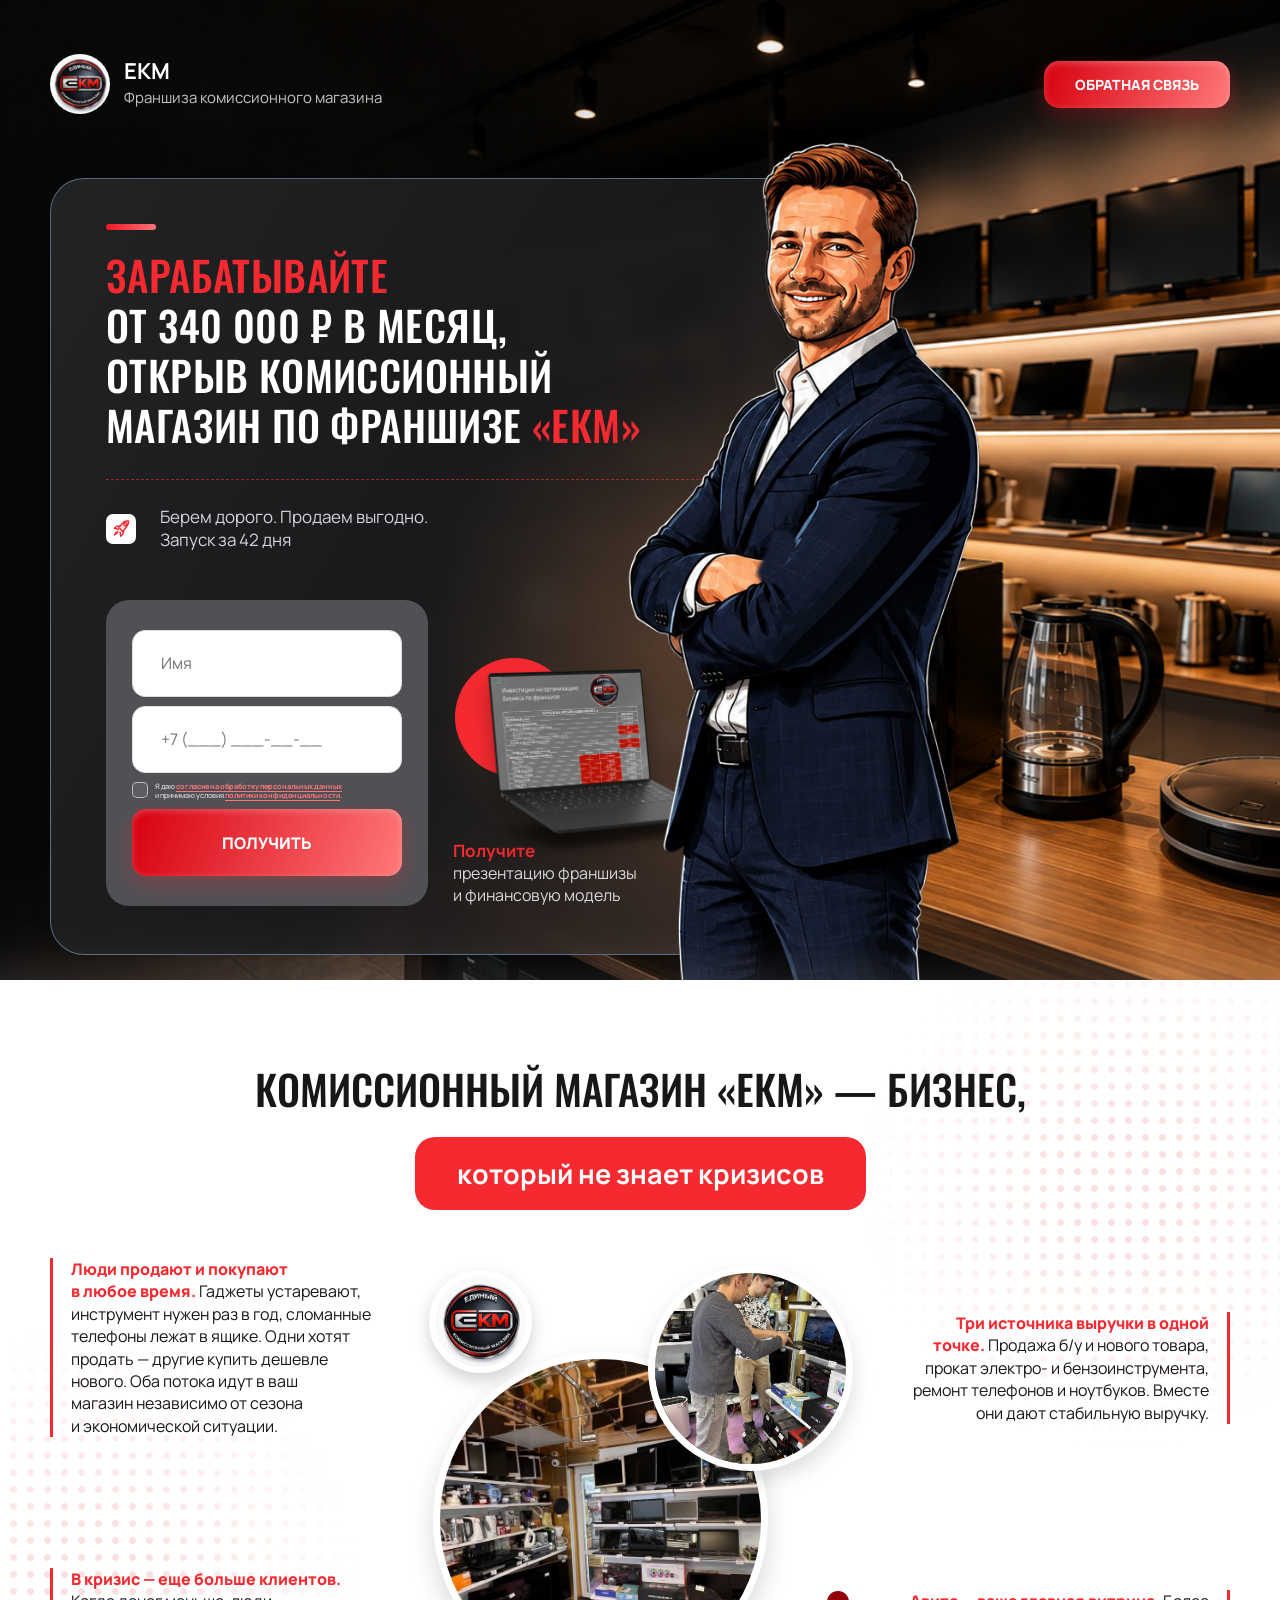
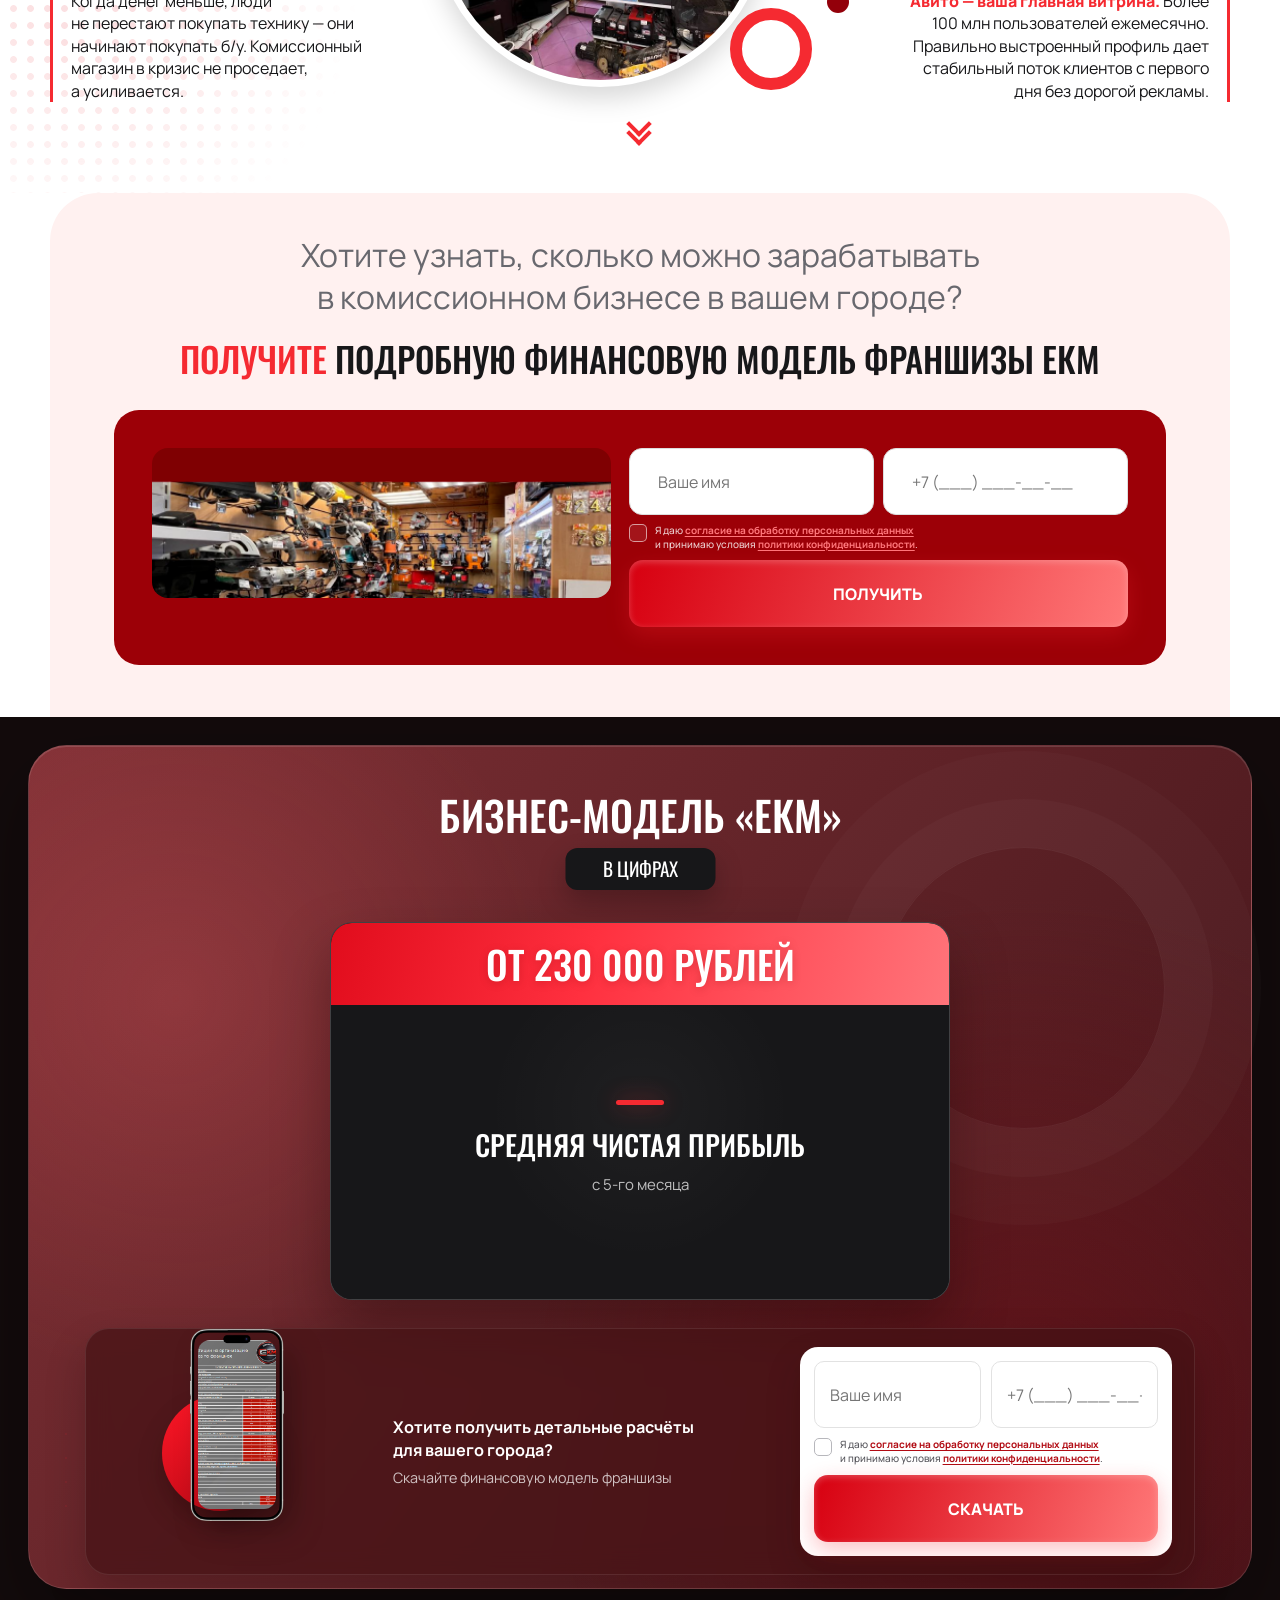
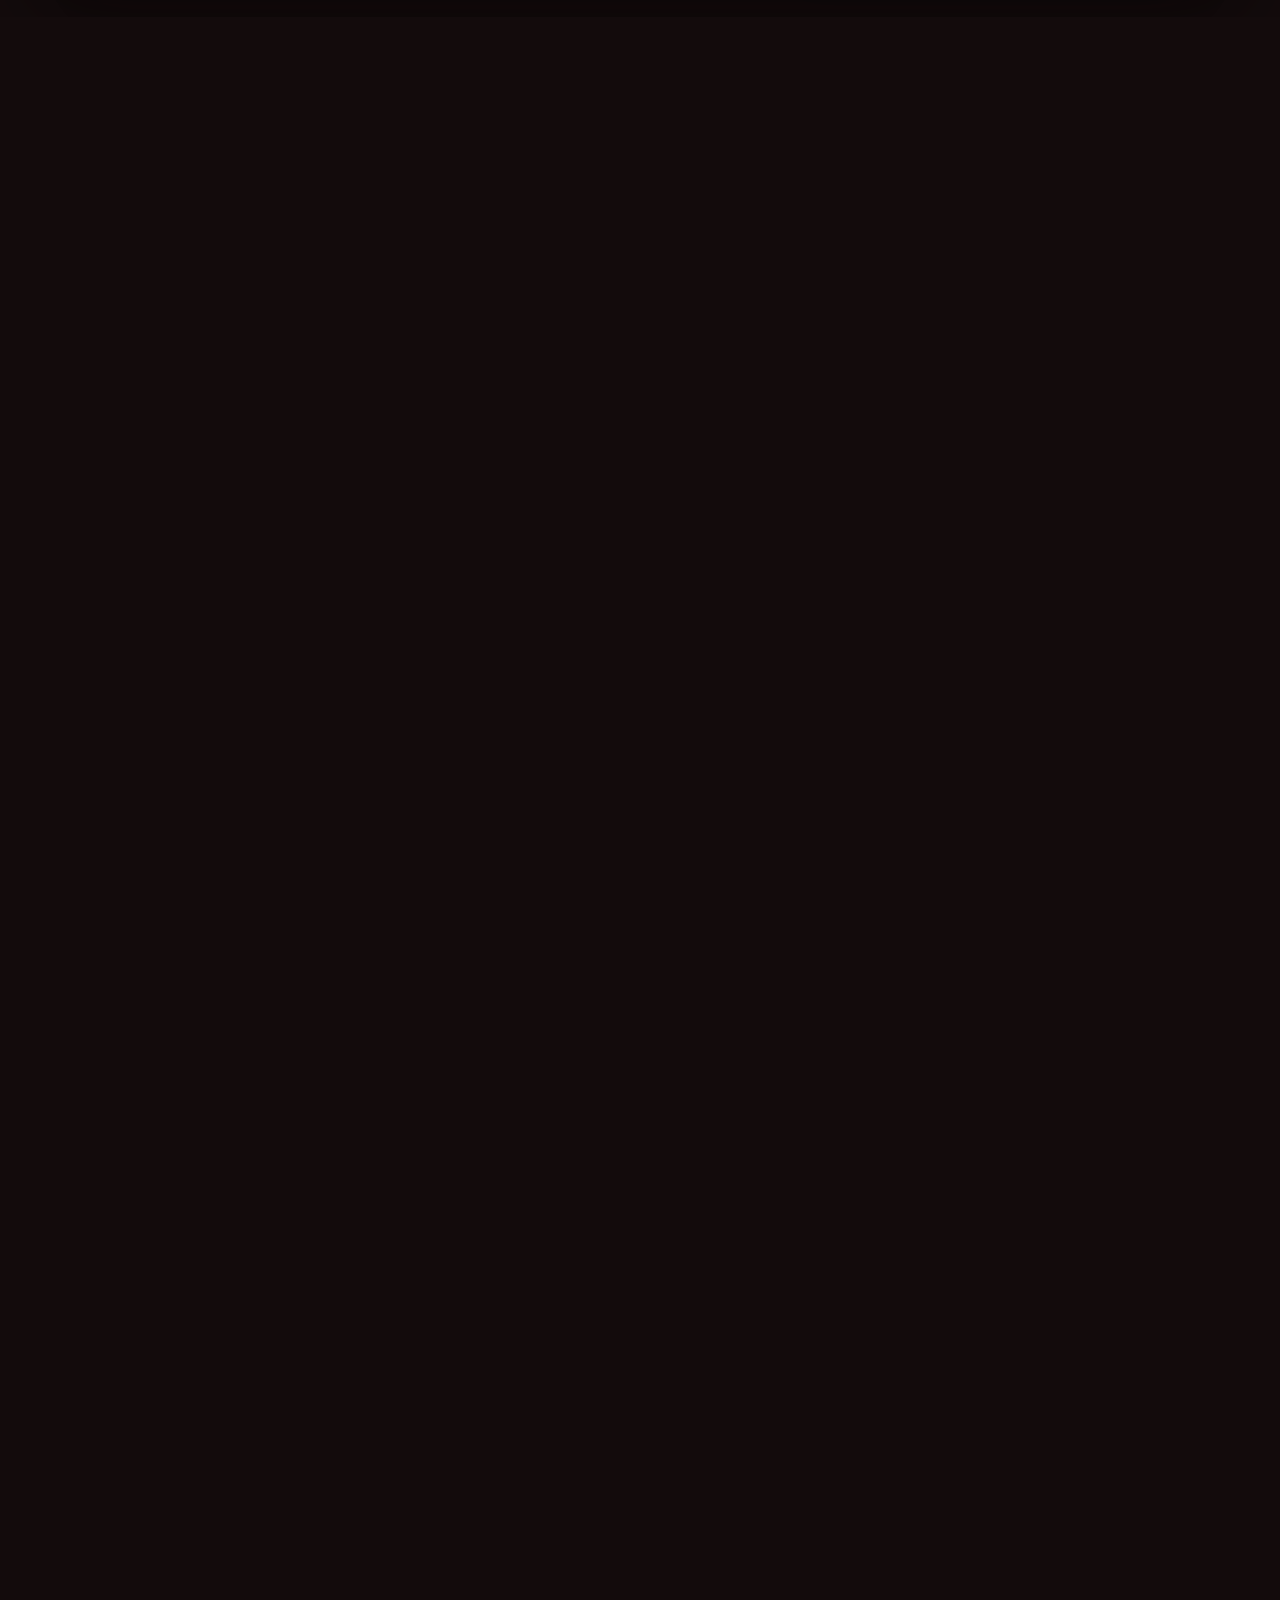
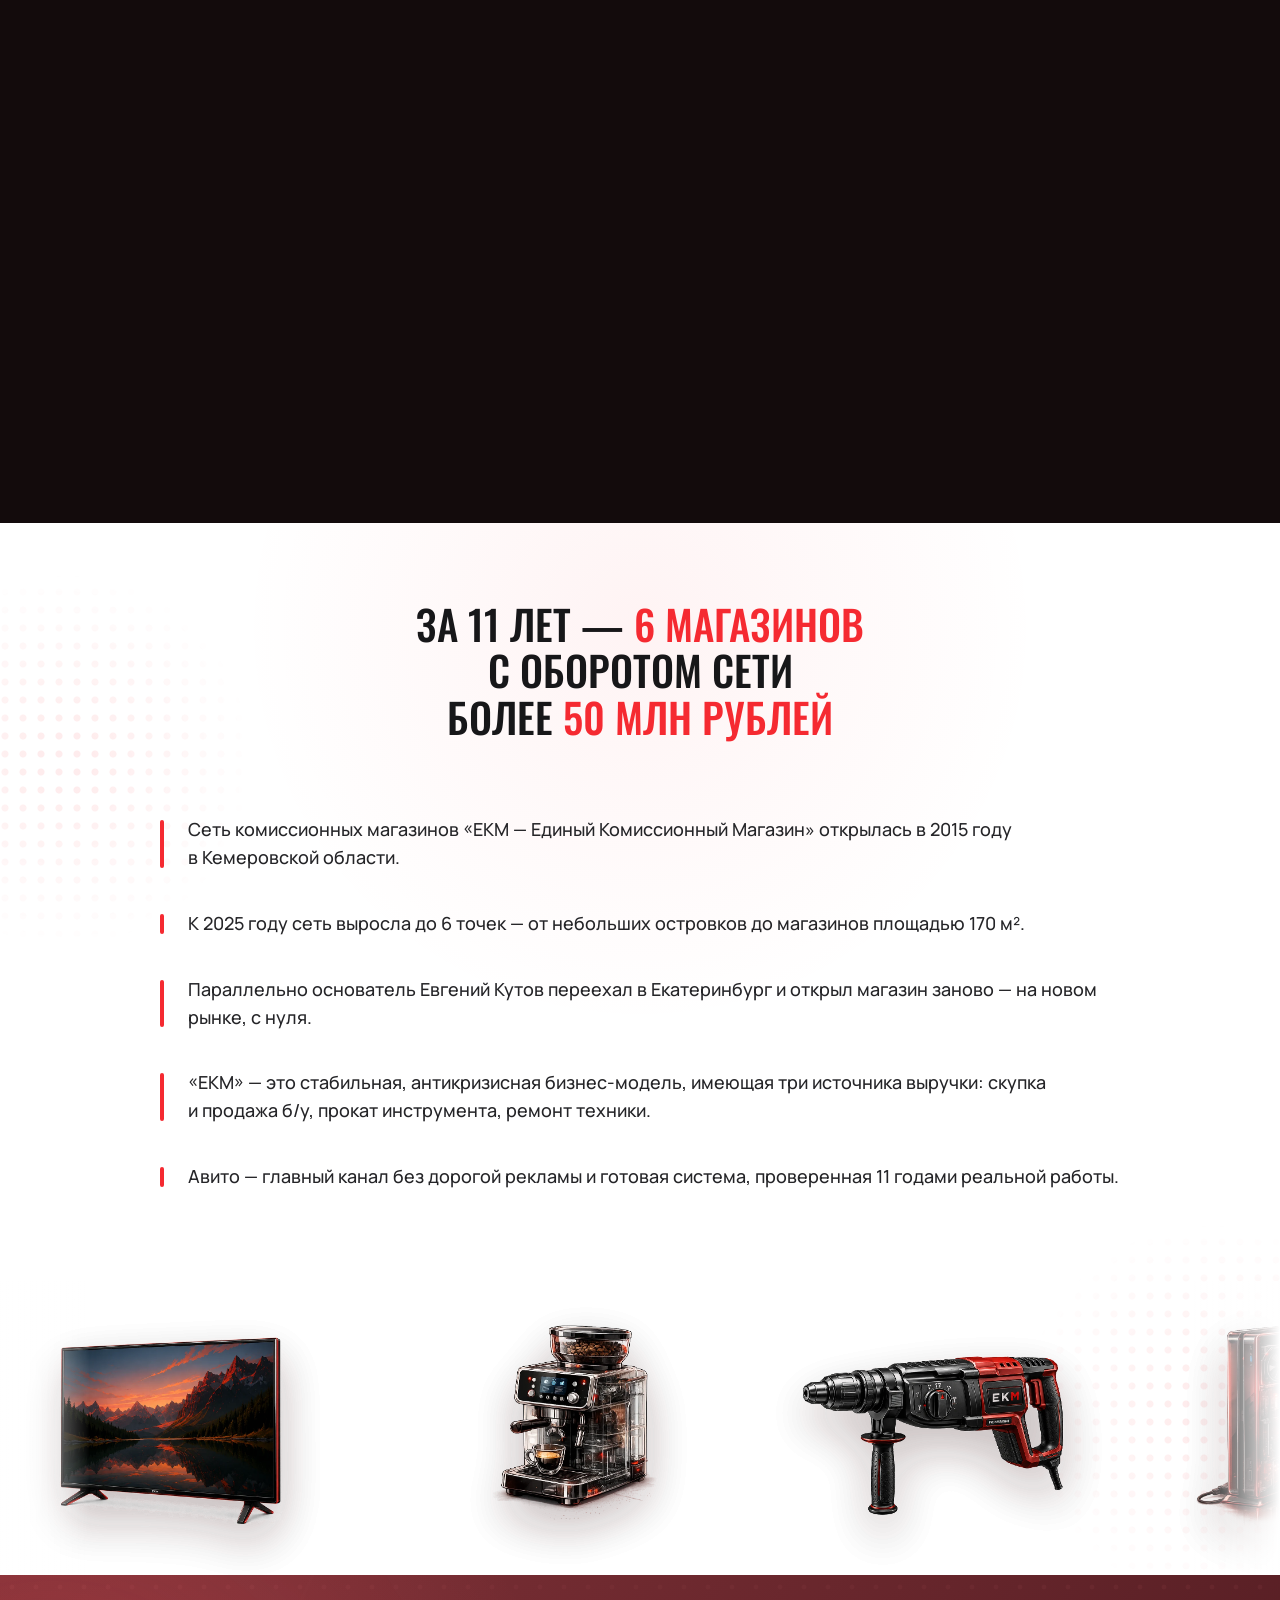
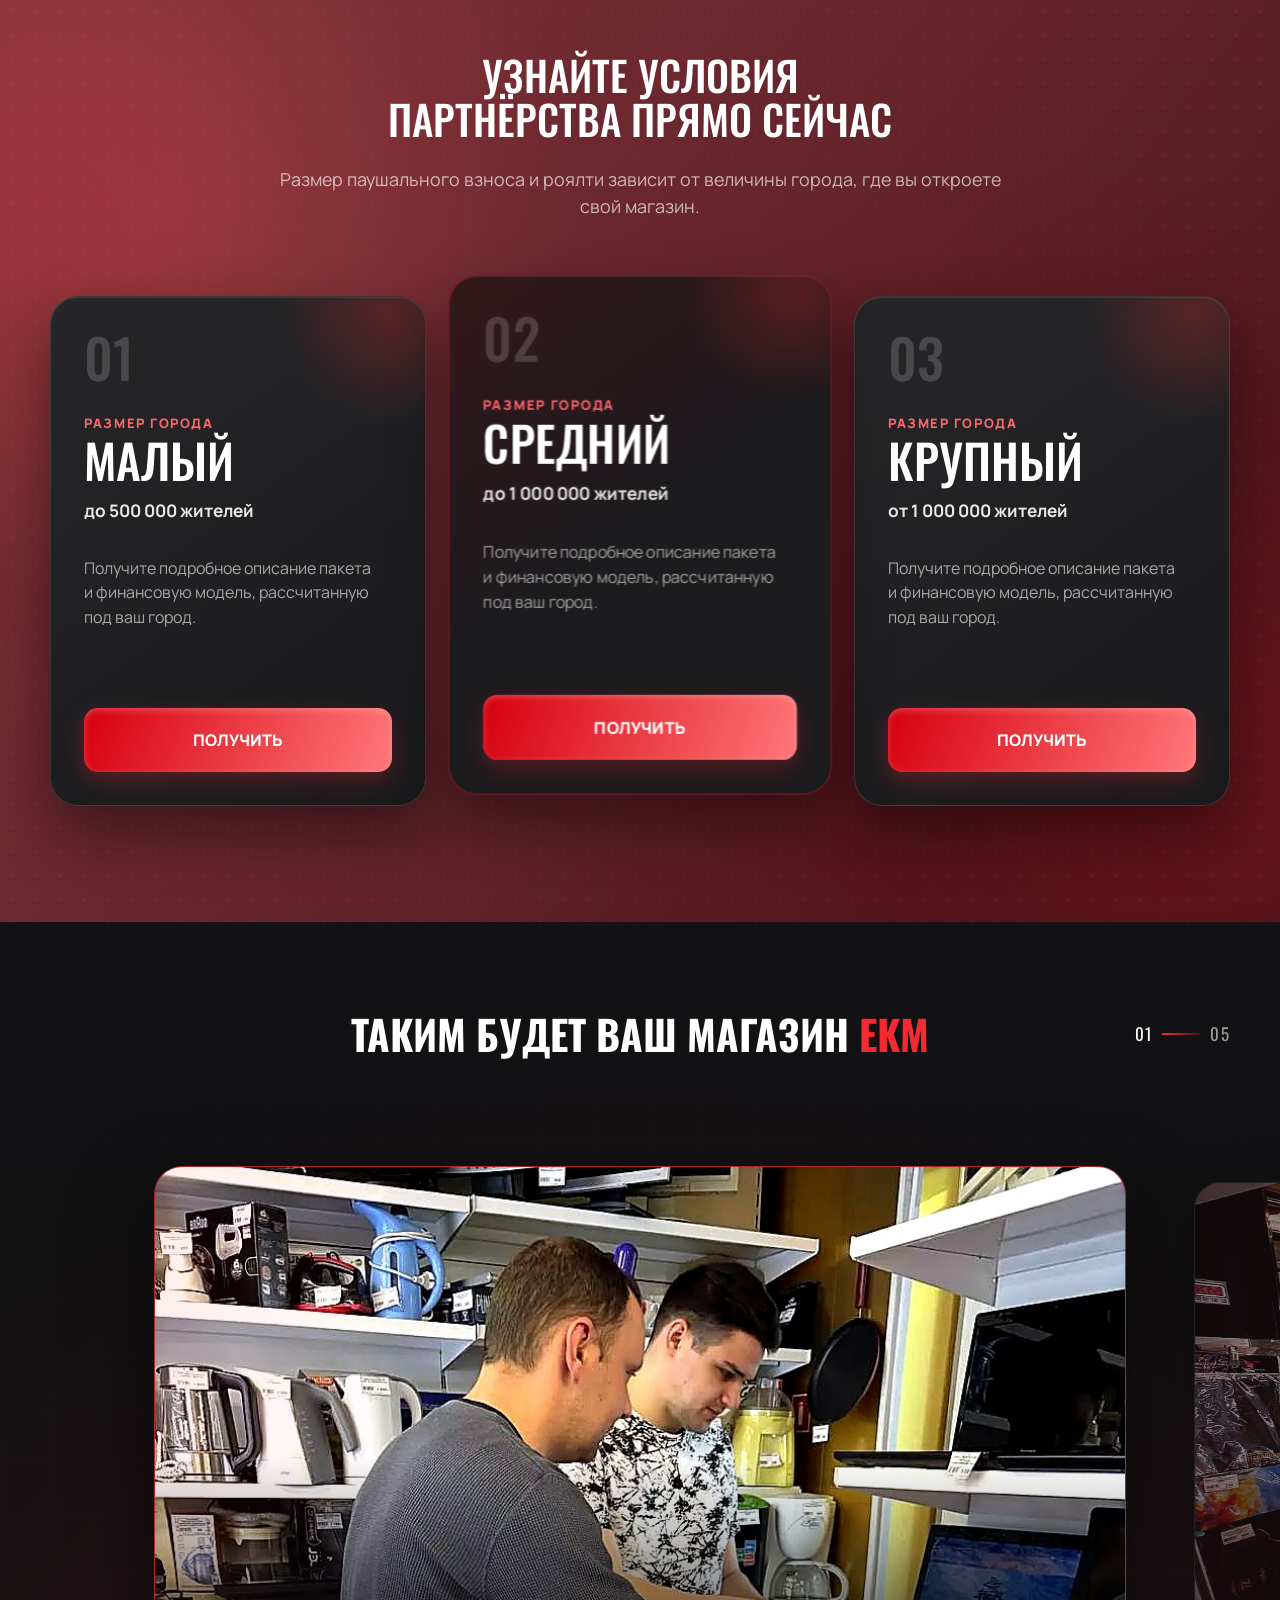
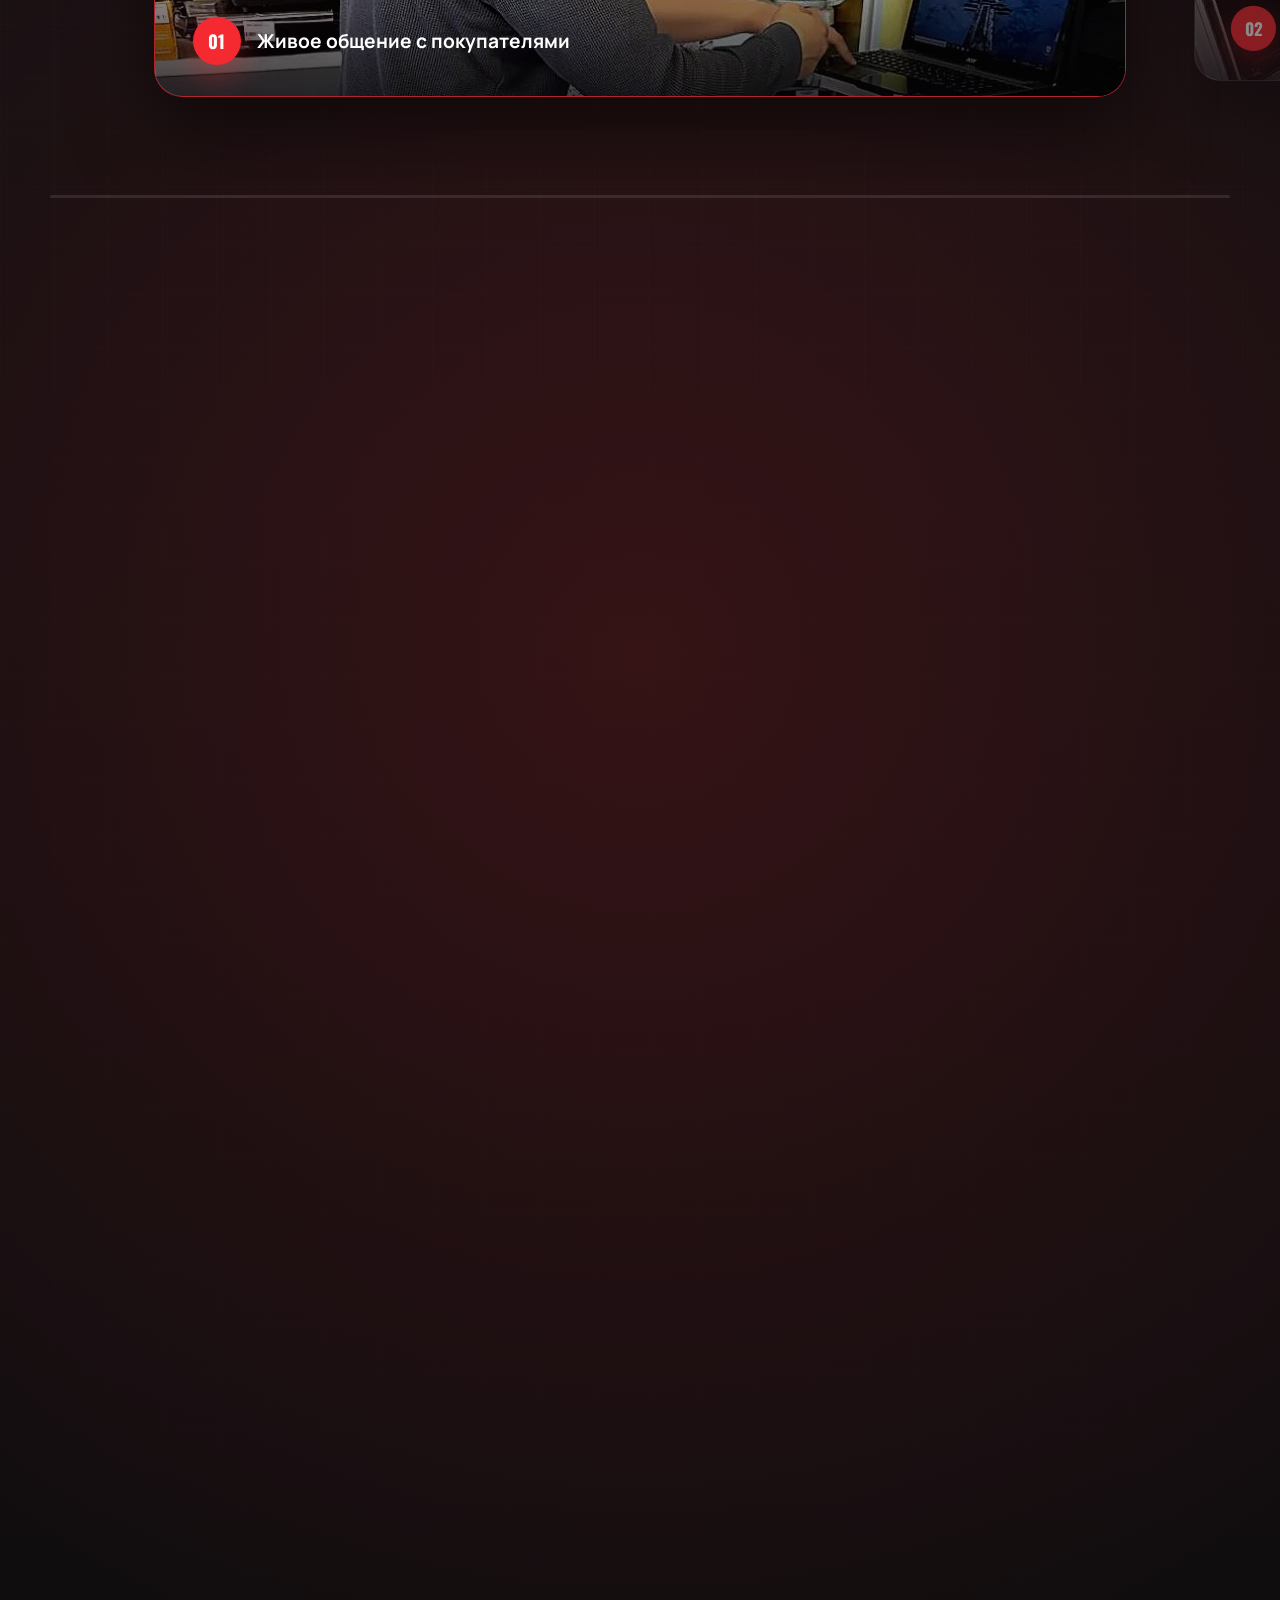
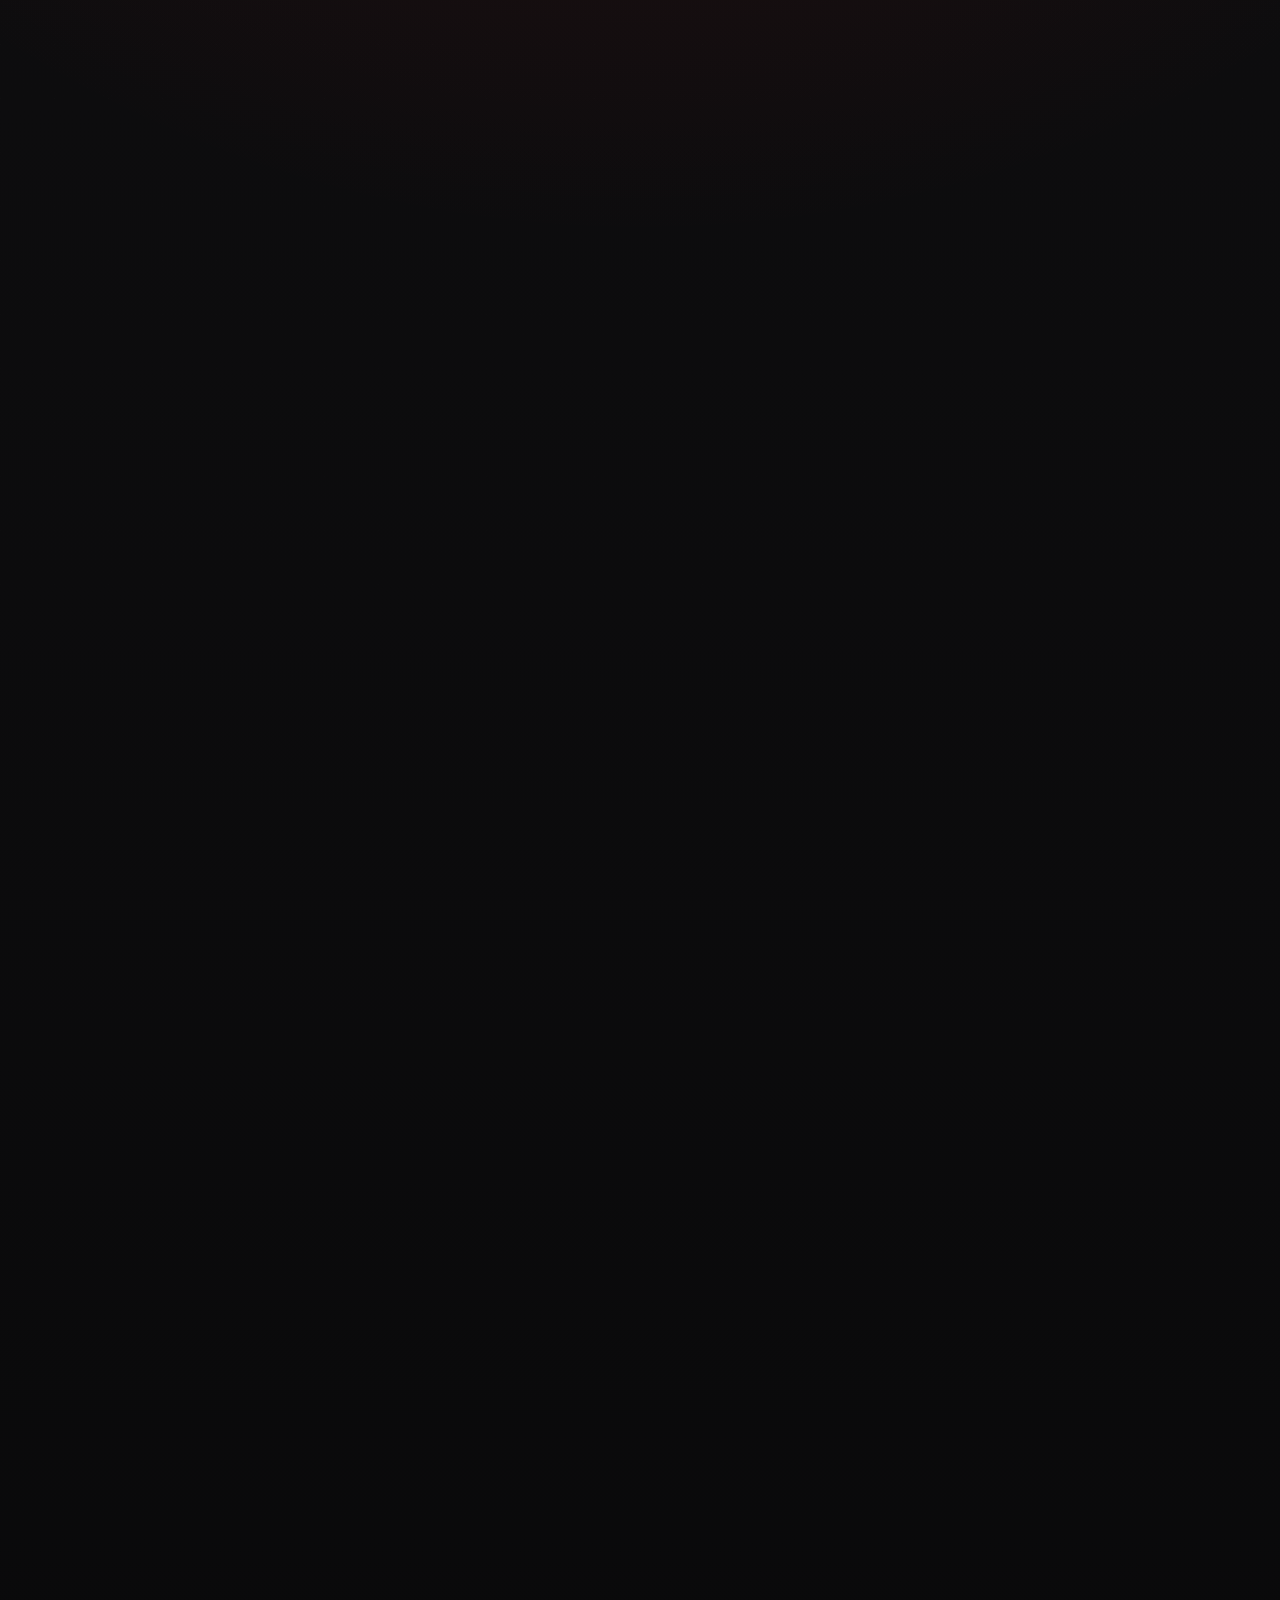
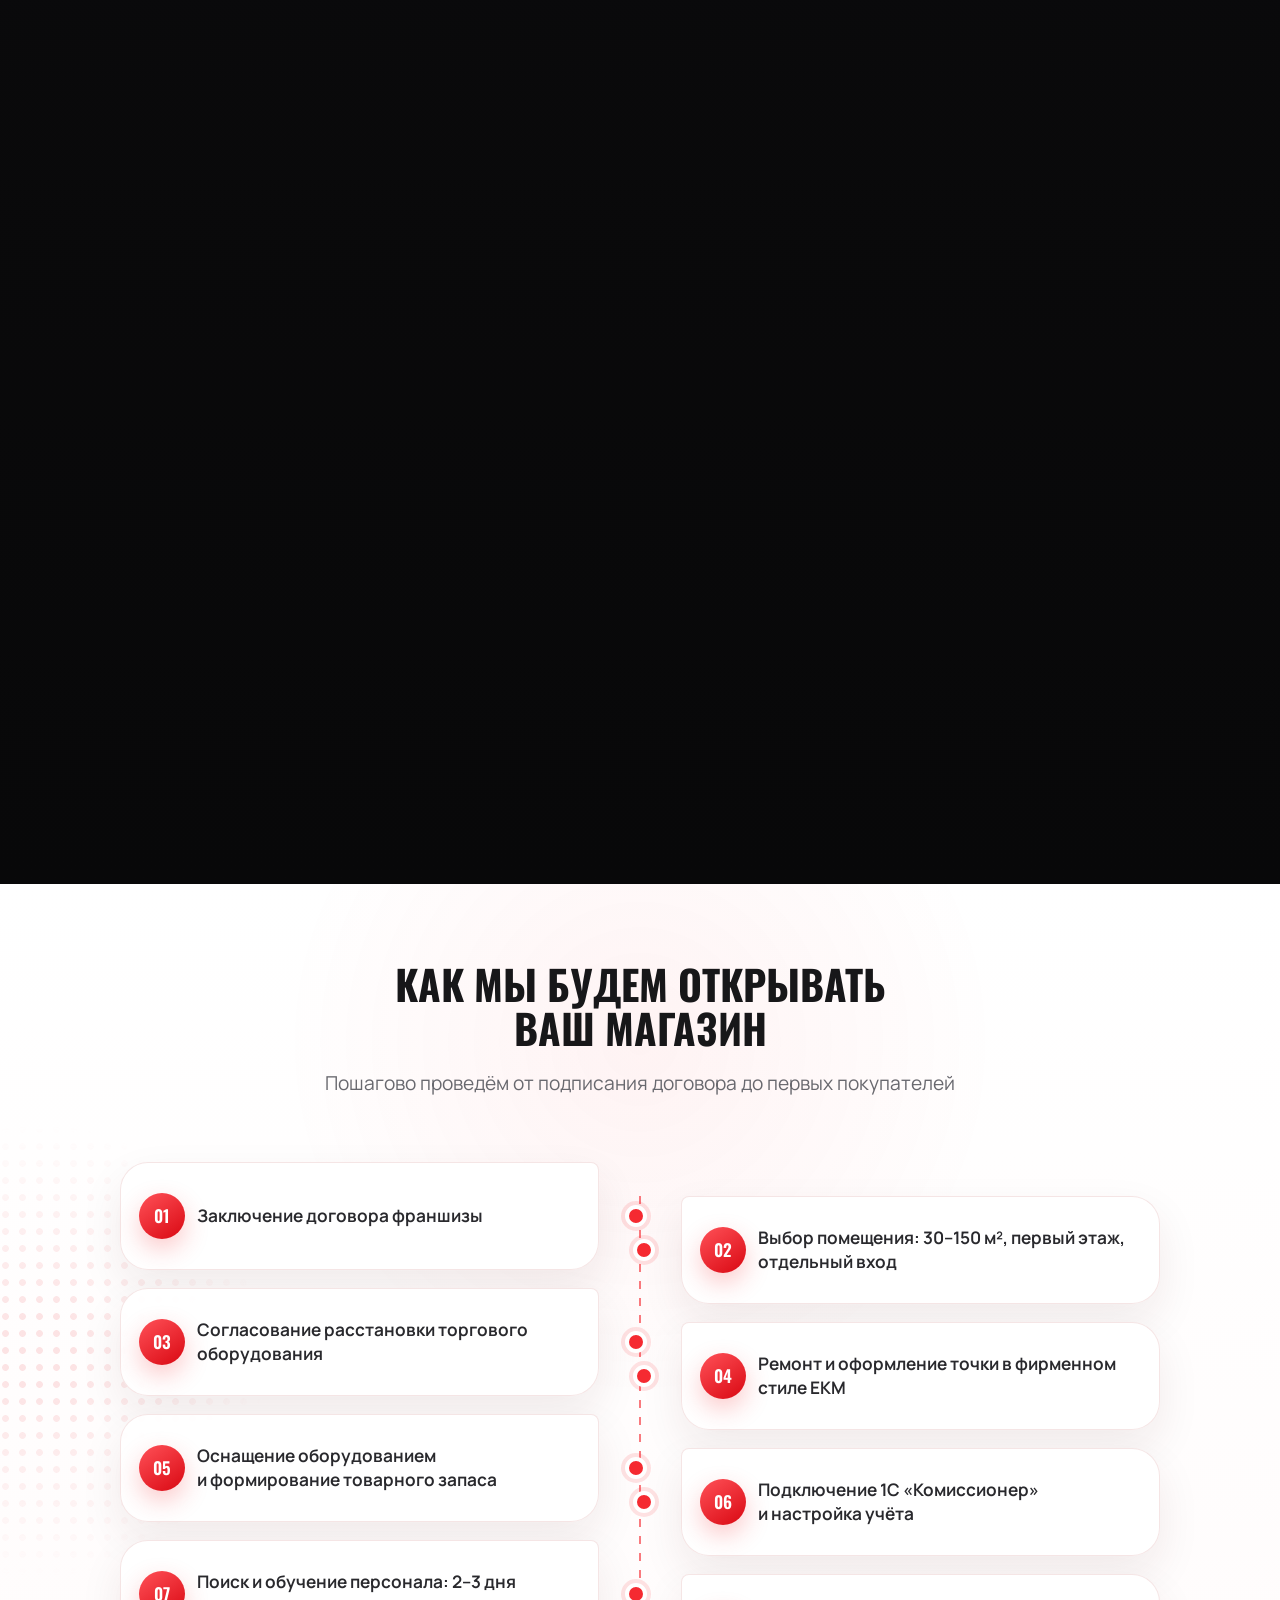
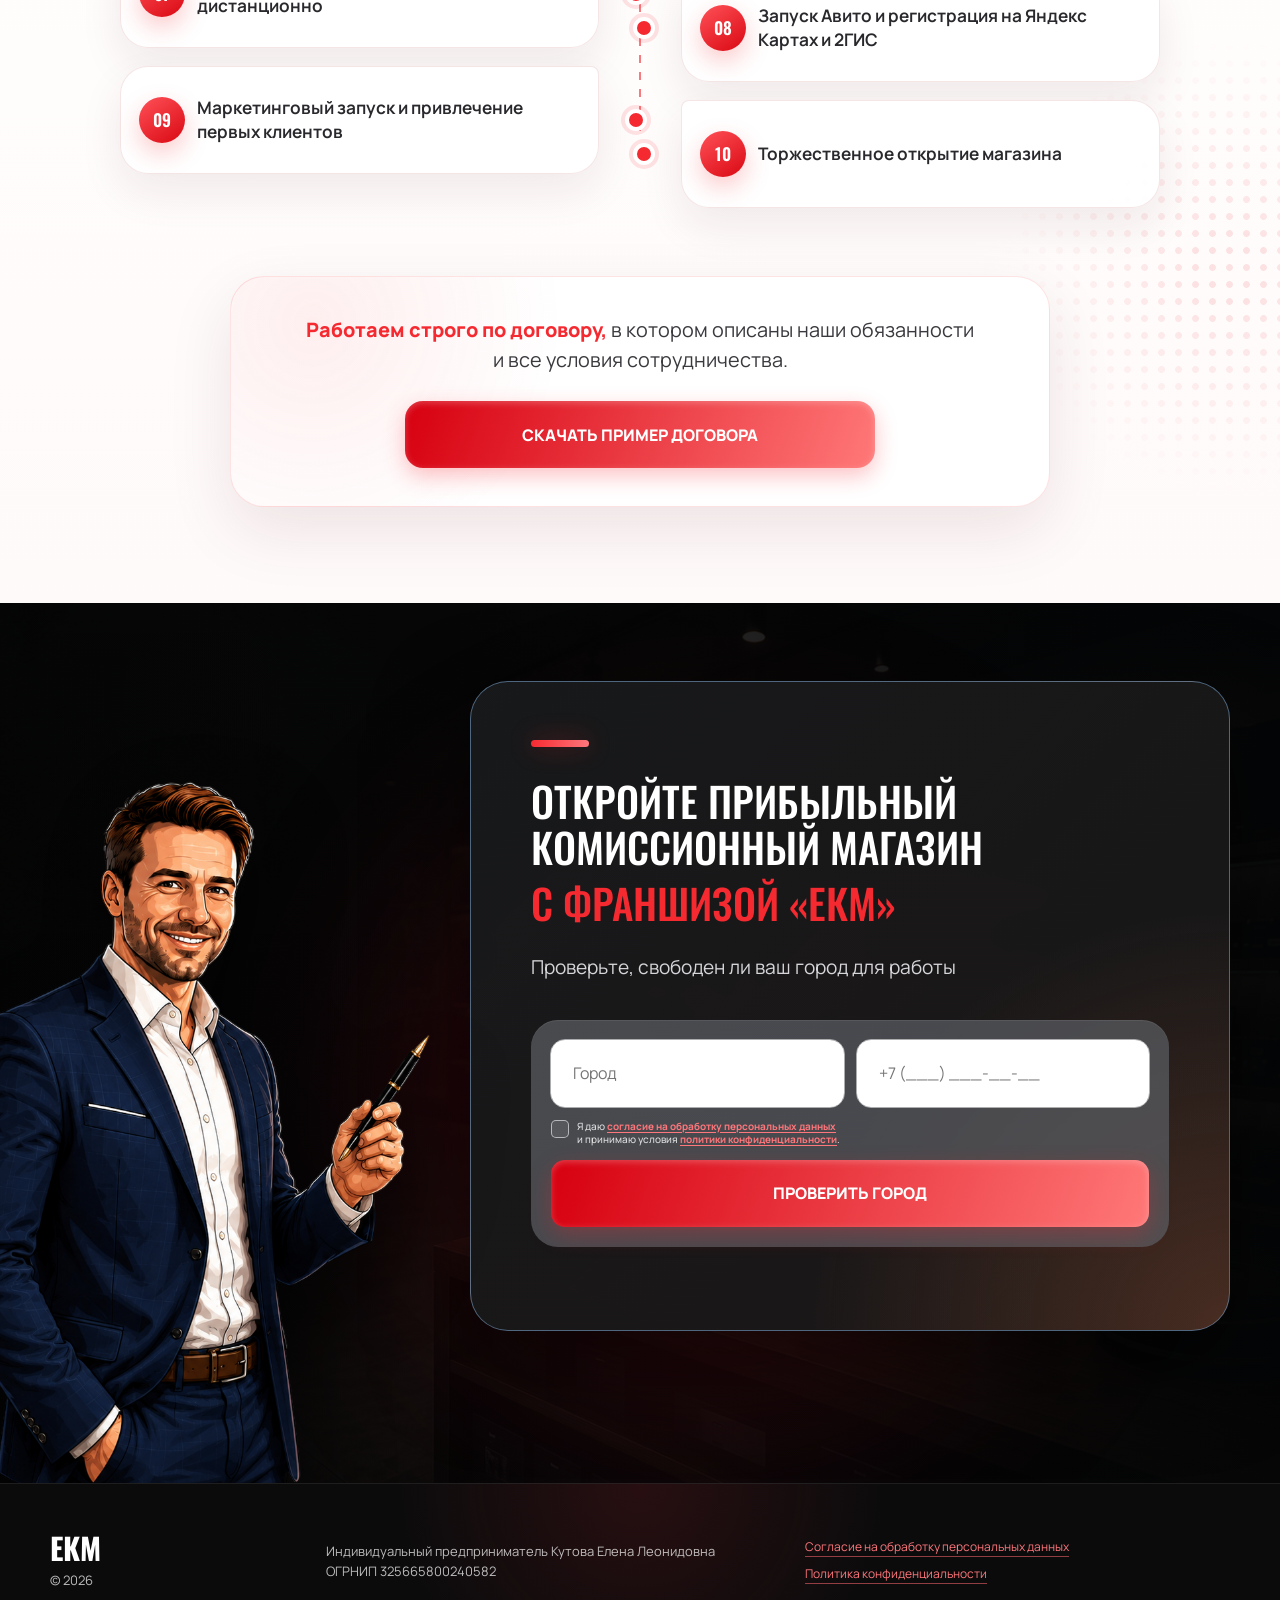
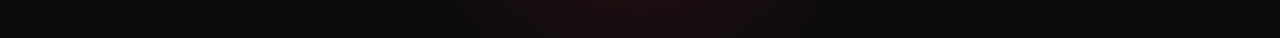
<file: index.html>
<!doctype html>
<html lang="ru">
<head>
  <meta charset="UTF-8">
  <meta name="viewport" content="width=device-width, initial-scale=1.0">
  <meta name="description" content="Франшиза комиссионного магазина ЕКМ">
  <title>ЕКМ — франшиза комиссионного магазина</title>
  <link rel="preconnect" href="https://fonts.googleapis.com">
  <link rel="preconnect" href="https://fonts.gstatic.com" crossorigin>
  <link href="https://fonts.googleapis.com/css2?family=Manrope:wght@400;500;600;700;800&family=Oswald:wght@400;500;600&display=swap" rel="stylesheet">
  <link rel="stylesheet" href="styles.css">
</head>
<body>
  <main>
    <section class="hero" id="top">
      <div class="hero__visual" aria-hidden="true"></div>
      <div class="hero__fade" aria-hidden="true"></div>
      <div class="hero__man-track" aria-hidden="true">
        <img class="hero__man" src="assets/figma-man-hires-retouched.png?v=5" alt="">
      </div>
      <header class="header container">
        <a class="brand" href="#top" aria-label="ЕКМ — на главную">
          <img src="assets/figma-logo.jpg" alt="">
          <span><strong>ЕКМ</strong><small>Франшиза комиссионного магазина</small></span>
        </a>
        <a class="button button--small" href="#contact">Обратная связь</a>
      </header>

      <div class="hero__content container">
        <div class="offer reveal">
          <span class="offer__dash"></span>
          <h1>
            <span><em>Зарабатывайте</em></span>
            <span>от 340 000 ₽ в месяц,</span>
            <span>открыв комиссионный</span>
            <span>магазин по франшизе <em>«ЕКМ»</em></span>
          </h1>
          <div class="offer__promise">
            <span class="promise-icon" aria-hidden="true">
              <svg viewBox="0 0 32 32" focusable="false">
                <path d="M19.1 5.8c2.7-1.7 5.6-1.8 7.1-1.7.1 1.6 0 4.5-1.7 7.2l-6.2 9.4-6.5-6.5 7.3-8.4Z"/>
                <path d="m13.3 12.5-5.1.5-3.1 3.1 6.2 1.3m8.2 2.1-1 5.2-3.1 3.1-1.3-6.2"/>
                <circle cx="21.5" cy="9.3" r="2.3"/>
                <path d="M10.8 21.2c-1.8.3-3.9 1.7-5 4.9 3.2-1.1 4.6-3.2 4.9-5"/>
              </svg>
            </span>
            <p>Берем дорого. Продаем выгодно.<br>Запуск за 42 дня</p>
          </div>

          <div class="offer__bottom">
            <form class="lead-form" data-form data-form-name="Первый экран — презентация франшизы">
              <label><span>Ваше имя</span><input name="name" type="text" placeholder="Имя" required></label>
              <label><span>Телефон</span><input name="phone" type="tel" placeholder="+7 (___) ___-__-__" inputmode="numeric" autocomplete="tel" maxlength="18" required></label>
              <button class="button" type="submit">Получить</button>
              <p class="form-status" aria-live="polite"></p>
            </form>

            <div class="present">
              <div class="present__art">
                <span class="present__circle present__circle--large"></span>
                <span class="present__circle present__circle--small"></span>
                <img src="assets/figma-laptop.png" alt="Финансовая модель франшизы ЕКМ на ноутбуке">
              </div>
              <p><strong>Получите</strong><br>презентацию франшизы<br>и финансовую модель</p>
            </div>
          </div>
        </div>
      </div>
    </section>

    <section class="business">
      <div class="dot-field dot-field--left" aria-hidden="true"></div>
      <div class="dot-field dot-field--right" aria-hidden="true"></div>
      <div class="container">
        <div class="section-heading reveal">
          <h2><span>Комиссионный магазин</span> <span>«ЕКМ» — бизнес,</span></h2>
          <span>который не знает кризисов</span>
        </div>

        <div class="business__grid">
          <article class="fact fact--one reveal">
            <p><strong>Люди продают и покупают<br>в любое время.</strong> Гаджеты устаревают, инструмент нужен раз в год, сломанные телефоны лежат в ящике. Одни хотят продать — другие купить дешевле нового. Оба потока идут в ваш магазин независимо от сезона и экономической ситуации.</p>
          </article>

          <article class="fact fact--two reveal">
            <p><strong>Три источника выручки в одной точке.</strong> Продажа б/у и нового товара, прокат электро- и бензоинструмента, ремонт телефонов и ноутбуков. Вместе они дают стабильную выручку.</p>
          </article>

          <div class="business__photo reveal">
            <img class="business__main-photo" src="assets/figma-store.jpg" alt="Комиссионный магазин ЕКМ">
            <img class="business__people-photo" src="assets/figma-people.jpg" alt="Работа с покупателями">
            <img class="business__logo" src="assets/figma-logo.jpg" alt="ЕКМ">
            <span class="ring ring--large"></span>
            <span class="ring ring--small"></span>
          </div>

          <article class="fact fact--three reveal">
            <p><strong>В кризис — еще больше клиентов.</strong> Когда денег меньше, люди не перестают покупать технику — они начинают покупать б/у. Комиссионный магазин в кризис не проседает, а усиливается.</p>
          </article>

          <article class="fact fact--four reveal">
            <p><strong>Авито — ваша главная витрина.</strong> Более 100 млн пользователей ежемесячно. Правильно выстроенный профиль дает стабильный поток клиентов с первого дня без дорогой рекламы.</p>
          </article>
        </div>

        <a class="scroll-cue" href="#contact" aria-label="Перейти к форме">
          <span></span><span></span>
        </a>
      </div>
    </section>

    <section class="contact container" id="contact">
      <div class="contact__card reveal">
        <p>Хотите узнать, сколько можно зарабатывать <span class="keep-together">в комиссионном бизнесе</span> <span class="keep-together">в вашем городе?</span></p>
        <h2><em>Получите</em> подробную финансовую модель франшизы ЕКМ</h2>
        <div class="contact__panel">
          <img src="assets/store-strip.png" alt="Ассортимент магазина ЕКМ">
          <form class="lead-form lead-form--wide" data-form data-form-name="Финансовая модель франшизы">
            <label><span>Ваше имя</span><input name="name" type="text" placeholder="Ваше имя" required></label>
            <label><span>Телефон</span><input name="phone" type="tel" placeholder="+7 (___) ___-__-__" inputmode="numeric" autocomplete="tel" maxlength="18" required></label>
            <button class="button" type="submit">Получить</button>
            <p class="form-status" aria-live="polite"></p>
          </form>
        </div>
      </div>
    </section>

    <section class="numbers-stack" id="numbers" aria-labelledby="numbers-title">
      <div class="numbers-stack__sticky">
        <div class="numbers-stack__backdrop" aria-hidden="true"></div>
        <div class="numbers-stack__stage container">
          <div class="numbers-stack__heading">
            <h2 id="numbers-title">Бизнес-модель «ЕКМ»</h2>
            <span>в цифрах</span>
          </div>

          <img class="numbers-stack__man" src="assets/figma-third-man.png" alt="" aria-hidden="true">

          <div class="numbers-stack__cards" aria-label="Показатели франшизы">
            <article class="number-card" data-stack-card>
              <h3>От 230 000 рублей</h3>
              <div class="number-card__body">
                <strong>средняя чистая прибыль</strong>
                <p>с 5-го месяца</p>
              </div>
            </article>

            <article class="number-card" data-stack-card>
              <h3>От 24%</h3>
              <div class="number-card__body">
                <strong>рентабельность</strong>
                <p>по чистой прибыли</p>
              </div>
            </article>

            <article class="number-card" data-stack-card>
              <h3>42 дня</h3>
              <div class="number-card__body">
                <strong>от договора</strong>
                <p>до открытия</p>
              </div>
            </article>

            <article class="number-card" data-stack-card>
              <h3>1 621 000 рублей</h3>
              <div class="number-card__body">
                <strong>инвестиций требуется</strong>
                <p>для старта</p>
              </div>
            </article>
          </div>

          <div class="numbers-stack__footer">
            <div class="numbers-stack__model">
              <span class="numbers-stack__model-circle" aria-hidden="true"></span>
              <div class="numbers-stack__phone">
                <img class="numbers-stack__phone-screen" src="assets/figma-third-finance.png" alt="Финансовая модель франшизы ЕКМ">
                <img class="numbers-stack__phone-frame" src="assets/figma-third-phone.png" alt="" aria-hidden="true">
              </div>
              <svg class="numbers-stack__arrow" viewBox="0 0 170 90" aria-hidden="true">
                <path class="numbers-stack__arrow-line" d="M4 42C27 38 37 23 60 24C87 25 101 43 94 62C87 81 57 79 51 59C45 39 66 26 91 27C119 28 145 42 159 61"/>
                <path class="numbers-stack__arrow-head" d="m151 57 9 5-2-10"/>
              </svg>
            </div>

            <p class="numbers-stack__copy">
              <strong>Хотите получить детальные расчёты для вашего города?</strong>
              Скачайте финансовую модель франшизы
            </p>

            <form class="numbers-stack__form" data-form data-form-name="Бизнес-модель ЕКМ в цифрах">
              <label><span>Ваше имя</span><input name="name" type="text" placeholder="Ваше имя" required></label>
              <label><span>Телефон</span><input name="phone" type="tel" placeholder="+7 (___) ___-__-__" inputmode="numeric" autocomplete="tel" maxlength="18" required></label>
              <button class="button" type="submit">Скачать</button>
              <p class="form-status" aria-live="polite"></p>
            </form>
          </div>
        </div>
      </div>
    </section>

    <section class="legacy-about" id="legacy" aria-labelledby="legacy-title">
      <div class="legacy-about__dots legacy-about__dots--left" aria-hidden="true"></div>
      <div class="legacy-about__dots legacy-about__dots--right" aria-hidden="true"></div>
      <div class="legacy-about__content container">
        <h2 id="legacy-title">
          <span>За 11 лет — <em>6 магазинов</em></span>
          <span>с оборотом сети</span>
          <span>более <em>50 млн рублей</em></span>
        </h2>

        <div class="legacy-about__text">
          <p>Сеть комиссионных магазинов «ЕКМ — Единый Комиссионный Магазин» открылась в 2015 году в Кемеровской области.</p>
          <p>К 2025 году сеть выросла до 6 точек — от небольших островков до магазинов площадью 170 м².</p>
          <p>Параллельно основатель Евгений Кутов переехал в Екатеринбург и открыл магазин заново — на новом рынке, с нуля.</p>
          <p>«ЕКМ» — это стабильная, антикризисная бизнес-модель, имеющая три источника выручки: скупка и продажа б/у, прокат инструмента, ремонт техники.</p>
          <p>Авито — главный канал без дорогой рекламы и готовая система, проверенная 11 годами реальной работы.</p>
        </div>
      </div>
      <div class="legacy-about__carousel" aria-hidden="true">
        <div class="legacy-about__track legacy-about__track--first">
          <img class="legacy-about__object legacy-about__object--tv" src="assets/immersive-tv.webp" alt="">
          <img class="legacy-about__object legacy-about__object--coffee" src="assets/immersive-coffee.webp" alt="">
          <img class="legacy-about__object legacy-about__object--drill" src="assets/immersive-drill.webp" alt="">
          <img class="legacy-about__object legacy-about__object--console" src="assets/immersive-console.webp" alt="">
        </div>
        <div class="legacy-about__track legacy-about__track--second">
          <img class="legacy-about__object legacy-about__object--tv" src="assets/immersive-tv.webp" alt="">
          <img class="legacy-about__object legacy-about__object--coffee" src="assets/immersive-coffee.webp" alt="">
          <img class="legacy-about__object legacy-about__object--drill" src="assets/immersive-drill.webp" alt="">
          <img class="legacy-about__object legacy-about__object--console" src="assets/immersive-console.webp" alt="">
        </div>
      </div>
    </section>

    <section class="partnership" id="partnership" aria-labelledby="partnership-title">
      <div class="partnership__glow partnership__glow--one" aria-hidden="true"></div>
      <div class="partnership__glow partnership__glow--two" aria-hidden="true"></div>
      <div class="partnership__content container">
        <div class="partnership__heading">
          <h2 id="partnership-title">Узнайте условия<br>партнёрства прямо сейчас</h2>
          <p>Размер паушального взноса и роялти зависит от величины города, где вы откроете свой магазин.</p>
        </div>

        <div class="partnership__viewport" aria-label="Пакеты партнерства">
          <div class="partnership__cards">
            <article class="partnership-card" data-package="Малый город">
              <span class="partnership-card__index">01</span>
              <div>
                <p class="partnership-card__eyebrow">Размер города</p>
                <h3>Малый</h3>
                <strong>до 500 000 жителей</strong>
              </div>
              <p>Получите подробное описание пакета и финансовую модель, рассчитанную под ваш город.</p>
              <button class="button partnership-card__button" type="button" data-open-partnership>Получить</button>
            </article>

            <article class="partnership-card partnership-card--featured" data-package="Средний город">
              <span class="partnership-card__index">02</span>
              <div>
                <p class="partnership-card__eyebrow">Размер города</p>
                <h3>Средний</h3>
                <strong>до 1 000 000 жителей</strong>
              </div>
              <p>Получите подробное описание пакета и финансовую модель, рассчитанную под ваш город.</p>
              <button class="button partnership-card__button" type="button" data-open-partnership>Получить</button>
            </article>

            <article class="partnership-card" data-package="Крупный город">
              <span class="partnership-card__index">03</span>
              <div>
                <p class="partnership-card__eyebrow">Размер города</p>
                <h3>Крупный</h3>
                <strong>от 1 000 000 жителей</strong>
              </div>
              <p>Получите подробное описание пакета и финансовую модель, рассчитанную под ваш город.</p>
              <button class="button partnership-card__button" type="button" data-open-partnership>Получить</button>
            </article>
          </div>
        </div>
        <p class="partnership__swipe-hint">Листайте карточки влево и вправо</p>
      </div>
    </section>

    <section class="store-gallery" id="store-gallery" aria-labelledby="store-gallery-title">
      <div class="store-gallery__sticky">
        <div class="store-gallery__heading container">
          <h2 id="store-gallery-title">Таким будет ваш магазин <em>ЕКМ</em></h2>
          <div class="store-gallery__status" aria-live="polite">
            <span data-gallery-current>01</span>
            <i></i>
            <span>05</span>
          </div>
        </div>

        <div class="store-gallery__viewport">
          <div class="store-gallery__track">
            <figure class="store-gallery__slide is-active" data-gallery-slide>
              <img src="assets/store-gallery-01.jpg" alt="Консультация покупателя в магазине ЕКМ">
              <figcaption><span>01</span>Живое общение с покупателями</figcaption>
            </figure>
            <figure class="store-gallery__slide" data-gallery-slide>
              <img src="assets/store-gallery-02.jpg" alt="Торговый зал комиссионного магазина ЕКМ">
              <figcaption><span>02</span>Полноценный торговый зал</figcaption>
            </figure>
            <figure class="store-gallery__slide" data-gallery-slide>
              <img src="assets/store-gallery-03.jpg" alt="Выдача товара покупателю в магазине ЕКМ">
              <figcaption><span>03</span>Техника на любой запрос</figcaption>
            </figure>
            <figure class="store-gallery__slide" data-gallery-slide>
              <img src="assets/store-gallery-04.jpg" alt="Отдел электроинструмента в магазине ЕКМ">
              <figcaption><span>04</span>Большой выбор инструмента</figcaption>
            </figure>
            <figure class="store-gallery__slide" data-gallery-slide>
              <img src="assets/store-gallery-05.jpg" alt="Витрины и ассортимент магазина ЕКМ">
              <figcaption><span>05</span>Готовый магазин ЕКМ</figcaption>
            </figure>
          </div>
        </div>

        <div class="store-gallery__progress" aria-hidden="true">
          <span data-gallery-progress></span>
        </div>
      </div>
    </section>

    <section class="opening-roadmap" id="opening-roadmap" aria-labelledby="opening-roadmap-title">
      <div class="opening-roadmap__dots opening-roadmap__dots--left" aria-hidden="true"></div>
      <div class="opening-roadmap__dots opening-roadmap__dots--right" aria-hidden="true"></div>

      <div class="opening-roadmap__content container">
        <div class="opening-roadmap__heading reveal">
          <h2 id="opening-roadmap-title">Как мы будем открывать<br>ваш магазин</h2>
          <p>Пошагово проведём от подписания договора до первых покупателей</p>
        </div>

        <ol class="opening-roadmap__list">
          <li class="opening-roadmap__item reveal">
            <article class="opening-roadmap__card">
              <span>01</span>
              <p>Заключение договора франшизы</p>
            </article>
          </li>
          <li class="opening-roadmap__item reveal">
            <article class="opening-roadmap__card">
              <span>02</span>
              <p>Выбор помещения: 30–150 м², первый этаж, отдельный вход</p>
            </article>
          </li>
          <li class="opening-roadmap__item reveal">
            <article class="opening-roadmap__card">
              <span>03</span>
              <p>Согласование расстановки торгового оборудования</p>
            </article>
          </li>
          <li class="opening-roadmap__item reveal">
            <article class="opening-roadmap__card">
              <span>04</span>
              <p>Ремонт и оформление точки в фирменном стиле ЕКМ</p>
            </article>
          </li>
          <li class="opening-roadmap__item reveal">
            <article class="opening-roadmap__card">
              <span>05</span>
              <p>Оснащение оборудованием и формирование товарного запаса</p>
            </article>
          </li>
          <li class="opening-roadmap__item reveal">
            <article class="opening-roadmap__card">
              <span>06</span>
              <p>Подключение 1С «Комиссионер» и настройка учёта</p>
            </article>
          </li>
          <li class="opening-roadmap__item reveal">
            <article class="opening-roadmap__card">
              <span>07</span>
              <p>Поиск и обучение персонала: 2–3 дня дистанционно</p>
            </article>
          </li>
          <li class="opening-roadmap__item reveal">
            <article class="opening-roadmap__card">
              <span>08</span>
              <p>Запуск Авито и регистрация на Яндекс Картах и 2ГИС</p>
            </article>
          </li>
          <li class="opening-roadmap__item reveal">
            <article class="opening-roadmap__card">
              <span>09</span>
              <p>Маркетинговый запуск и привлечение первых клиентов</p>
            </article>
          </li>
          <li class="opening-roadmap__item reveal">
            <article class="opening-roadmap__card">
              <span>10</span>
              <p>Торжественное открытие магазина</p>
            </article>
          </li>
        </ol>

        <div class="opening-roadmap__footer reveal" data-package="Пример договора франшизы">
          <p><strong>Работаем строго по договору,</strong> в котором описаны наши обязанности и все условия сотрудничества.</p>
          <button class="button opening-roadmap__button" type="button" data-open-partnership>
            Скачать пример договора
          </button>
        </div>
      </div>
    </section>

    <section class="final-cta" id="final-cta" aria-labelledby="final-cta-title">
      <div class="final-cta__background" aria-hidden="true"></div>
      <div class="final-cta__glow" aria-hidden="true"></div>

      <div class="final-cta__content container">
        <div class="final-cta__panel reveal">
          <span class="final-cta__accent" aria-hidden="true"></span>
          <h2 id="final-cta-title">
            Откройте прибыльный комиссионный магазин
            <strong>с франшизой «ЕКМ»</strong>
          </h2>
          <p>Проверьте, свободен ли ваш город для работы</p>

          <form class="final-cta__form" data-form data-form-name="Проверка доступности города">
            <label>
              <span>Ваш город</span>
              <input name="city" type="text" placeholder="Город" autocomplete="address-level2" required>
            </label>
            <label>
              <span>Телефон</span>
              <input name="phone" type="tel" placeholder="+7 (___) ___-__-__" inputmode="numeric" autocomplete="tel" maxlength="18" required>
            </label>
            <button class="button" type="submit">Проверить город</button>
            <p class="form-status" aria-live="polite"></p>
          </form>
        </div>

        <img class="final-cta__man" src="assets/figma-third-man.png" alt="" aria-hidden="true">
      </div>
    </section>

  </main>

  <footer class="site-footer">
    <div class="site-footer__content container">
      <div class="site-footer__identity">
        <strong>ЕКМ</strong>
        <span>© 2026</span>
      </div>
      <div class="site-footer__legal">
        <p>Индивидуальный предприниматель Кутова Елена Леонидовна</p>
        <p>ОГРНИП 325665800240582</p>
      </div>
      <div class="site-footer__links">
        <button type="button" data-open-legal="consent">Согласие на обработку персональных данных</button>
        <button type="button" data-open-legal="privacy">Политика конфиденциальности</button>
      </div>
    </div>
  </footer>

  <div class="partnership-modal" data-partnership-modal aria-hidden="true">
    <div class="partnership-modal__backdrop" data-close-partnership></div>
    <div class="partnership-modal__dialog" role="dialog" aria-modal="true" aria-labelledby="partnership-modal-title">
      <button class="partnership-modal__close" type="button" aria-label="Закрыть форму" data-close-partnership>×</button>
      <p class="partnership-modal__eyebrow">Получить материалы</p>
      <h2 id="partnership-modal-title">Условия партнёрства</h2>
      <p class="partnership-modal__package">Выбранный пакет: <strong data-selected-package>Средний город</strong></p>
      <form class="partnership-modal__form" data-partnership-form data-form-name="Условия партнёрства">
        <input type="hidden" name="package" data-package-input value="Средний город">
        <label>
          <span>Ваше имя</span>
          <input name="name" type="text" placeholder="Ваше имя" autocomplete="name" required>
        </label>
        <label>
          <span>Телефон</span>
          <input name="phone" type="tel" placeholder="+7 (___) ___-__-__" inputmode="numeric" autocomplete="tel" maxlength="18" required>
        </label>
        <button class="button" type="submit">Отправить заявку</button>
        <p class="form-status" aria-live="polite"></p>
      </form>
    </div>
  </div>

  <div class="legal-modal" data-legal-modal="consent" aria-hidden="true">
    <div class="legal-modal__backdrop" data-close-legal></div>
    <div class="legal-modal__dialog" role="dialog" aria-modal="true" aria-labelledby="legal-consent-title" tabindex="-1">
      <button class="legal-modal__close" type="button" aria-label="Закрыть документ" data-close-legal>×</button>
      <p class="legal-modal__eyebrow">Документ</p>
      <h2 id="legal-consent-title">Согласие на обработку персональных данных</h2>
      <div class="legal-modal__body">
        <p>Настоящим я, являясь субъектом персональных данных, свободно, своей волей и в своём интересе предоставляю Индивидуальному предпринимателю Кутовой Елене Леонидовне, ОГРНИП 325665800240582 (далее — Оператор), согласие на обработку моих персональных данных в соответствии с Федеральным законом от 27.07.2006 № 152-ФЗ «О персональных данных».</p>

        <h3>1. Цели обработки</h3>
        <ul>
          <li>идентификация пользователя и обработка его обращения;</li>
          <li>установление и поддержание связи;</li>
          <li>предоставление информации о франшизе, товарах и услугах ЕКМ;</li>
          <li>подготовка предложений с учётом запроса пользователя;</li>
          <li>заключение и исполнение договоров;</li>
          <li>проведение обезличенной аналитики работы сайта.</li>
        </ul>

        <h3>2. Персональные данные</h3>
        <p>Согласие распространяется на данные, которые я самостоятельно передаю через формы сайта: имя, фамилию и отчество при их указании, номер телефона, адрес электронной почты, город, комментарий и иные сведения, содержащиеся в обращении.</p>

        <h3>3. Действия с персональными данными</h3>
        <p>Оператор вправе осуществлять сбор, запись, систематизацию, накопление, хранение, уточнение, извлечение, использование, предоставление доступа в предусмотренных законом случаях, обезличивание, блокирование, удаление и уничтожение персональных данных.</p>

        <h3>4. Способы обработки</h3>
        <p>Обработка может проводиться с применением средств автоматизации или без их применения. Обработка и хранение осуществляются на территории Российской Федерации с соблюдением требований законодательства.</p>

        <h3>5. Срок действия и отзыв</h3>
        <p>Согласие действует с момента его предоставления до достижения целей обработки либо до его отзыва. Отозвать согласие можно письменным обращением к Оператору по контактным данным, опубликованным на сайте. После получения отзыва обработка прекращается в сроки, установленные законодательством, кроме случаев, когда её продолжение допускается законом.</p>

        <h3>6. Данные о работе с сайтом</h3>
        <p>Я соглашаюсь с обработкой обезличенных технических данных о посещении сайта и использованием файлов cookie для обеспечения работы сайта, анализа пользовательских действий и улучшения качества сервиса.</p>

        <h3>7. Подтверждение</h3>
        <p>Я подтверждаю, что ознакомлен(а) с положениями Федерального закона № 152-ФЗ, понимаю свои права и последствия предоставления согласия, действую добровольно и подтверждаю свою дееспособность.</p>
      </div>
    </div>
  </div>

  <div class="legal-modal" data-legal-modal="privacy" aria-hidden="true">
    <div class="legal-modal__backdrop" data-close-legal></div>
    <div class="legal-modal__dialog" role="dialog" aria-modal="true" aria-labelledby="legal-privacy-title" tabindex="-1">
      <button class="legal-modal__close" type="button" aria-label="Закрыть документ" data-close-legal>×</button>
      <p class="legal-modal__eyebrow">Документ</p>
      <h2 id="legal-privacy-title">Политика конфиденциальности</h2>
      <div class="legal-modal__body">
        <h3>1. Общие положения</h3>
        <p>Настоящая Политика определяет порядок обработки персональных данных посетителей сайта и меры по их защите. Оператором персональных данных является Индивидуальный предприниматель Кутова Елена Леонидовна, ОГРНИП 325665800240582.</p>
        <p>Оператор считает приоритетом соблюдение прав и свобод человека при обработке персональных данных, включая защиту частной жизни и конфиденциальность предоставленной информации.</p>

        <h3>2. Основные понятия</h3>
        <p>Персональные данные — сведения, относящиеся к прямо или косвенно определённому пользователю. Обработка персональных данных — любое действие с такими сведениями, включая их сбор, хранение, изменение, использование, блокирование, удаление и уничтожение.</p>

        <h3>3. Обрабатываемые данные</h3>
        <ul>
          <li>имя, фамилия и отчество при их указании;</li>
          <li>номер телефона;</li>
          <li>адрес электронной почты;</li>
          <li>город и содержание обращения;</li>
          <li>обезличенные технические данные, включая cookie, сведения о браузере, устройстве и действиях на сайте.</li>
        </ul>

        <h3>4. Цели обработки</h3>
        <ul>
          <li>обработка заявок и обратная связь с пользователем;</li>
          <li>предоставление информации о франшизе ЕКМ;</li>
          <li>заключение и исполнение договоров;</li>
          <li>уточнение деталей обращения и подготовка предложений;</li>
          <li>улучшение работы сайта и проведение обезличенной аналитики.</li>
        </ul>

        <h3>5. Правовые основания</h3>
        <p>Оператор обрабатывает данные на основании согласия пользователя, требований законодательства, а также при необходимости заключения и исполнения договора. Отправляя форму на сайте, пользователь подтверждает ознакомление с настоящей Политикой и предоставляет необходимые согласия.</p>

        <h3>6. Порядок и безопасность обработки</h3>
        <p>Оператор принимает правовые, организационные и технические меры для защиты данных от неправомерного доступа, изменения, раскрытия или уничтожения. Доступ к данным предоставляется только лицам, которым он необходим для выполнения служебных обязанностей или исполнения требований закона.</p>
        <p>Персональные данные не передаются третьим лицам, кроме случаев, предусмотренных законодательством, либо когда такая передача необходима для исполнения договора и осуществляется с соблюдением требований о конфиденциальности.</p>

        <h3>7. Хранение и удаление</h3>
        <p>Данные обрабатываются не дольше, чем этого требуют цели обработки или законодательство. Пользователь вправе запросить уточнение, блокирование или удаление данных, а также отозвать согласие, направив обращение Оператору по контактным данным, опубликованным на сайте.</p>

        <h3>8. Файлы cookie</h3>
        <p>Сайт может использовать cookie и сервисы веб-аналитики. Пользователь может ограничить их использование в настройках браузера, однако это способно повлиять на работу отдельных функций сайта.</p>

        <h3>9. Заключительные положения</h3>
        <p>Политика действует бессрочно до публикации новой редакции. Оператор вправе обновлять документ при изменении законодательства или процессов обработки данных. Актуальная редакция размещается на сайте в свободном доступе.</p>
      </div>
    </div>
  </div>

  <div class="toast" role="status" aria-live="polite">Спасибо! Мы скоро свяжемся с вами.</div>
  <script src="script.js"></script>
</body>
</html>
</file>
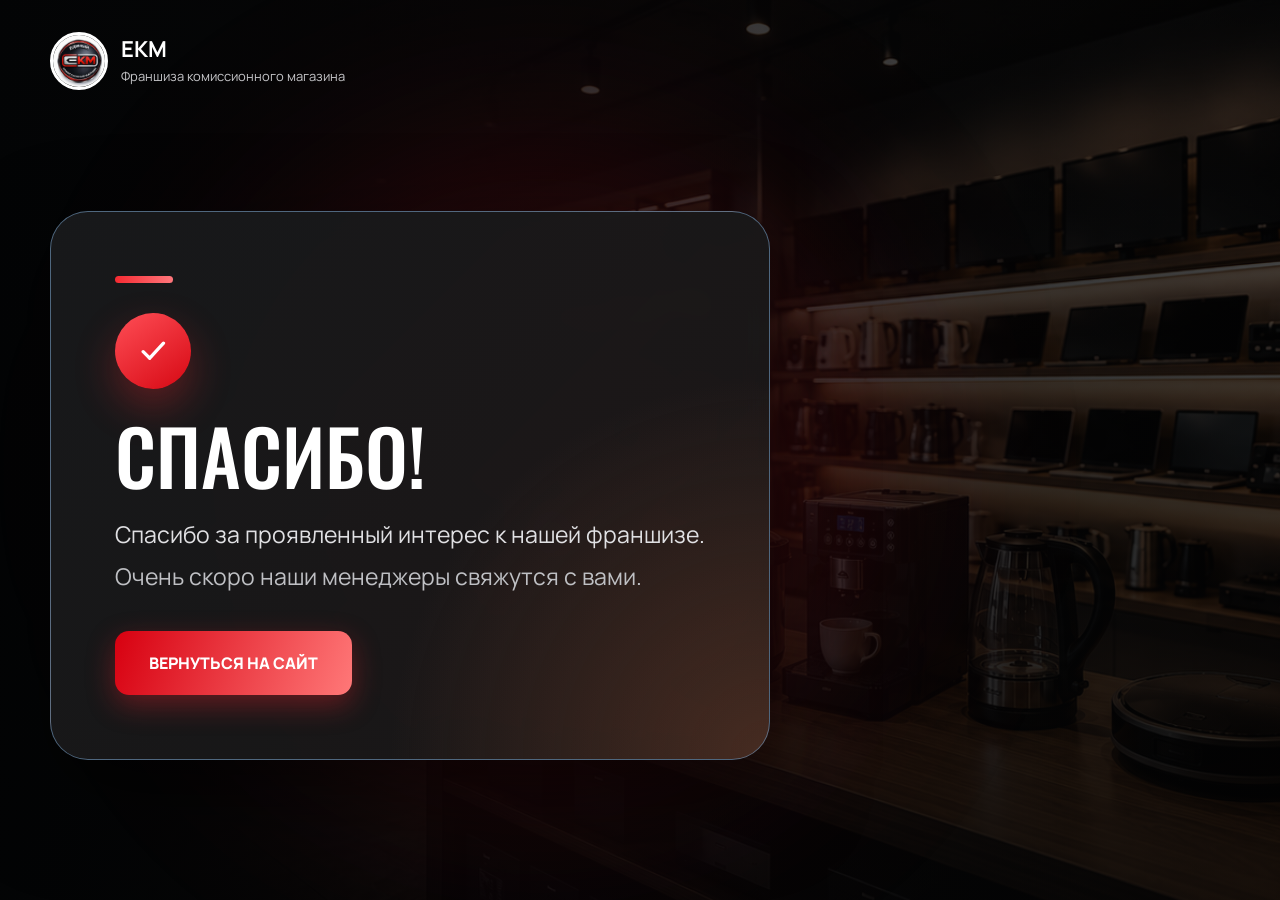
<file: thank-you.html>
<!doctype html>
<html lang="ru">
<head>
  <meta charset="UTF-8">
  <meta name="viewport" content="width=device-width, initial-scale=1.0">
  <meta name="description" content="Спасибо за интерес к франшизе ЕКМ">
  <title>Спасибо — ЕКМ</title>
  <link rel="preconnect" href="https://fonts.googleapis.com">
  <link rel="preconnect" href="https://fonts.gstatic.com" crossorigin>
  <link href="https://fonts.googleapis.com/css2?family=Manrope:wght@400;500;600;700;800&family=Oswald:wght@400;500;600&display=swap" rel="stylesheet">
  <link rel="stylesheet" href="thank-you.css">
</head>
<body>
  <main class="thanks">
    <div class="thanks__background" aria-hidden="true"></div>
    <div class="thanks__glow" aria-hidden="true"></div>

    <header class="thanks__header">
      <a class="thanks__brand" href="index.html" aria-label="Вернуться на сайт ЕКМ">
        <img src="assets/figma-logo.jpg" alt="">
        <span>
          <strong>ЕКМ</strong>
          <small>Франшиза комиссионного магазина</small>
        </span>
      </a>
    </header>

    <section class="thanks__content" aria-labelledby="thanks-title">
      <div class="thanks__card">
        <span class="thanks__dash" aria-hidden="true"></span>
        <div class="thanks__mark" aria-hidden="true">
          <svg viewBox="0 0 64 64">
            <path d="m17 33 10 10 21-23"/>
          </svg>
        </div>
        <h1 id="thanks-title">Спасибо<span data-thanks-name></span>!</h1>
        <p>Спасибо за проявленный интерес к нашей франшизе.</p>
        <p>Очень скоро наши менеджеры свяжутся с вами.</p>
        <a class="thanks__button" href="index.html">Вернуться на сайт</a>
      </div>
    </section>
  </main>

  <script src="thank-you.js"></script>
</body>
</html>
</file>
<file: styles.css>
:root {
  --red: #f52a31;
  --red-dark: #9c0007;
  --ink: #171719;
  --muted: #68686e;
  --cream: #fff1f0;
  --radius: 34px;
  --form-control-height: 67px;
  --site-heading-size: clamp(38px, 3.2vw, 50px);
}

* { box-sizing: border-box; }

html {
  scroll-behavior: smooth;
  width: 100%;
  max-width: 100%;
  overflow-x: hidden;
  overflow-x: clip;
  overscroll-behavior-x: none;
}

body {
  margin: 0;
  width: 100%;
  max-width: 100%;
  color: var(--ink);
  background: #fff;
  font-family: "Manrope", sans-serif;
  overflow-x: hidden;
  overflow-x: clip;
  overscroll-behavior-x: none;
  touch-action: pan-y pinch-zoom;
}

button, input { font: inherit; }
a { color: inherit; text-decoration: none; }
img { display: block; max-width: 100%; }

p,
h1,
h2,
h3,
li,
figcaption {
  text-wrap: pretty;
}

main,
section,
header,
form {
  max-width: 100%;
}

main {
  width: 100%;
  overflow-x: hidden;
  overflow-x: clip;
}

.container {
  width: min(1180px, calc(100% - 48px));
  max-width: 100%;
  margin-inline: auto;
}

.hero {
  position: relative;
  min-height: 980px;
  color: #fff;
  background: #080909;
  overflow: hidden;
}

.hero::after {
  content: "";
  z-index: 1;
  position: absolute;
  inset: 0;
  background: linear-gradient(90deg, rgba(0,0,0,.3) 0%, rgba(0,0,0,.08) 47%, transparent 74%);
  pointer-events: none;
}

.hero__visual {
  position: absolute;
  z-index: 0;
  inset: -45px 0;
  background: url("assets/figma-hero-bg.png") center / cover no-repeat;
  transform: translate3d(0, var(--hero-parallax-y, 0px), 0) scale(1.04);
  transform-origin: center top;
  will-change: transform;
}

.hero__fade {
  position: absolute;
  z-index: 4;
  right: 0;
  bottom: -2px;
  left: 0;
  height: 78px;
  background:
    linear-gradient(
      to bottom,
      rgba(255, 255, 255, 0) 0%,
      rgba(255, 255, 255, .03) 24%,
      rgba(255, 255, 255, .22) 55%,
      rgba(255, 255, 255, .72) 82%,
      #fff 100%
    );
  opacity: var(--hero-fade-opacity, .08);
  pointer-events: none;
  will-change: opacity;
}

.hero__man-track {
  position: absolute;
  z-index: 3;
  right: 110px;
  bottom: -650px;
  width: 760px;
  transform: translate3d(var(--man-scroll-x, 0px), 0, 0);
  will-change: transform;
  pointer-events: none;
}

.hero__man {
  width: 100%;
  max-width: none;
  animation: man-arrival 1.15s cubic-bezier(.2, .8, .2, 1) both;
  will-change: transform, opacity;
  pointer-events: none;
}

@keyframes man-arrival {
  0% {
    opacity: 0;
    transform: translateX(70px);
  }
  58% {
    opacity: 1;
    transform: translateX(-12px);
  }
  78% {
    transform: translateX(5px);
  }
  100% {
    opacity: 1;
    transform: translateX(0);
  }
}

.header {
  position: relative;
  z-index: 5;
  display: flex;
  align-items: center;
  justify-content: space-between;
  padding-top: 54px;
}

.brand {
  display: flex;
  align-items: center;
  gap: 14px;
}

.brand img {
  width: 60px;
  height: 60px;
  object-fit: cover;
  border-radius: 50%;
}

.brand span { display: grid; }
.brand strong { font-size: 22px; line-height: 1; }
.brand small {
  margin-top: 7px;
  color: #c5c5c8;
  font-size: 15px;
  line-height: 1.25;
}

.button {
  position: relative;
  isolation: isolate;
  overflow: hidden;
  min-height: 64px;
  padding: 0 34px;
  border: 0;
  border-radius: 14px;
  color: #fff;
  background: linear-gradient(110deg, #d70010, #ff7878);
  box-shadow: 0 8px 22px rgba(246, 35, 48, .28), inset 0 2px 7px rgba(255,255,255,.25);
  font-weight: 800;
  text-transform: uppercase;
  cursor: pointer;
  animation: button-glow 2.8s ease-in-out infinite;
  transition: transform .22s ease, box-shadow .22s ease, filter .22s ease;
}

.button::before {
  content: "";
  position: absolute;
  z-index: -1;
  top: -70%;
  bottom: -70%;
  left: -45%;
  width: 32%;
  background: linear-gradient(
    90deg,
    transparent,
    rgba(255, 255, 255, .12),
    rgba(255, 255, 255, .72),
    rgba(255, 255, 255, .12),
    transparent
  );
  transform: skewX(-20deg);
  animation: button-shine 3.2s ease-in-out infinite;
}

.button:hover {
  transform: translateY(-3px) scale(1.015);
  filter: saturate(1.12) brightness(1.05);
  box-shadow: 0 15px 34px rgba(246, 35, 48, .5), inset 0 2px 8px rgba(255,255,255,.32);
}

.button:active {
  transform: translateY(0) scale(.985);
}

.button:focus-visible {
  outline: 3px solid rgba(255, 255, 255, .9);
  outline-offset: 4px;
}

@keyframes button-shine {
  0%, 18% { left: -45%; opacity: 0; }
  25% { opacity: 1; }
  58%, 100% { left: 125%; opacity: 0; }
}

@keyframes button-glow {
  0%, 100% {
    box-shadow: 0 8px 22px rgba(246, 35, 48, .28), inset 0 2px 7px rgba(255,255,255,.25);
  }
  50% {
    box-shadow: 0 11px 30px rgba(246, 35, 48, .48), inset 0 2px 9px rgba(255,255,255,.34);
  }
}

.button--small {
  display: grid;
  place-items: center;
  min-height: 47px;
  padding-inline: 31px;
  border-radius: 15px;
  font-size: 14px;
}

.hero__content {
  position: relative;
  z-index: 2;
  padding-top: 64px;
}

.offer {
  width: 770px;
  max-width: 100%;
  padding: 45px 55px 48px;
  border: 1px solid rgba(116, 152, 190, .62);
  border-radius: 34px;
  background:
    radial-gradient(circle at 85% 60%, rgba(128, 86, 57, .52), transparent 35%),
    linear-gradient(120deg, rgba(34,36,38,.97), rgba(25,25,27,.95) 58%, rgba(72,54,44,.9));
  box-shadow: 0 25px 70px rgba(0,0,0,.35);
  backdrop-filter: blur(10px);
}

.offer__dash {
  display: block;
  width: 50px;
  height: 6px;
  margin-bottom: 20px;
  border-radius: 10px;
  background: linear-gradient(90deg, #f11925, #ff7379);
}

.offer h1,
.section-heading h2,
.contact h2 {
  margin: 0;
  font-family: "Oswald", sans-serif;
  font-weight: 500;
  text-transform: uppercase;
}

.offer h1 {
  font-size: clamp(38px, 3.2vw, 50px);
  line-height: 1.22;
  letter-spacing: .4px;
}

.offer h1 > span {
  display: block;
  white-space: nowrap;
}

.offer h1 em,
.contact h2 em {
  color: var(--red);
  font-style: normal;
}

.offer__promise {
  display: flex;
  align-items: center;
  gap: 24px;
  margin-top: 29px;
  padding-top: 26px;
  border-top: 1px dashed rgba(237, 45, 54, .58);
}

.offer__promise span {
  display: grid;
  width: 30px;
  height: 30px;
  place-items: center;
  border-radius: 7px;
  color: var(--red);
  background: #fff;
  font-weight: 800;
}

.promise-icon svg {
  width: 21px;
  height: 21px;
  overflow: visible;
  fill: none;
  stroke: var(--red);
  stroke-width: 2.2;
  stroke-linecap: round;
  stroke-linejoin: round;
  transform: rotate(3deg);
}

.promise-icon svg path:first-child {
  fill: rgba(245, 42, 49, .12);
}

.offer__promise p {
  margin: 0;
  color: #d4d4d8;
  font-size: 17px;
  line-height: 1.35;
}

.offer__bottom {
  display: grid;
  grid-template-columns: 322px 1fr;
  gap: 25px;
  align-items: end;
  margin-top: 48px;
}

.offer__bottom > *,
.business__grid > *,
.contact__panel > *,
.lead-form > * {
  min-width: 0;
}

.lead-form {
  position: relative;
  display: grid;
  gap: 9px;
  padding: 30px 26px;
  border-radius: 23px;
  background: #505155;
}

.lead-form label span {
  position: absolute;
  width: 1px;
  height: 1px;
  overflow: hidden;
  clip: rect(0 0 0 0);
}

.lead-form input {
  width: 100%;
  height: var(--form-control-height);
  padding: 0 28px;
  border: 1px solid #ddd;
  border-radius: 13px;
  outline: none;
  color: #222;
  background: #fff;
  transition: border-color .2s, box-shadow .2s;
}

.lead-form input:focus {
  border-color: var(--red);
  box-shadow: 0 0 0 4px rgba(245,42,49,.14);
}

.lead-form .button {
  width: 100%;
  height: var(--form-control-height);
  min-height: var(--form-control-height);
}
.form-status {
  display: none;
  grid-column: 1 / -1;
  margin: 0;
  padding: 8px 10px;
  border-radius: 9px;
  font-size: 11px;
  font-weight: 700;
  line-height: 1.35;
  text-align: center;
}

.form-status.is-visible { display: block; }
.form-status.is-error {
  color: #fff;
  background: rgba(134, 0, 8, .62);
}
.form-status.is-success {
  color: #fff;
  background: rgba(21, 105, 58, .7);
}

.form-honeypot {
  position: absolute !important;
  left: -10000px !important;
  width: 1px !important;
  height: 1px !important;
  opacity: 0 !important;
  pointer-events: none !important;
}

.button.is-loading {
  cursor: wait !important;
  filter: saturate(.75);
}

.present__art {
  position: relative;
  height: 170px;
}

.present__art img {
  position: absolute;
  z-index: 2;
  left: 22px;
  top: 3px;
  width: 250px;
  height: 187px;
  object-fit: contain;
  filter: drop-shadow(0 12px 10px rgba(0,0,0,.3));
  transform-origin: 48% 72%;
  animation: laptop-float 4.2s ease-in-out infinite;
  will-change: transform;
}

.present__art:hover img {
  animation-duration: 2.6s;
}

@keyframes laptop-float {
  0%, 100% {
    transform: translateY(0) rotate(-1.4deg);
  }
  25% {
    transform: translateY(-4px) rotate(.8deg);
  }
  52% {
    transform: translateY(-7px) rotate(1.6deg);
  }
  76% {
    transform: translateY(-3px) rotate(-.4deg);
  }
}

.present__circle {
  position: absolute;
  z-index: 1;
  display: block;
  border-radius: 50%;
  background: var(--red);
}

.present__circle--large {
  top: -8px;
  left: 2px;
  width: 118px;
  height: 118px;
}

.present__circle--small {
  right: 4px;
  bottom: 4px;
  width: 64px;
  height: 64px;
  background: #d40712;
}

.present p { margin: 4px 0 0; color: #d8d8dc; line-height: 1.35; }
.present p strong { color: var(--red); font-size: 17px; }

.business {
  position: relative;
  min-height: 790px;
  padding: 78px 0 48px;
  overflow: hidden;
  overflow: clip;
}

.dot-field {
  position: absolute;
  width: 520px;
  height: 520px;
  opacity: .32;
  background-image: radial-gradient(#f5a2a6 3px, transparent 3.8px);
  background-size: 17px 17px;
  mask-image: radial-gradient(ellipse at center, #000 17%, transparent 72%);
}

.dot-field--left { left: -165px; bottom: -55px; }
.dot-field--right { right: -105px; top: -55px; }

.section-heading { position: relative; z-index: 1; text-align: center; }
.section-heading h2 { font-size: clamp(38px, 3.2vw, 50px); }
.section-heading h2 span { display: inline; }

.section-heading > span {
  display: inline-block;
  margin-top: 18px;
  padding: 18px 42px;
  border-radius: 20px;
  color: #fff;
  background: var(--red);
  font-size: 27px;
  font-weight: 700;
}

.business__grid {
  position: relative;
  display: grid;
  grid-template-columns: minmax(245px, 1fr) 430px minmax(245px, 1fr);
  grid-template-rows: 220px 220px;
  column-gap: 32px;
  row-gap: 4px;
  align-items: start;
  margin-top: 48px;
}

.fact {
  position: relative;
  z-index: 2;
  width: 100%;
  padding-inline: 18px;
  font-size: 16px;
  line-height: 1.4;
}

.fact p { margin: 0; }
.fact strong { color: var(--red); font-weight: 800; }

.fact--one, .fact--three { border-left: 3px solid var(--red); }
.fact--two, .fact--four { border-right: 3px solid var(--red); text-align: right; }
.fact--one { grid-column: 1; grid-row: 1; align-self: start; }
.fact--two { grid-column: 3; grid-row: 1; align-self: center; }
.fact--three { grid-column: 1; grid-row: 2; align-self: end; }
.fact--four { grid-column: 3; grid-row: 2; align-self: end; }

.business__photo {
  position: relative;
  grid-column: 2;
  grid-row: 1 / 3;
  align-self: center;
  width: 430px;
  height: 430px;
}

.business__main-photo {
  position: absolute;
  left: 8px;
  bottom: 8px;
  width: 335px;
  height: 335px;
  object-fit: cover;
  object-position: center;
  border: 7px solid #fff;
  border-radius: 50%;
  filter: drop-shadow(0 12px 12px rgba(0,0,0,.15));
  transform-origin: 52% 55%;
  animation: circle-drift-main 5.8s ease-in-out infinite;
  will-change: transform;
}

.business__people-photo {
  position: absolute;
  z-index: 2;
  top: 1px;
  right: 2px;
  width: 205px;
  height: 205px;
  border: 7px solid #fff;
  border-radius: 50%;
  object-fit: cover;
  object-position: center 45%;
  filter: drop-shadow(0 10px 10px rgba(0,0,0,.13));
  transform-origin: 50% 58%;
  animation: circle-drift-side 5.1s ease-in-out infinite .35s;
  will-change: transform;
}

.business__logo {
  position: absolute;
  z-index: 3;
  top: 5px;
  left: 4px;
  width: 103px;
  height: 103px;
  object-fit: cover;
  border: 7px solid #fff;
  border-radius: 50%;
  filter: drop-shadow(0 7px 8px rgba(0,0,0,.18));
  animation: circle-drift-logo 4.7s ease-in-out infinite .7s;
  will-change: transform;
}

.ring {
  position: absolute;
  display: block;
  border-radius: 50%;
  border: 13px solid var(--red);
  background: #fff;
}

.ring--large {
  width: 82px;
  height: 82px;
  right: 43px;
  bottom: 5px;
  border-width: 12px;
  animation: ring-breathe 3.8s ease-in-out infinite;
}

.ring--small {
  width: 22px;
  height: 22px;
  right: 6px;
  bottom: 82px;
  border: 0;
  background: #93000a;
  animation: ring-breathe-small 3.2s ease-in-out infinite .45s;
}

@keyframes circle-drift-main {
  0%, 100% { transform: translate3d(0, 0, 0) rotate(-.35deg); }
  50% { transform: translate3d(3px, -7px, 0) rotate(.55deg); }
}

@keyframes circle-drift-side {
  0%, 100% { transform: translate3d(0, 0, 0) rotate(.8deg); }
  50% { transform: translate3d(-5px, 6px, 0) rotate(-1deg); }
}

@keyframes circle-drift-logo {
  0%, 100% { transform: translate3d(0, 0, 0) rotate(-1deg); }
  50% { transform: translate3d(3px, -5px, 0) rotate(1.2deg); }
}

@keyframes ring-breathe {
  0%, 100% { transform: translateY(0) scale(1); }
  50% { transform: translateY(-5px) scale(1.045); }
}

@keyframes ring-breathe-small {
  0%, 100% { transform: translate(0, 0) scale(1); }
  50% { transform: translate(3px, -4px) scale(1.12); }
}

.scroll-cue {
  position: relative;
  display: block;
  width: 34px;
  height: 30px;
  margin: 13px auto 0;
  animation: arrow-bob 1.9s ease-in-out infinite;
  will-change: transform;
}

.scroll-cue span {
  position: absolute;
  left: 7px;
  width: 18px;
  height: 18px;
  border-right: 4px solid var(--red);
  border-bottom: 4px solid var(--red);
  transform: rotate(45deg);
}
.scroll-cue span:last-child { top: 9px; }

@keyframes arrow-bob {
  0%, 100% { transform: translateY(0); }
  50% { transform: translateY(8px); }
}

.contact { padding-bottom: 0; }

.contact__card {
  width: 100%;
  max-width: 100%;
  padding: 42px 64px 52px;
  border-radius: 48px 48px 0 0;
  background: var(--cream);
  text-align: center;
}

.contact__card > p {
  margin: 0 0 15px;
  color: var(--muted);
  font-size: 32px;
  line-height: 1.3;
}

.keep-together { white-space: nowrap; }

.contact h2 { font-size: clamp(27px, 2.7vw, 37px); }

.contact__panel {
  display: grid;
  grid-template-columns: 47% 1fr;
  gap: 18px;
  margin-top: 26px;
  padding: 38px;
  border-radius: 25px;
  background: var(--red-dark);
  overflow: hidden;
}

.contact__panel > img {
  width: 100%;
  height: 150px;
  border-radius: 16px;
  object-fit: cover;
  object-position: center 80%;
}

.lead-form--wide {
  grid-template-columns: 1fr 1fr;
  padding: 0;
  background: transparent;
}

.lead-form--wide input { height: var(--form-control-height); }
.lead-form--wide .button {
  grid-column: 1 / 3;
  height: var(--form-control-height);
  min-height: var(--form-control-height);
}

.toast {
  position: fixed;
  z-index: 20;
  right: 24px;
  bottom: 24px;
  padding: 16px 22px;
  border-radius: 14px;
  color: #fff;
  background: #202124;
  box-shadow: 0 15px 40px rgba(0,0,0,.25);
  opacity: 0;
  transform: translateY(20px);
  pointer-events: none;
  transition: .3s ease;
}

.toast.is-visible { opacity: 1; transform: translateY(0); }

.reveal {
  opacity: 0;
  transform: translateY(22px);
  transition: opacity .7s ease, transform .7s ease;
}

.reveal.is-visible { opacity: 1; transform: none; }

@media (min-width: 1800px) {
  .hero__man-track {
    right: clamp(330px, 18vw, 520px);
  }
}

@media (max-width: 1100px) {
  .container { width: min(100% - 36px, 960px); }
  .hero { min-height: 940px; }
  .hero__man-track { right: -110px; bottom: -555px; width: 665px; }
  .offer { width: 690px; padding: 40px 46px 42px; }
  .offer h1 { font-size: 42px; }
  .offer__bottom { grid-template-columns: 290px 1fr; gap: 18px; }
  .business { min-height: auto; }
  .business__grid {
    grid-template-columns: 1fr 1fr;
    grid-template-rows: auto 420px auto;
    gap: 30px 34px;
  }
  .fact--one { grid-column: 1; grid-row: 1; }
  .fact--two { grid-column: 2; grid-row: 1; align-self: start; }
  .business__photo {
    grid-column: 1 / 3;
    grid-row: 2;
    width: 430px;
    height: 420px;
    margin: auto;
  }
  .fact--three { grid-column: 1; grid-row: 3; align-self: start; }
  .fact--four { grid-column: 2; grid-row: 3; align-self: start; }
  .contact__panel { grid-template-columns: 40% 1fr; padding: 28px; }
}

@media (max-width: 900px) {
  :root { --form-control-height: 52px; }
  .container { width: min(100% - 30px, 720px); }
  .hero {
    min-height: auto;
    padding-bottom: 46px;
  }
  .hero::after {
    z-index: 1;
    background:
      linear-gradient(90deg, rgba(0,0,0,.58) 0 42%, rgba(0,0,0,.08) 78%),
      linear-gradient(180deg, transparent 0 64%, #090a0b 92%);
  }
  .hero__visual {
    inset: -25px 0 auto;
    height: 710px;
    background-position: 65% top;
  }
  .hero__man-track {
    z-index: 6;
    top: 76px;
    right: -58px;
    bottom: auto;
    width: 505px;
  }
  .header { padding-top: 26px; }
  .brand small {
    display: block;
    font-size: 12px;
  }
  .brand img { width: 50px; height: 50px; }
  .brand strong { font-size: 20px; }
  .button--small {
    min-height: 43px;
    padding-inline: 20px;
    font-size: 12px;
  }
  .hero__content {
    z-index: 4;
    padding-top: 48px;
  }
  .offer {
    width: min(76%, 560px);
    padding: 30px 27px;
    border-radius: 27px;
  }
  .offer h1 {
    font-size: clamp(30px, 4.55vw, 37px);
    line-height: 1.17;
  }
  .offer h1 > span { white-space: nowrap; }
  .offer__promise {
    gap: 14px;
    margin-top: 21px;
    padding-top: 20px;
  }
  .offer__promise p { font-size: 14px; }
  .offer__bottom {
    grid-template-columns: minmax(215px, 1fr) minmax(180px, .82fr);
    gap: 13px;
    margin-top: 27px;
  }
  .lead-form { padding: 17px; }
  .lead-form input { height: var(--form-control-height); padding-inline: 18px; }
  .lead-form .button {
    height: var(--form-control-height);
    min-height: var(--form-control-height);
  }
  .present__art {
    height: 132px;
    transform: scale(.67);
    transform-origin: left bottom;
  }
  .present p {
    margin-top: -8px;
    font-size: 12px;
  }
  .business { padding: 62px 0 45px; }
  .section-heading h2 {
    max-width: 680px;
    margin-inline: auto;
    font-size: clamp(34px, 6vw, 44px);
    line-height: 1.15;
  }
  .section-heading > span {
    padding: 14px 30px;
    border-radius: 17px;
    font-size: 21px;
  }
  .business__grid { margin-top: 42px; }
  .fact { font-size: 15px; }
  .contact__card {
    padding: 36px 28px 42px;
    border-radius: 36px 36px 0 0;
  }
  .contact__panel {
    grid-template-columns: 1fr;
    gap: 18px;
    padding: 24px;
  }
  .contact__panel > img { height: 190px; }
}

@media (max-width: 680px) {
  :root { --form-control-height: 46px; }
  .container { width: min(100% - 24px, 520px); }
  .hero {
    min-height: 0;
    padding-bottom: 24px;
  }
  .hero::after {
    background:
      linear-gradient(90deg, rgba(0,0,0,.62) 0 45%, rgba(0,0,0,.08) 82%),
      linear-gradient(180deg, transparent 0 68%, #090a0b 94%);
  }
  .brand small {
    display: block;
    max-width: 145px;
    font-size: 10px;
    line-height: 1.2;
  }
  .hero__visual {
    inset: -20px 0 auto;
    height: 720px;
    background-position: 66% top;
  }
  .hero__man-track {
    top: 104px;
    right: -118px;
    width: 360px;
  }
  .hero__content { padding-top: 34px; }
  .offer {
    width: min(84%, 430px);
    padding: 24px 18px 25px;
    border-radius: 24px;
  }
  .offer h1 {
    font-size: clamp(22px, 5.15vw, 28px);
    line-height: 1.16;
  }
  .offer h1 > span { white-space: nowrap; }
  .offer__dash { width: 42px; height: 5px; margin-bottom: 16px; }
  .offer__promise {
    gap: 12px;
    margin-top: 19px;
    padding-top: 18px;
  }
  .offer__promise span { flex: 0 0 28px; width: 28px; height: 28px; }
  .offer__promise p { font-size: 12px; }
  .offer__bottom {
    grid-template-columns: minmax(165px, 1fr) minmax(135px, .82fr);
    gap: 10px;
    margin-top: 22px;
  }
  .lead-form { padding: 13px; border-radius: 18px; }
  .lead-form input {
    height: var(--form-control-height);
    padding-inline: 14px;
    border-radius: 10px;
    font-size: 13px;
  }
  .lead-form .button {
    height: var(--form-control-height);
    min-height: var(--form-control-height);
    padding-inline: 12px;
    font-size: 13px;
  }
  .present { display: block; min-height: 170px; }
  .present__art {
    height: 138px;
    transform: scale(.9);
    transform-origin: left top;
  }
  .present__art img { top: -18px; left: 8px; }
  .present p {
    margin: -5px 0 0;
    font-size: 10px;
    line-height: 1.28;
  }
  .present p strong { font-size: 12px; }
  .business { padding-top: 52px; }
  .section-heading h2 { font-size: clamp(31px, 8vw, 39px); }
  .section-heading h2 span { display: block; }
  .section-heading > span {
    margin-top: 15px;
    padding: 12px 22px;
    font-size: 18px;
  }
  .business__grid {
    grid-template-columns: 1fr;
    grid-template-rows: auto;
    gap: 25px;
    margin-top: 38px;
  }
  .fact {
    padding: 0 0 0 16px;
    border: 0;
    border-left: 3px solid var(--red);
    font-size: 16px;
    text-align: left;
  }
  .fact--one { grid-column: 1; grid-row: 1; }
  .fact--two { grid-column: 1; grid-row: 2; }
  .business__photo {
    grid-column: 1;
    grid-row: 3;
    width: 360px;
    height: 365px;
    max-width: 100%;
    margin: 0 auto;
    overflow: visible;
  }
  .fact--three { grid-column: 1; grid-row: 4; }
  .fact--four { grid-column: 1; grid-row: 5; }
  .business__main-photo { width: 290px; height: 290px; }
  .business__people-photo { width: 165px; height: 165px; }
  .business__logo { width: 88px; height: 88px; }
  .ring--large { right: 28px; width: 72px; height: 72px; }
  .ring--small { right: 2px; bottom: 72px; }
  .scroll-cue { margin-top: 20px; }
  .dot-field { opacity: .2; }
  .contact { width: 100%; }
  .contact__card {
    padding: 32px 18px 34px;
    border-radius: 30px 30px 0 0;
  }
  .contact__card > p { font-size: 22px; }
  .contact h2 { font-size: 29px; line-height: 1.2; }
  .contact__panel { padding: 18px; border-radius: 20px; }
  .contact__panel > img { height: 145px; }
  .lead-form--wide {
    grid-template-columns: 1fr;
    padding: 0;
  }
  .lead-form--wide .button { grid-column: auto; }
}

@media (max-width: 430px) {
  :root { --form-control-height: 43px; }
  .header { gap: 12px; }
  .brand { gap: 9px; }
  .brand img { width: 44px; height: 44px; }
  .brand strong { font-size: 18px; }
  .brand small {
    max-width: 115px;
    font-size: 8px;
  }
  .button--small {
    min-height: 40px;
    padding-inline: 14px;
    font-size: 10px;
  }
  .hero {
    min-height: 0;
  }
  .hero__visual { inset: -15px 0 auto; height: 680px; }
  .hero__man-track {
    top: 108px;
    right: -120px;
    width: 320px;
    max-width: none;
  }
  .hero__content { padding-top: 30px; }
  .offer {
    width: 91%;
    padding: 21px 14px 22px;
  }
  .offer h1 { font-size: clamp(19px, 5.6vw, 23px); }
  .offer__promise p { font-size: 11px; }
  .offer__bottom {
    grid-template-columns: minmax(150px, 1fr) minmax(115px, .76fr);
    gap: 8px;
  }
  .lead-form { padding: 11px; }
  .lead-form input { height: var(--form-control-height); padding-inline: 12px; font-size: 12px; }
  .lead-form .button {
    height: var(--form-control-height);
    min-height: var(--form-control-height);
    font-size: 12px;
  }
  .present { min-height: 155px; }
  .present__art {
    height: 125px;
    transform: scale(.78);
  }
  .present__art img { top: -20px; left: 5px; }
  .present p { margin: -8px 0 0; font-size: 9px; }
  .present p strong { font-size: 11px; }
  .section-heading h2 { font-size: 30px; }
  .section-heading > span {
    width: 100%;
    padding-inline: 14px;
    font-size: 16px;
  }
  .business__photo { width: 320px; height: 325px; }
  .business__main-photo { width: 258px; height: 258px; }
  .business__people-photo { width: 145px; height: 145px; }
  .business__logo { width: 78px; height: 78px; }
  .ring--large { right: 23px; bottom: 0; width: 65px; height: 65px; border-width: 10px; }
  .ring--small { bottom: 65px; }
  .contact__panel > img { height: 120px; }
  .toast { left: 12px; right: 12px; text-align: center; }
}

.numbers-stack {
  --stack-card-height: clamp(300px, 38vh, 390px);
  --stack-card-width: clamp(430px, 39vw, 590px);
  --stack-header-height: 76px;
  position: relative;
  height: 400vh;
  background: #130b0c;
}

.numbers-stack__sticky {
  position: sticky;
  top: 0;
  height: 100vh;
  height: 100svh;
  min-height: 720px;
  overflow: hidden;
  isolation: isolate;
}

.numbers-stack__backdrop {
  position: absolute;
  inset: clamp(18px, 2.2vw, 36px);
  border: 1px solid rgba(255,255,255,.13);
  border-radius: clamp(28px, 3vw, 48px);
  background:
    radial-gradient(circle at 12% 30%, rgba(255,105,111,.2), transparent 31%),
    radial-gradient(circle at 82% 78%, rgba(102,16,23,.68), transparent 42%),
    linear-gradient(125deg, #7f3035 0%, #612328 48%, #411419 100%);
  box-shadow:
    inset 0 1px 0 rgba(255,255,255,.13),
    0 28px 80px rgba(0,0,0,.34);
}

.numbers-stack__backdrop::before,
.numbers-stack__backdrop::after {
  content: "";
  position: absolute;
  border-radius: 50%;
  pointer-events: none;
}

.numbers-stack__backdrop::before {
  top: 12%;
  right: 7%;
  width: 280px;
  height: 280px;
  border: 1px solid rgba(255,255,255,.06);
  box-shadow:
    0 0 0 48px rgba(255,255,255,.025),
    0 0 0 96px rgba(255,255,255,.018);
}

.numbers-stack__backdrop::after {
  left: 2%;
  bottom: 4%;
  width: 180px;
  height: 180px;
  background: radial-gradient(circle, rgba(245,35,47,.24) 0 4%, transparent 5%) 0 0 / 24px 24px;
  opacity: .52;
}

.numbers-stack__stage {
  position: relative;
  z-index: 1;
  height: 100%;
}

.numbers-stack__heading {
  position: absolute;
  z-index: 12;
  top: clamp(42px, 6vh, 76px);
  left: 50%;
  text-align: center;
  color: #fff;
  transform: translateX(-50%);
}

.numbers-stack__heading h2 {
  margin: 0;
  font-family: "Oswald", sans-serif;
  font-size: clamp(35px, 3.2vw, 58px);
  font-weight: 500;
  line-height: 1;
  text-transform: uppercase;
  white-space: nowrap;
}

.numbers-stack__heading > span {
  display: inline-flex;
  align-items: center;
  justify-content: center;
  min-width: 150px;
  min-height: 42px;
  margin-top: 12px;
  padding: 7px 25px 9px;
  border-radius: 12px;
  background: #171719;
  font-family: "Oswald", sans-serif;
  font-size: clamp(18px, 1.5vw, 25px);
  line-height: 1;
  text-transform: uppercase;
  box-shadow: 0 12px 28px rgba(0,0,0,.24);
}

.numbers-stack__man {
  position: absolute;
  z-index: 9;
  top: 145px;
  bottom: auto;
  left: 4%;
  width: min(54vw, 760px);
  height: auto;
  pointer-events: none;
  filter: drop-shadow(18px 24px 30px rgba(20,0,2,.28));
}

.numbers-stack__cards {
  position: absolute;
  z-index: 6;
  top: clamp(155px, 18vh, 190px);
  right: 3%;
  left: auto;
  width: var(--stack-card-width);
  height: var(--stack-card-height);
  transform: none;
  perspective: 1100px;
}

.number-card {
  position: absolute;
  inset: 0;
  width: 100%;
  height: var(--stack-card-height);
  overflow: hidden;
  border: 1px solid rgba(255,255,255,.18);
  border-radius: 22px;
  background: #171719;
  color: #fff;
  box-shadow: 0 26px 55px rgba(25,0,3,.34);
  transform-origin: 50% 10%;
  will-change: transform;
}

.number-card h3 {
  display: flex;
  align-items: center;
  justify-content: center;
  height: var(--stack-header-height);
  margin: 0;
  border-radius: 20px 20px 0 0;
  background:
    linear-gradient(105deg, #e10c1c 0%, #ff303f 42%, #ff747a 100%);
  font-family: "Oswald", sans-serif;
  font-size: clamp(30px, 3vw, 48px);
  font-weight: 500;
  line-height: 1;
  text-transform: uppercase;
  text-shadow: 0 2px 9px rgba(118,0,5,.22);
}

.number-card__body {
  display: flex;
  height: calc(100% - var(--stack-header-height));
  flex-direction: column;
  align-items: center;
  justify-content: center;
  padding: 34px 48px 42px;
  text-align: center;
  background:
    radial-gradient(circle at 50% 35%, rgba(255,255,255,.035), transparent 42%),
    #171719;
}

.number-card__body::before {
  content: "";
  width: 48px;
  height: 5px;
  margin-bottom: 24px;
  border-radius: 999px;
  background: var(--red);
  box-shadow: 0 0 22px rgba(255,38,49,.46);
}

.number-card__body strong {
  font-family: "Oswald", sans-serif;
  font-size: clamp(25px, 2.2vw, 36px);
  font-weight: 500;
  line-height: 1.1;
  text-transform: uppercase;
}

.number-card__body p {
  max-width: 420px;
  margin: 14px 0 0;
  color: rgba(255,255,255,.72);
  font-size: clamp(15px, 1.15vw, 19px);
  line-height: 1.42;
}

.numbers-stack__footer {
  position: absolute;
  z-index: 11;
  right: 3%;
  bottom: clamp(28px, 4vh, 50px);
  left: 3%;
  display: grid;
  grid-template-columns: minmax(245px, .85fr) minmax(230px, 1fr) minmax(330px, 1.12fr);
  align-items: center;
  gap: clamp(20px, 3vw, 48px);
  min-height: 145px;
  padding: 18px 22px;
  border: 1px solid rgba(255,255,255,.09);
  border-radius: 24px;
  background: rgba(70,18,22,.72);
  box-shadow: 0 20px 42px rgba(22,0,2,.2);
  backdrop-filter: blur(12px);
}

.numbers-stack__model {
  position: relative;
  height: 142px;
  overflow: visible;
}

.numbers-stack__model-circle {
  position: absolute;
  top: 14px;
  left: 2px;
  width: 116px;
  height: 116px;
  border-radius: 50%;
  background: linear-gradient(145deg, #ff1727, #ad0712);
  box-shadow: 0 14px 25px rgba(37,0,2,.3);
}

.numbers-stack__phone {
  position: absolute;
  z-index: 1;
  top: -52px;
  left: 30px;
  width: 94px;
  height: 192px;
  filter: drop-shadow(12px 15px 14px rgba(0,0,0,.28));
  transform-origin: 50% 78%;
  animation: numbers-phone-sway 4.2s ease-in-out infinite;
  will-change: transform;
}

.numbers-stack__phone-screen {
  position: absolute;
  z-index: 1;
  top: 11px;
  left: 8px;
  width: 78px;
  height: 169px;
  border-radius: 12px;
  object-fit: cover;
  object-position: center top;
}

.numbers-stack__phone-frame {
  position: absolute;
  z-index: 2;
  inset: 0;
  width: 100%;
  height: 100%;
  object-fit: fill;
  pointer-events: none;
}

.numbers-stack__arrow {
  display: none;
}

.numbers-stack__arrow-line {
  stroke-dasharray: 3 6;
}

.numbers-stack__arrow-head {
  stroke-dasharray: none;
}

@keyframes numbers-phone-sway {
  0%, 100% { transform: rotate(-5deg) translate3d(0, 0, 0); }
  50% { transform: rotate(-2deg) translate3d(1px, -4px, 0); }
}

.numbers-stack__copy {
  margin: 0;
  color: rgba(255,255,255,.74);
  font-size: clamp(14px, 1.12vw, 18px);
  line-height: 1.42;
}

.numbers-stack__copy strong {
  display: block;
  margin-bottom: 6px;
  color: #fff;
  font-size: 1.13em;
}

.numbers-stack__form {
  display: grid;
  grid-template-columns: 1fr 1fr;
  gap: 10px;
  padding: 14px;
  border-radius: 18px;
  background: #fff;
  box-shadow: 0 16px 35px rgba(30,0,2,.2);
}

.numbers-stack__form label {
  display: block;
}

.numbers-stack__form label > span {
  position: absolute;
  width: 1px;
  height: 1px;
  overflow: hidden;
  clip: rect(0, 0, 0, 0);
}

.numbers-stack__form input {
  width: 100%;
  height: var(--form-control-height);
  padding: 0 15px;
  border: 1px solid #e2e2e2;
  border-radius: 10px;
  color: #28282a;
  font: inherit;
}

.numbers-stack__form .button {
  grid-column: 1 / -1;
  height: var(--form-control-height);
  min-height: var(--form-control-height);
  border: 0;
}

.numbers-stack__form .form-status {
  grid-column: 1 / -1;
  margin: 0;
}

@media (min-width: 1800px) {
  .numbers-stack__sticky {
    height: 1000px;
    min-height: 0;
  }
  .numbers-stack__backdrop {
    top: 12px;
    right: 1.25vw;
    bottom: 12px;
    left: 1.25vw;
    height: auto;
    transform: none;
  }
  .numbers-stack__stage {
    top: 12px;
    width: min(1760px, calc(100% - 64px));
    height: 976px;
    max-width: none;
    transform: none;
  }
  .numbers-stack__heading { top: 38px; }
  .numbers-stack__heading h2 { font-size: 54px; }
  .numbers-stack__man {
    top: auto;
    bottom: 214px;
    left: 20%;
    width: 870px;
  }
  .numbers-stack__cards {
    top: 155px;
    right: calc((100% - min(1180px, calc(100% - 80px))) / 2);
    --stack-card-width: 590px;
    --stack-card-height: 350px;
  }
  .numbers-stack__footer {
    right: auto;
    bottom: 18px;
    left: 50%;
    width: min(1180px, calc(100% - 80px));
    min-height: 196px;
    grid-template-columns: minmax(225px, 0.75fr) minmax(260px, 1fr) minmax(330px, 1.05fr);
    gap: 24px;
    padding: 18px 20px;
    transform: translateX(-50%);
  }
}

@media (min-width: 1200px) and (max-width: 1799px) {
  .numbers-stack__heading { top: 54px; }
  .numbers-stack__man {
    top: 72px;
    left: 8%;
    width: min(58vw, 810px);
  }
  .numbers-stack__cards {
    top: 166px;
    right: 3%;
  }
  .numbers-stack__footer {
    bottom: 42px;
  }
  .numbers-stack__phone {
    left: 82px;
  }
  .numbers-stack__model-circle {
    left: 54px;
  }
  .numbers-stack__copy {
    transform: translateX(-36px);
  }
}

@media (min-width: 1300px) and (max-width: 1500px) and (min-height: 1050px) and (max-height: 1300px) {
  .numbers-stack {
    --stack-card-width: 520px;
    --stack-card-height: 340px;
    --stack-header-height: 68px;
  }
  .numbers-stack__sticky {
    height: 1000px;
    min-height: 0;
  }
  .numbers-stack__backdrop {
    inset: 24px;
  }
  .numbers-stack__stage {
    height: 1000px;
  }
  .numbers-stack__heading {
    top: 72px;
  }
  .numbers-stack__man {
    top: auto;
    bottom: 248px;
    left: 8%;
    width: 888px;
  }
  .numbers-stack__cards {
    top: 185px;
    right: 4%;
  }
  .numbers-stack__footer {
    right: 5%;
    bottom: 78px;
    left: 5%;
    min-height: 170px;
    padding-block: 14px;
  }
}

@media (min-width: 1200px) and (max-height: 840px) {
  .numbers-stack {
    --stack-card-height: 280px;
    --stack-header-height: 64px;
  }
  .numbers-stack__heading { top: 46px; }
  .numbers-stack__heading h2 { font-size: 40px; }
  .numbers-stack__heading > span {
    min-height: 34px;
    margin-top: 7px;
    font-size: 18px;
  }
  .numbers-stack__man {
    top: 132px;
    left: 5%;
    width: min(49vw, 650px);
  }
  .numbers-stack__cards { top: 136px; }
  .numbers-stack__footer {
    bottom: 38px;
    min-height: 118px;
    padding-block: 10px;
  }
  .numbers-stack__phone {
    top: -35px;
    width: 82px;
    height: 168px;
  }
  .numbers-stack__phone-screen {
    top: 10px;
    left: 7px;
    width: 68px;
    height: 147px;
  }
  .numbers-stack__arrow {
    top: 20px;
    left: 101px;
    width: 96px;
  }
}

@media (max-width: 1100px) {
  .numbers-stack {
    --stack-card-width: min(52vw, 500px);
    --stack-card-height: 300px;
    --stack-header-height: 68px;
  }
  .numbers-stack__man {
    top: 115px;
    bottom: auto;
    left: 1%;
    width: min(66vw, 650px);
  }
  .numbers-stack__cards {
    top: 170px;
    right: 4%;
    left: auto;
    transform: none;
  }
  .numbers-stack__footer {
    grid-template-columns: 160px minmax(210px, .8fr) minmax(290px, 1fr);
    gap: 15px;
  }
}

@media (max-width: 820px) {
  .numbers-stack {
    --stack-card-width: min(65vw, 480px);
    --stack-card-height: min(320px, 36vh);
    --stack-header-height: 62px;
  }
  .numbers-stack__sticky { min-height: 680px; }
  .numbers-stack__backdrop { inset: 10px; border-radius: 28px; }
  .numbers-stack__heading { top: 32px; }
  .numbers-stack__heading h2 { font-size: clamp(32px, 6vw, 47px); }
  .numbers-stack__man {
    top: 165px;
    bottom: auto;
    left: -10%;
    width: 62vw;
    opacity: .95;
  }
  .numbers-stack__cards {
    top: 155px;
    left: auto;
    right: 3%;
  }
  .number-card h3 { font-size: clamp(28px, 5vw, 40px); }
  .number-card__body { padding: 26px 32px 34px; }
  .number-card__body strong { font-size: clamp(23px, 4vw, 31px); }
  .number-card__body p { font-size: 15px; }
  .numbers-stack__footer {
    right: 3%;
    bottom: 25px;
    left: 3%;
    grid-template-columns: 105px 1fr;
    min-height: 128px;
    padding: 14px;
  }
  .numbers-stack__model { height: 105px; }
  .numbers-stack__model-circle { width: 88px; height: 88px; }
  .numbers-stack__phone {
    top: -35px;
    left: 20px;
    width: 72px;
    height: 148px;
  }
  .numbers-stack__phone-screen {
    top: 9px;
    left: 6px;
    width: 60px;
    height: 130px;
    border-radius: 9px;
  }
  .numbers-stack__arrow {
    top: 21px;
    left: 84px;
    width: 96px;
  }
  .numbers-stack__copy { display: none; }
  .numbers-stack__form { grid-template-columns: 1fr 1fr; padding: 10px; }
  .numbers-stack__form input { height: var(--form-control-height); font-size: 13px; }
  .numbers-stack__form .button {
    height: var(--form-control-height);
    min-height: var(--form-control-height);
    font-size: 13px;
  }
}

@media (min-width: 700px) and (max-width: 1100px) and (min-height: 900px) {
  .numbers-stack {
    background: #130b0c;
  }
  .numbers-stack__sticky {
    position: relative;
    top: auto;
    height: 820px;
    min-height: 0;
  }
  .numbers-stack__backdrop {
    inset: 12px;
  }
  .numbers-stack__stage {
    height: 820px;
  }
  .numbers-stack__heading {
    top: 28px;
  }
  .numbers-stack__man {
    top: auto;
    bottom: 238px;
    left: 1%;
  }
  .numbers-stack__cards {
    top: 145px;
  }
  .numbers-stack__footer {
    bottom: 72px;
    grid-template-columns: 105px minmax(190px, 0.8fr) minmax(290px, 1fr);
    gap: 14px;
  }
  .numbers-stack__copy {
    display: block;
    transform: none;
    font-size: 13px;
    line-height: 1.32;
  }
  .numbers-stack__copy strong {
    margin-bottom: 4px;
    font-size: 14px;
  }
}

@media (min-width: 821px) and (max-width: 1100px) and (min-height: 1100px) {
  .numbers-stack__man {
    bottom: 252px;
    left: 2%;
    width: min(74vw, 690px);
  }
  .numbers-stack__copy {
    position: relative;
    left: 18px;
    max-width: 235px;
  }
}

@media (min-width: 700px) and (max-width: 820px) and (min-height: 900px) {
  .numbers-stack__sticky {
    height: 790px;
  }
  .numbers-stack__stage {
    height: 790px;
  }
  .numbers-stack__heading {
    top: 22px;
  }
  .numbers-stack__man {
    bottom: 238px;
    left: -1%;
    width: 68vw;
  }
  .numbers-stack__cards {
    top: 132px;
  }
  .numbers-stack__footer {
    right: 2%;
    bottom: 58px;
    left: 2%;
  }
}

@media (min-width: 700px) and (max-width: 780px) and (min-height: 900px) and (max-height: 1100px) {
  .numbers-stack__man {
    bottom: 222px;
    left: -2%;
    width: 74vw;
  }
  .numbers-stack__footer {
    bottom: 64px;
  }
}

@media (min-width: 781px) and (max-width: 820px) and (min-height: 1100px) {
  .numbers-stack__man {
    bottom: 212px;
  }
}

@media (max-width: 560px) {
  .numbers-stack {
    --stack-card-width: calc(100vw - 44px);
    --stack-card-height: clamp(250px, 35svh, 320px);
    --stack-header-height: 52px;
  }
  .numbers-stack__sticky {
    height: 100svh;
    min-height: 620px;
  }
  .numbers-stack__backdrop {
    inset: 7px;
    border-radius: 22px;
  }
  .numbers-stack__backdrop::before {
    top: 18%;
    right: -12%;
    width: 210px;
    height: 210px;
  }
  .numbers-stack__heading {
    top: clamp(20px, 3.33svh, 30px);
    width: calc(100% - 32px);
  }
  .numbers-stack__heading h2 {
    font-size: clamp(27px, 7.6vw, 36px);
    white-space: normal;
  }
  .numbers-stack__heading > span {
    min-width: 118px;
    min-height: 32px;
    margin-top: 8px;
    font-size: 16px;
  }
  .numbers-stack__man {
    display: none;
  }
  .numbers-stack__cards {
    z-index: 9;
    top: clamp(112px, 16.94svh, 150px);
    right: auto;
    left: 50%;
    transform: translateX(-50%);
  }
  .number-card {
    border-radius: 16px;
    box-shadow: 0 18px 36px rgba(25,0,3,.3);
  }
  .number-card h3 {
    padding-inline: 12px;
    border-radius: 15px 15px 0 0;
    font-size: clamp(23px, 7vw, 29px);
    text-align: center;
  }
  .number-card__body { padding: 17px 22px 22px; }
  .number-card__body::before {
    width: 38px;
    height: 4px;
    margin-bottom: 14px;
  }
  .number-card__body strong { font-size: clamp(20px, 6vw, 24px); }
  .number-card__body p { margin-top: 8px; font-size: 13px; }
  .numbers-stack__footer {
    right: 22px;
    bottom: clamp(14px, calc(33.6svh - 204px), 110px);
    left: 22px;
    display: block;
    min-height: 108px;
    padding: 12px 10px 10px;
    border-radius: 17px;
  }
  .numbers-stack__model { display: none; }
  .numbers-stack__copy {
    display: block;
    margin: 0 8px 12px;
    color: rgba(255,255,255,.76);
    font-size: 12.5px;
    line-height: 1.35;
    transform: none;
  }
  .numbers-stack__copy strong {
    margin-bottom: 3px;
    font-size: 13.5px;
    line-height: 1.3;
  }
  .numbers-stack__form {
    grid-template-columns: 1fr 1fr;
    gap: 7px;
    padding: 8px;
    border-radius: 14px;
  }
  .numbers-stack__form input {
    padding-inline: 10px;
    font-size: 12px;
  }
  .numbers-stack__form .button { font-size: 12px; }
}

@media (max-width: 380px) {
  .numbers-stack {
    --stack-card-width: calc(100vw - 30px);
    --stack-card-height: 250px;
    --stack-header-height: 48px;
  }
  .numbers-stack__heading { top: 20px; }
  .numbers-stack__heading h2 { font-size: 26px; }
  .numbers-stack__heading > span {
    min-width: 105px;
    min-height: 29px;
    font-size: 15px;
  }
  .numbers-stack__cards {
    top: 112px;
    right: auto;
    left: 50%;
    transform: translateX(-50%);
  }
  .number-card h3 { font-size: 23px; }
  .number-card__body strong { font-size: 20px; }
  .numbers-stack__footer {
    right: 15px;
    bottom: clamp(14px, calc(33.6svh - 204px), 110px);
    left: 15px;
  }
  .numbers-stack__copy {
    margin-inline: 6px;
    font-size: 11.5px;
  }
  .numbers-stack__copy strong { font-size: 12.5px; }
}

@media (max-height: 740px) and (min-width: 561px) {
  .numbers-stack {
    --stack-card-height: 260px;
    --stack-header-height: 58px;
  }
  .numbers-stack__sticky { min-height: 640px; }
  .numbers-stack__heading { top: 24px; }
  .numbers-stack__heading h2 { font-size: 36px; }
  .numbers-stack__heading > span {
    min-height: 34px;
    margin-top: 7px;
    font-size: 18px;
  }
  .numbers-stack__man {
    top: 126px;
    left: -8%;
    width: min(58vw, 540px);
  }
  .numbers-stack__cards { top: 126px; }
  .numbers-stack__footer {
    bottom: 18px;
    min-height: 112px;
    padding-block: 10px;
  }
}

/* Third screen without the presenter: larger centered cards on tablets and desktops. */
@media (min-width: 561px) {
  .offer h1,
  .section-heading h2,
  .numbers-stack__heading h2 {
    font-size: clamp(38px, 3.2vw, 50px);
  }

  .numbers-stack__man {
    display: none;
  }

  .numbers-stack__cards {
    right: auto;
    left: 50%;
    transform: translateX(-50%);
  }
}

@media (min-width: 561px) and (max-width: 1100px) {
  .numbers-stack {
    --stack-card-width: min(calc(100vw - 80px), 560px);
    --stack-card-height: clamp(300px, 31vh, 335px);
    --stack-header-height: 72px;
  }
}

@media (min-width: 561px) and (max-width: 1100px) and (max-height: 740px) {
  .numbers-stack {
    --stack-card-height: 275px;
    --stack-header-height: 60px;
  }
}

@media (min-width: 1101px) {
  .numbers-stack {
    --stack-card-width: clamp(620px, 48vw, 760px);
    --stack-card-height: clamp(350px, 42vh, 460px);
    --stack-header-height: 82px;
  }

  .numbers-stack__heading {
    top: 78px;
  }

  .numbers-stack__cards {
    top: 205px;
  }
}

@media (min-width: 1200px) and (max-height: 840px) {
  .numbers-stack {
    --stack-card-height: clamp(310px, 42vh, 350px);
    --stack-header-height: 70px;
  }

  .numbers-stack__cards {
    top: 195px;
  }
}

@media (min-width: 1800px) {
  .numbers-stack__heading {
    top: 54px;
  }

  .numbers-stack__cards {
    top: 181px;
  }
}

@media (min-width: 821px) and (max-width: 1000px) and (min-height: 1200px) {
  .numbers-stack__stage {
    transform: translateY(5%);
  }
}

.legacy-about {
  position: relative;
  overflow: hidden;
  overflow: clip;
  padding: clamp(72px, 8vw, 118px) 0 0;
  background:
    radial-gradient(circle at 50% 10%, rgba(245,42,49,.055), transparent 35%),
    #fff;
}

.legacy-about__content {
  position: relative;
  z-index: 1;
}

.legacy-about h2 {
  margin: 0;
  color: #171719;
  font-family: "Oswald", sans-serif;
  font-size: clamp(38px, 3.2vw, 50px);
  font-weight: 500;
  line-height: 1.13;
  text-align: center;
  text-transform: uppercase;
}

.legacy-about h2 span {
  display: block;
}

.legacy-about h2 em {
  color: var(--red);
  font-style: normal;
}

.legacy-about__text {
  width: min(960px, 100%);
  margin: clamp(48px, 6vw, 76px) auto 0;
}

.legacy-about__text p {
  position: relative;
  margin: 0;
  padding: 0 0 0 28px;
  color: #252528;
  font-size: clamp(18px, 1.35vw, 22px);
  font-weight: 500;
  line-height: 1.55;
}

.legacy-about__text p::before {
  content: "";
  position: absolute;
  top: .22em;
  bottom: .22em;
  left: 0;
  width: 4px;
  border-radius: 999px;
  background: var(--red);
}

.legacy-about__text p + p {
  margin-top: clamp(25px, 3vw, 38px);
}

.legacy-about__dots {
  position: absolute;
  width: 390px;
  height: 390px;
  background: radial-gradient(circle, rgba(245,42,49,.25) 0 3px, transparent 4px) 0 0 / 18px 18px;
  mask-image: radial-gradient(circle, #000 10%, transparent 69%);
  opacity: .35;
  pointer-events: none;
}

.legacy-about__dots--left {
  top: 4%;
  left: -130px;
}

.legacy-about__dots--right {
  right: -125px;
  bottom: -30px;
}

.legacy-about__carousel {
  --legacy-marquee-width: 1200px;
  --legacy-marquee-negative: -1200px;
  position: relative;
  z-index: 1;
  width: 100%;
  height: clamp(260px, 23vw, 370px);
  margin-top: clamp(54px, 7vw, 90px);
  overflow: hidden;
  -webkit-transform: translateZ(0);
  transform: translateZ(0);
  isolation: isolate;
  pointer-events: none;
}

.legacy-about__carousel::before,
.legacy-about__carousel::after {
  content: "";
  position: absolute;
  z-index: 2;
  top: 0;
  bottom: 0;
  width: clamp(55px, 7vw, 120px);
  height: auto;
  pointer-events: none;
}

.legacy-about__carousel::before {
  right: auto;
  left: 0;
  top: 0;
  background: linear-gradient(90deg, #fff, transparent);
}

.legacy-about__carousel::after {
  right: 0;
  left: auto;
  bottom: 0;
  background: linear-gradient(90deg, transparent, #fff);
}

.legacy-about__track {
  position: absolute;
  top: 0;
  left: 0;
  display: flex;
  width: max-content;
  height: 100%;
  align-items: center;
  gap: clamp(24px, 3vw, 52px);
  padding-right: clamp(24px, 3vw, 52px);
  -webkit-backface-visibility: hidden;
  backface-visibility: hidden;
  -webkit-transform-style: preserve-3d;
  transform-style: preserve-3d;
  will-change: transform;
}

.legacy-about__carousel.is-ready .legacy-about__track--first {
  animation: legacy-about-marquee-first 30s linear infinite;
}

.legacy-about__carousel.is-ready .legacy-about__track--second {
  animation: legacy-about-marquee-second 30s linear infinite;
}

.legacy-about__object {
  flex: 0 0 auto;
  max-width: none;
  height: 78%;
  width: auto;
  object-fit: contain;
  opacity: .94;
  filter: drop-shadow(0 20px 24px rgba(59,24,25,.16));
  -webkit-backface-visibility: hidden;
  backface-visibility: hidden;
  -webkit-transform: translateZ(0);
  transform: translateZ(0);
}

@keyframes legacy-about-marquee-first {
  from { transform: translate3d(0, 0, 0); }
  to { transform: translate3d(var(--legacy-marquee-negative), 0, 0); }
}

@keyframes legacy-about-marquee-second {
  from { transform: translate3d(var(--legacy-marquee-width), 0, 0); }
  to { transform: translate3d(0, 0, 0); }
}

@supports (-webkit-touch-callout: none) {
  .legacy-about__object {
    -webkit-filter: none;
    filter: none;
  }
}

@media (max-width: 1100px) {
  .legacy-about__text {
    width: min(820px, 100%);
  }
  .legacy-about__carousel {
    height: 260px;
  }
  .legacy-about__object {
    height: 72%;
  }
}

@media (max-width: 680px) {
  .legacy-about {
    padding: 58px 0 0;
  }
  .legacy-about h2 {
    font-size: clamp(28px, 8vw, 36px);
    text-align: center;
  }
  .legacy-about__content {
    width: min(100% - 24px, 520px);
  }
  .legacy-about__text {
    width: min(100%, 430px);
    margin-top: 40px;
  }
  .legacy-about__text p {
    padding-left: 18px;
    font-size: 16px;
    line-height: 1.5;
  }
  .legacy-about__text p + p {
    margin-top: 24px;
  }
  .legacy-about__dots {
    width: 260px;
    height: 260px;
    opacity: .22;
  }
  .legacy-about__carousel {
    display: block;
    height: 190px;
    margin-top: 42px;
  }
  .legacy-about__track {
    gap: 20px;
    padding-right: 20px;
    animation-duration: 24s;
  }
  .legacy-about__object {
    height: 68%;
    opacity: .8;
  }
}

.partnership {
  position: relative;
  overflow: hidden;
  overflow: clip;
  padding: clamp(82px, 8vw, 126px) 0 clamp(88px, 9vw, 140px);
  color: #fff;
  background:
    radial-gradient(circle at 13% 24%, rgba(255,111,118,.2), transparent 31%),
    radial-gradient(circle at 84% 78%, rgba(94,10,18,.58), transparent 43%),
    linear-gradient(128deg, #823238 0%, #65252b 48%, #43151a 100%);
  isolation: isolate;
}

.partnership::before {
  content: "";
  position: absolute;
  z-index: -1;
  inset: 0;
  background:
    linear-gradient(115deg, transparent 0 18%, rgba(255,255,255,.025) 18.1% 18.25%, transparent 18.35% 100%),
    radial-gradient(circle, rgba(255,138,143,.16) 0 2px, transparent 2.8px) 0 0 / 24px 24px;
  mask-image: radial-gradient(ellipse at center, transparent 22%, #000 88%);
  opacity: .35;
}

.partnership__glow {
  position: absolute;
  z-index: -1;
  width: 420px;
  height: 420px;
  border-radius: 50%;
  background: rgba(245,42,49,.13);
  filter: blur(110px);
  pointer-events: none;
}

.partnership__glow--one {
  top: 4%;
  left: -160px;
}

.partnership__glow--two {
  right: -170px;
  bottom: -70px;
}

.partnership__heading {
  max-width: 930px;
  margin-inline: auto;
  text-align: center;
}

.partnership__heading > span {
  display: inline-flex;
  min-height: 36px;
  align-items: center;
  padding: 6px 20px 8px;
  border: 1px solid rgba(245,42,49,.4);
  border-radius: 999px;
  color: #ff747a;
  background: rgba(245,42,49,.08);
  font-size: 14px;
  font-weight: 800;
  letter-spacing: .08em;
  text-transform: uppercase;
}

.partnership__heading h2 {
  margin: 0;
  font-family: "Oswald", sans-serif;
  font-size: var(--site-heading-size);
  font-weight: 500;
  line-height: 1.06;
  text-transform: uppercase;
}

.partnership__heading > p {
  max-width: 760px;
  margin: 26px auto 0;
  color: rgba(255,255,255,.67);
  font-size: clamp(17px, 1.4vw, 22px);
  line-height: 1.5;
}

.partnership__viewport {
  margin-top: clamp(50px, 6vw, 82px);
  perspective: 1300px;
}

.partnership__cards {
  display: grid;
  grid-template-columns: repeat(3, minmax(0, 1fr));
  gap: clamp(18px, 2vw, 30px);
  transform: rotateX(var(--partnership-rotate-x, 0deg)) rotateY(var(--partnership-rotate-y, 0deg));
  transform-style: preserve-3d;
  transition: transform .16s ease-out;
  will-change: transform;
}

.partnership-card {
  position: relative;
  display: flex;
  min-height: 510px;
  flex-direction: column;
  padding: clamp(27px, 2.6vw, 40px);
  overflow: hidden;
  border: 1px solid rgba(255,255,255,.12);
  border-radius: 28px;
  background:
    linear-gradient(145deg, rgba(255,255,255,.075), rgba(255,255,255,.018)),
    #151518;
  box-shadow:
    0 28px 60px rgba(0,0,0,.42),
    inset 0 1px 0 rgba(255,255,255,.1);
  transition: transform .35s ease, border-color .35s ease, box-shadow .35s ease;
  transform: translateZ(0);
}

.partnership-card::before {
  content: "";
  position: absolute;
  top: -100px;
  right: -80px;
  width: 230px;
  height: 230px;
  border-radius: 50%;
  background: radial-gradient(circle, rgba(245,42,49,.25), transparent 68%);
  pointer-events: none;
}

.partnership-card:hover {
  z-index: 2;
  border-color: rgba(245,42,49,.48);
  box-shadow:
    0 35px 80px rgba(0,0,0,.5),
    0 0 45px rgba(245,42,49,.11),
    inset 0 1px 0 rgba(255,255,255,.14);
  transform: translate3d(0, -12px, 32px);
}

.partnership-card--featured {
  border-color: rgba(245,42,49,.42);
  background:
    linear-gradient(145deg, rgba(245,42,49,.13), rgba(255,255,255,.025) 48%),
    #171518;
  transform: translate3d(0, -16px, 24px);
}

.partnership-card--featured:hover {
  transform: translate3d(0, -22px, 44px);
}

.partnership-card__badge {
  position: absolute;
  top: 20px;
  right: 20px;
  padding: 7px 12px;
  border-radius: 999px;
  color: #fff;
  background: var(--red);
  font-size: 11px;
  font-weight: 800;
  text-transform: uppercase;
}

.partnership-card__index {
  color: rgba(255,255,255,.17);
  font: 500 54px/1 "Oswald", sans-serif;
}

.partnership-card__eyebrow {
  margin: 30px 0 4px;
  color: #ff656c;
  font-size: 13px;
  font-weight: 800;
  letter-spacing: .12em;
  text-transform: uppercase;
}

.partnership-card h3 {
  margin: 0;
  font-family: "Oswald", sans-serif;
  font-size: clamp(40px, 3.7vw, 58px);
  font-weight: 500;
  line-height: 1;
  text-transform: uppercase;
}

.partnership-card strong {
  display: block;
  margin-top: 15px;
  color: rgba(255,255,255,.9);
  font-size: clamp(16px, 1.35vw, 20px);
}

.partnership-card > p {
  margin: 34px 0 40px;
  color: rgba(255,255,255,.61);
  font-size: 16px;
  line-height: 1.55;
}

.partnership-card__button {
  width: 100%;
  margin-top: auto;
}

.partnership__swipe-hint {
  display: none;
  margin: 20px 0 0;
  color: rgba(255,255,255,.55);
  font-size: 13px;
  text-align: center;
}

.partnership-modal {
  position: fixed;
  z-index: 100;
  inset: 0;
  display: grid;
  padding: 24px;
  place-items: center;
  visibility: hidden;
  opacity: 0;
  transition: opacity .28s ease, visibility .28s ease;
}

.partnership-modal.is-open {
  visibility: visible;
  opacity: 1;
}

.partnership-modal__backdrop {
  position: absolute;
  inset: 0;
  background: rgba(4,4,5,.78);
  backdrop-filter: blur(9px);
}

.partnership-modal__dialog {
  position: relative;
  z-index: 1;
  width: min(510px, 100%);
  max-height: calc(100svh - 32px);
  padding: 38px;
  overflow-y: auto;
  border: 1px solid rgba(255,255,255,.13);
  border-radius: 28px;
  color: #fff;
  background:
    radial-gradient(circle at 100% 0, rgba(245,42,49,.18), transparent 35%),
    #171719;
  box-shadow: 0 34px 100px rgba(0,0,0,.6);
  opacity: 0;
  transform: translate3d(0, 22px, 0) scale(.97);
  transition: transform .32s cubic-bezier(.2,.8,.2,1), opacity .28s ease;
}

.partnership-modal.is-open .partnership-modal__dialog {
  opacity: 1;
  transform: translate3d(0, 0, 0) scale(1);
}

.partnership-modal__close {
  position: absolute;
  top: 15px;
  right: 15px;
  display: grid;
  width: 42px;
  height: 42px;
  padding: 0;
  place-items: center;
  border: 1px solid rgba(255,255,255,.15);
  border-radius: 50%;
  color: #fff;
  background: rgba(255,255,255,.06);
  font-size: 29px;
  line-height: 1;
  cursor: pointer;
}

.partnership-modal__eyebrow {
  margin: 0;
  color: #ff656c;
  font-size: 13px;
  font-weight: 800;
  letter-spacing: .1em;
  text-transform: uppercase;
}

.partnership-modal h2 {
  margin: 10px 50px 0 0;
  font-family: "Oswald", sans-serif;
  font-size: 40px;
  font-weight: 500;
  line-height: 1.05;
  text-transform: uppercase;
}

.partnership-modal__package {
  margin: 16px 0 28px;
  color: rgba(255,255,255,.62);
  line-height: 1.4;
}

.partnership-modal__package strong {
  color: #fff;
}

.partnership-modal__form {
  display: grid;
  gap: 12px;
}

.partnership-modal__form label {
  display: grid;
  gap: 7px;
}

.partnership-modal__form label > span {
  color: rgba(255,255,255,.72);
  font-size: 13px;
  font-weight: 700;
}

.partnership-modal__form input,
.partnership-modal__form textarea {
  width: 100%;
  min-height: 58px;
  padding: 0 17px;
  border: 1px solid rgba(255,255,255,.13);
  border-radius: 13px;
  outline: none;
  color: #fff;
  background: rgba(255,255,255,.06);
  font: inherit;
  transition: border-color .2s ease, box-shadow .2s ease;
}

.partnership-modal__form textarea {
  min-height: 95px;
  padding-block: 15px;
  resize: vertical;
}

.partnership-modal__form input::placeholder,
.partnership-modal__form textarea::placeholder {
  color: rgba(255,255,255,.35);
}

.partnership-modal__form input:focus,
.partnership-modal__form textarea:focus {
  border-color: var(--red);
  box-shadow: 0 0 0 4px rgba(245,42,49,.13);
}

body.is-modal-open {
  overflow: hidden;
}

@media (max-width: 900px) {
  .partnership__cards {
    gap: 16px;
  }
  .partnership-card {
    min-height: 480px;
    padding: 26px;
  }
}

@media (max-width: 680px) {
  .partnership {
    padding: 68px 0 78px;
  }
  .partnership__heading h2 {
    font-size: clamp(35px, 10vw, 46px);
  }
  .partnership__heading > p {
    font-size: 16px;
  }
  .partnership__viewport {
    width: calc(100% + 24px);
    margin-top: 44px;
    margin-left: -12px;
    overflow-x: auto;
    overscroll-behavior-x: contain;
    scroll-padding-inline: 18px;
    scroll-snap-type: x mandatory;
    scrollbar-width: none;
    -webkit-overflow-scrolling: touch;
    perspective: none;
  }
  .partnership__viewport::-webkit-scrollbar {
    display: none;
  }
  .partnership__cards {
    display: flex;
    width: max-content;
    gap: 14px;
    padding: 18px;
    transform: none !important;
  }
  .partnership-card,
  .partnership-card--featured {
    width: calc(100vw - 54px);
    min-height: 485px;
    scroll-snap-align: center;
    transform: none;
  }
  .partnership-card:hover,
  .partnership-card--featured:hover {
    transform: none;
  }
  .partnership__swipe-hint {
    display: block;
  }
  .partnership-modal {
    align-items: end;
    padding: 10px;
  }
  .partnership-modal__dialog {
    width: 100%;
    padding: 30px 20px 22px;
    border-radius: 24px 24px 18px 18px;
  }
  .partnership-modal h2 {
    font-size: 34px;
  }
}

.legacy-scroll {
  position: relative;
  height: 560svh;
  min-height: 3600px;
  overflow: clip;
  background: #faf8f7;
}

.legacy-scroll__sticky {
  position: sticky;
  top: 0;
  height: 100vh;
  height: 100svh;
  min-height: 700px;
  overflow: hidden;
  isolation: isolate;
  background:
    radial-gradient(circle at 50% 45%, rgba(255,255,255,.98) 0 23%, rgba(255,255,255,.82) 45%, transparent 69%),
    linear-gradient(135deg, #fff 0%, #f8f5f4 42%, #f1ecea 100%);
}

.legacy-scroll__sticky::before,
.legacy-scroll__sticky::after {
  content: "";
  position: absolute;
  z-index: -1;
  inset: 0;
  pointer-events: none;
}

.legacy-scroll__sticky::before {
  background:
    linear-gradient(112deg, transparent 0 17%, rgba(245,42,49,.08) 17.1% 17.35%, transparent 17.45% 100%),
    linear-gradient(68deg, transparent 0 82%, rgba(245,42,49,.07) 82.1% 82.35%, transparent 82.45% 100%);
  opacity: .8;
}

.legacy-scroll__sticky::after {
  background: radial-gradient(circle, rgba(245,42,49,.1) 0 2px, transparent 2.6px) 0 0 / 22px 22px;
  mask-image: radial-gradient(circle at center, transparent 0 42%, #000 76%, transparent 100%);
  opacity: .36;
}

.legacy-scroll__glow {
  position: absolute;
  z-index: -1;
  inset: 9% 12%;
  border-radius: 50%;
  background: radial-gradient(ellipse, rgba(245,42,49,.11), transparent 67%);
  filter: blur(35px);
  pointer-events: none;
}

.legacy-scroll__dots {
  position: absolute;
  z-index: 0;
  width: 330px;
  height: 330px;
  border-radius: 50%;
  background: radial-gradient(circle, rgba(245,42,49,.34) 0 3px, transparent 4px) 0 0 / 18px 18px;
  mask-image: radial-gradient(circle, #000 12%, transparent 69%);
  opacity: .48;
  pointer-events: none;
}

.legacy-scroll__dots--left {
  top: 6%;
  left: -90px;
}

.legacy-scroll__dots--right {
  right: -70px;
  bottom: 2%;
}

.legacy-scroll__content {
  position: relative;
  z-index: 5;
  display: grid;
  height: 100%;
  grid-template-rows: auto 1fr auto;
  align-items: center;
  padding-block: clamp(54px, 8vh, 92px) clamp(36px, 6vh, 68px);
}

.legacy-scroll__heading {
  align-self: start;
  max-width: 980px;
  margin-inline: auto;
  text-align: center;
}

.legacy-scroll__heading > span {
  display: inline-flex;
  align-items: center;
  justify-content: center;
  min-height: 38px;
  padding: 7px 24px 9px;
  border-radius: 999px;
  color: #fff;
  background: var(--red);
  box-shadow: 0 13px 28px rgba(245,42,49,.24);
  font-size: 17px;
  font-weight: 800;
  text-transform: uppercase;
}

.legacy-scroll__heading h2 {
  margin: 17px 0 0;
  color: #171719;
  font-family: "Oswald", sans-serif;
  font-size: clamp(38px, 3.2vw, 50px);
  font-weight: 500;
  line-height: 1.13;
  letter-spacing: .2px;
  text-transform: uppercase;
}

.legacy-scroll__heading h2 span {
  display: block;
}

.legacy-scroll__heading h2 em {
  color: var(--red);
  font-style: normal;
}

.legacy-scroll__copy {
  position: relative;
  align-self: start;
  width: min(720px, 62vw);
  min-height: 260px;
  margin: clamp(8px, 1.5vh, 18px) auto 0;
}

.legacy-scroll__paper {
  position: relative;
  width: 100%;
  min-height: 260px;
  overflow: hidden;
  border: 1px solid rgba(245,42,49,.18);
  border-radius: 32px;
  background: #fff;
  box-shadow:
    0 32px 80px rgba(63,28,29,.12),
    inset 0 1px 0 #fff;
}

.legacy-scroll__paragraph {
  position: absolute;
  inset: 0;
  display: flex;
  align-items: center;
  justify-content: center;
  padding: 38px 50px 42px;
  opacity: 0;
  text-align: center;
  transform: translate3d(0, 0, 0);
  will-change: opacity;
}

.legacy-scroll__paragraph.is-active {
  z-index: 2;
}

.legacy-scroll__paragraph p {
  max-width: 620px;
  margin: 0;
  color: #29282b;
  font-size: clamp(19px, 1.55vw, 25px);
  font-weight: 600;
  line-height: 1.48;
}

.legacy-scroll__progress {
  display: flex;
  align-self: end;
  justify-content: center;
  gap: 9px;
}

.legacy-scroll__progress span {
  width: 9px;
  height: 9px;
  border-radius: 999px;
  background: rgba(245,42,49,.24);
  transition: width .35s ease, background .35s ease, box-shadow .35s ease;
}

.legacy-scroll__progress span.is-active {
  width: 38px;
  background: var(--red);
  box-shadow: 0 0 18px rgba(245,42,49,.38);
}

.legacy-scroll__object {
  position: absolute;
  z-index: 2;
  max-width: none;
  height: auto;
  opacity: .92;
  filter: drop-shadow(0 24px 28px rgba(59,24,25,.18));
  transform-origin: center;
  animation: legacy-object-float 6.8s ease-in-out infinite;
  will-change: transform;
  pointer-events: none;
}

.legacy-scroll__object--tv {
  top: 6%;
  left: -9%;
  width: clamp(300px, 27vw, 520px);
}

.legacy-scroll__object--coffee {
  top: 4%;
  right: -4%;
  width: clamp(260px, 23vw, 440px);
  animation-delay: -1.7s;
  animation-duration: 7.7s;
}

.legacy-scroll__object--drill {
  bottom: 1%;
  left: -7%;
  width: clamp(330px, 30vw, 570px);
  animation-delay: -3.2s;
  animation-duration: 8.4s;
}

.legacy-scroll__object--console {
  right: -8%;
  bottom: -1%;
  width: clamp(310px, 27vw, 520px);
  animation-delay: -4.6s;
  animation-duration: 7.2s;
}

@keyframes legacy-object-float {
  0%, 100% {
    transform: translate3d(0, 0, 0) rotate(-1deg);
  }
  50% {
    transform: translate3d(0, -11px, 0) rotate(1.1deg);
  }
}

@media (max-width: 1100px) {
  .legacy-scroll {
    height: 540svh;
    min-height: 3400px;
  }
  .legacy-scroll__content {
    width: min(100% - 40px, 820px);
    padding-block: 48px 38px;
  }
  .legacy-scroll__heading h2 {
    font-size: clamp(34px, 5.2vw, 46px);
  }
  .legacy-scroll__copy {
    width: min(640px, 72vw);
    min-height: 280px;
    margin-top: 8px;
  }
  .legacy-scroll__paper {
    min-height: 280px;
  }
  .legacy-scroll__paragraph {
    padding: 34px 40px 38px;
  }
  .legacy-scroll__object--tv { left: -18%; width: 42vw; }
  .legacy-scroll__object--coffee { right: -11%; width: 36vw; }
  .legacy-scroll__object--drill { left: -18%; width: 45vw; }
  .legacy-scroll__object--console { right: -16%; width: 42vw; }
}

@media (max-width: 680px) {
  .legacy-scroll {
    height: 520svh;
    min-height: 3000px;
  }
  .legacy-scroll__sticky {
    min-height: 620px;
  }
  .legacy-scroll__content {
    width: min(100% - 28px, 520px);
    padding-block: 30px 25px;
  }
  .legacy-scroll__heading {
    max-width: 430px;
  }
  .legacy-scroll__heading > span {
    min-height: 31px;
    padding: 6px 17px 7px;
    font-size: 12px;
  }
  .legacy-scroll__heading h2 {
    margin-top: 12px;
    font-size: clamp(27px, 7.2vw, 35px);
    line-height: 1.12;
  }
  .legacy-scroll__heading h2 br {
    display: none;
  }
  .legacy-scroll__copy {
    width: 100%;
    min-height: 280px;
    margin-top: 6px;
  }
  .legacy-scroll__paper {
    min-height: 280px;
    border-radius: 24px;
  }
  .legacy-scroll__paragraph {
    padding: 26px 23px 30px;
  }
  .legacy-scroll__paragraph p {
    font-size: clamp(16px, 4.25vw, 19px);
    line-height: 1.42;
  }
  .legacy-scroll__object--tv {
    top: 12%;
    left: -25%;
    width: 55vw;
    opacity: .35;
  }
  .legacy-scroll__object--coffee {
    top: 13%;
    right: -20%;
    width: 48vw;
    opacity: .38;
  }
  .legacy-scroll__object--drill {
    display: none;
  }
  .legacy-scroll__object--console {
    right: -23%;
    bottom: 1%;
    width: 54vw;
    opacity: .3;
  }
  .legacy-scroll__dots {
    width: 240px;
    height: 240px;
    opacity: .27;
  }
}

@media (prefers-reduced-motion: reduce) {
  html { scroll-behavior: auto; }
  *, *::before, *::after { animation: none !important; transition: none !important; }
  .reveal { opacity: 1; transform: none; }
  .hero__man-track { transform: none; }
  .hero__visual { transform: scale(1.04); }
  .hero__fade { opacity: .16; }
  .numbers-stack { height: auto; }
  .numbers-stack__sticky {
    position: relative;
    height: auto;
    min-height: 1100px;
  }
  .numbers-stack__cards {
    position: relative;
    top: 180px;
    display: grid;
    gap: 16px;
    height: auto;
  }
  .number-card {
    position: relative;
    height: 280px;
    transform: none !important;
  }
  .legacy-scroll {
    height: auto;
    min-height: 0;
  }
  .legacy-scroll__sticky {
    position: relative;
    height: auto;
    min-height: 0;
    padding-block: 60px;
  }
  .legacy-scroll__content {
    display: block;
    height: auto;
  }
  .legacy-scroll__copy {
    display: grid;
    width: min(760px, 100%);
    min-height: 0;
    gap: 16px;
  }
  .legacy-scroll__paper {
    display: grid;
    min-height: 0;
    gap: 16px;
    overflow: visible;
    border: 0;
    background: transparent;
    box-shadow: none;
  }
  .legacy-scroll__paragraph {
    position: relative;
    border: 1px solid rgba(245,42,49,.18);
    border-radius: 24px;
    background: #fff;
    opacity: 1 !important;
    transform: none !important;
  }
  .legacy-scroll__progress {
    display: none;
  }
}

@media (min-width: 681px) {
  .offer h1,
  .section-heading h2,
  .numbers-stack__heading h2,
  .legacy-about h2,
  .partnership__heading h2 {
    font-size: var(--site-heading-size);
  }

  .business {
    padding-top: 78px;
  }

  .numbers-stack__heading {
    top: 78px;
  }

  .legacy-about,
  .partnership {
    padding-top: 78px;
  }
}

@media (min-width: 681px) and (max-width: 1100px) {
  .numbers-stack__cards {
    top: 205px;
  }
}

@media (min-width: 1800px) {
  .numbers-stack__heading {
    top: 66px;
  }
}

@media (min-width: 821px) and (max-width: 1000px) and (min-height: 1200px) {
  .numbers-stack__heading {
    top: 37px;
  }
}

/* Sixth screen: vertical scroll drives a horizontal store gallery. */
.store-gallery {
  --gallery-card-width: min(76vw, 1120px);
  position: relative;
  height: 500vh;
  min-height: 3600px;
  color: #fff;
  background:
    radial-gradient(circle at 50% 28%, rgba(245,42,49,.17), transparent 34%),
    linear-gradient(180deg, #121113 0%, #080809 100%);
  overflow: clip;
}

.store-gallery::before {
  content: "";
  position: absolute;
  inset: 0;
  background:
    linear-gradient(rgba(255,255,255,.018) 1px, transparent 1px),
    linear-gradient(90deg, rgba(255,255,255,.018) 1px, transparent 1px);
  background-size: 54px 54px;
  mask-image: linear-gradient(to bottom, rgba(0,0,0,.7), transparent 78%);
  pointer-events: none;
}

.store-gallery__sticky {
  position: sticky;
  top: 0;
  display: grid;
  grid-template-rows: auto minmax(0, 1fr) auto;
  height: 100vh;
  height: 100svh;
  min-height: 620px;
  padding: 78px 0 24px;
  overflow: hidden;
}

.store-gallery__heading {
  position: relative;
  z-index: 3;
  display: flex;
  align-items: center;
  justify-content: center;
  min-height: 68px;
  text-align: center;
}

.store-gallery__heading h2 {
  margin: 0;
  max-width: 900px;
  font-family: "Oswald", sans-serif;
  font-size: var(--site-heading-size);
  line-height: 1.05;
  text-transform: uppercase;
}

.store-gallery__heading h2 em {
  color: var(--red);
  font-style: normal;
}

.store-gallery__status {
  position: absolute;
  right: 0;
  display: flex;
  align-items: center;
  gap: 10px;
  color: rgba(255,255,255,.58);
  font-family: "Oswald", sans-serif;
  font-size: 17px;
  letter-spacing: .08em;
}

.store-gallery__status span:first-child {
  color: #fff;
}

.store-gallery__status i {
  width: 38px;
  height: 2px;
  background: linear-gradient(90deg, var(--red), rgba(245,42,49,.24));
}

.store-gallery__viewport {
  position: relative;
  z-index: 2;
  display: flex;
  align-items: center;
  width: 100%;
  min-width: 0;
  overflow: hidden;
}

.store-gallery__track {
  display: flex;
  align-items: center;
  flex: 0 0 auto;
  gap: clamp(28px, 3vw, 58px);
  width: max-content;
  padding-inline: max(24px, calc((100vw - var(--gallery-card-width)) / 2));
  transform: translate3d(0, 0, 0);
  backface-visibility: hidden;
  will-change: transform;
}

.store-gallery__slide {
  position: relative;
  flex: 0 0 var(--gallery-card-width);
  height: clamp(390px, 59svh, 650px);
  margin: 0;
  border: 1px solid rgba(255,255,255,.16);
  border-radius: clamp(24px, 2.2vw, 38px);
  background: #19191b;
  box-shadow: 0 35px 80px rgba(0,0,0,.52);
  opacity: .5;
  overflow: hidden;
  transform: scale(.94);
  transition: opacity .45s ease, transform .55s cubic-bezier(.2,.75,.2,1), border-color .45s ease;
  backface-visibility: hidden;
}

.store-gallery__slide::after {
  content: "";
  position: absolute;
  inset: 0;
  background:
    linear-gradient(180deg, transparent 55%, rgba(4,4,5,.78) 100%),
    linear-gradient(90deg, rgba(245,42,49,.08), transparent 28%);
  pointer-events: none;
}

.store-gallery__slide.is-active {
  z-index: 2;
  border-color: rgba(245,42,49,.7);
  opacity: 1;
  transform: scale(1);
}

.store-gallery__slide img {
  width: 100%;
  height: 100%;
  max-width: none;
  object-fit: cover;
}

.store-gallery__slide:nth-child(3) img {
  object-position: center 45%;
}

.store-gallery__slide figcaption {
  position: absolute;
  z-index: 2;
  right: clamp(22px, 3vw, 42px);
  bottom: clamp(18px, 2.4vw, 34px);
  left: clamp(22px, 3vw, 42px);
  display: flex;
  align-items: center;
  gap: 16px;
  color: #fff;
  font-size: clamp(17px, 1.5vw, 23px);
  font-weight: 700;
}

.store-gallery__slide figcaption span {
  display: grid;
  place-items: center;
  width: 48px;
  height: 48px;
  flex: 0 0 48px;
  border-radius: 50%;
  background: var(--red);
  font-family: "Oswald", sans-serif;
  font-size: 18px;
  box-shadow: 0 12px 30px rgba(245,42,49,.35);
}

.store-gallery__progress {
  position: relative;
  z-index: 3;
  width: min(1180px, calc(100% - 48px));
  height: 3px;
  margin-inline: auto;
  border-radius: 999px;
  background: rgba(255,255,255,.1);
  overflow: hidden;
}

.store-gallery__progress span {
  display: block;
  width: 100%;
  height: 100%;
  border-radius: inherit;
  background: linear-gradient(90deg, #9c0007, #ff6268);
  transform: scaleX(0);
  transform-origin: left center;
  will-change: transform;
}

@media (max-width: 1100px) {
  .store-gallery {
    --gallery-card-width: min(82vw, 860px);
  }

  .store-gallery__sticky {
    padding-top: 58px;
  }

  .store-gallery__heading {
    width: min(100% - 40px, 920px);
  }

  .store-gallery__heading h2 {
    max-width: 720px;
    font-size: clamp(34px, 5.2vw, 46px);
  }

  .store-gallery__slide {
    height: clamp(390px, 57svh, 590px);
  }
}

@media (min-width: 681px) and (max-width: 900px) and (max-height: 800px) {
  .store-gallery__sticky {
    padding-top: 36px;
  }

  .store-gallery__heading {
    display: block;
    min-height: 106px;
  }

  .store-gallery__heading h2 {
    max-width: 680px;
    margin-inline: auto;
    font-size: clamp(34px, 5.2vw, 41px);
  }

  .store-gallery__status {
    position: static;
    justify-content: center;
    margin-top: 14px;
  }

  .store-gallery__slide {
    height: min(52svh, 470px);
  }
}

@media (max-width: 680px) {
  .store-gallery {
    --gallery-card-width: calc(100vw - 32px);
    min-height: 3000px;
  }

  .store-gallery__sticky {
    min-height: 600px;
    padding: 30px 0 18px;
  }

  .store-gallery__heading {
    display: block;
    width: min(100% - 32px, 520px);
    min-height: 92px;
  }

  .store-gallery__heading h2 {
    max-width: 390px;
    margin-inline: auto;
    font-size: clamp(28px, 8.2vw, 37px);
    line-height: 1.08;
  }

  .store-gallery__status {
    position: static;
    justify-content: center;
    margin-top: 13px;
    font-size: 14px;
  }

  .store-gallery__status i {
    width: 28px;
  }

  .store-gallery__track {
    gap: 16px;
    padding-inline: 16px;
  }

  .store-gallery__slide {
    height: min(58svh, 520px);
    min-height: 360px;
    border-radius: 24px;
    opacity: .58;
    transform: scale(.965);
  }

  .store-gallery__slide:nth-child(3) {
    background: #151517;
  }

  .store-gallery__slide:nth-child(3) img {
    object-fit: cover;
    object-position: 72% center;
  }

  .store-gallery__slide figcaption {
    right: 20px;
    bottom: 20px;
    left: 20px;
    gap: 11px;
    font-size: clamp(15px, 4.2vw, 18px);
  }

  .store-gallery__slide figcaption span {
    width: 40px;
    height: 40px;
    flex-basis: 40px;
    font-size: 15px;
  }

  .store-gallery__progress {
    width: calc(100% - 32px);
  }
}

@media (prefers-reduced-motion: reduce) {
  .store-gallery {
    height: auto !important;
    min-height: 0;
    padding-block: 50px 28px;
  }

  .store-gallery__sticky {
    position: relative;
    display: block;
    height: auto;
    min-height: 0;
    padding: 0;
    overflow: visible;
  }

  .store-gallery__viewport {
    margin-top: 32px;
    overflow-x: auto;
    scroll-snap-type: x mandatory;
    scrollbar-width: none;
  }

  .store-gallery__viewport::-webkit-scrollbar {
    display: none;
  }

  .store-gallery__track {
    transform: none !important;
  }

  .store-gallery__slide {
    scroll-snap-align: center;
    opacity: 1;
    transform: none;
  }

  .store-gallery__progress {
    display: none;
  }
}

/* Seventh screen: the opening process as a guided route. */
.opening-roadmap {
  position: relative;
  padding: 78px 0 96px;
  background:
    radial-gradient(circle at 50% 12%, rgba(245,42,49,.055), transparent 27%),
    linear-gradient(180deg, #fff 0%, #fffafa 100%);
  overflow: hidden;
  overflow: clip;
}

.opening-roadmap__content {
  position: relative;
  z-index: 2;
}

.opening-roadmap__dots {
  position: absolute;
  width: 460px;
  height: 460px;
  opacity: .28;
  background-image: radial-gradient(#f5a2a6 3px, transparent 3.8px);
  background-size: 17px 17px;
  mask-image: radial-gradient(ellipse at center, #000 12%, transparent 70%);
  pointer-events: none;
}

.opening-roadmap__dots--left {
  top: 18%;
  left: -190px;
}

.opening-roadmap__dots--right {
  right: -180px;
  bottom: 8%;
}

.opening-roadmap__heading {
  text-align: center;
}

.opening-roadmap__heading h2 {
  margin: 0;
  font-family: "Oswald", sans-serif;
  font-size: var(--site-heading-size);
  line-height: 1.08;
  text-transform: uppercase;
}

.opening-roadmap__heading p {
  max-width: 680px;
  margin: 20px auto 0;
  color: var(--muted);
  font-size: clamp(17px, 1.5vw, 21px);
  line-height: 1.45;
}

.opening-roadmap__list {
  position: relative;
  display: grid;
  grid-template-columns: 1fr 1fr;
  gap: 18px 82px;
  max-width: 1040px;
  margin: 64px auto 0;
  padding: 0;
  list-style: none;
}

.opening-roadmap__list::before {
  content: "";
  position: absolute;
  top: 34px;
  bottom: 34px;
  left: 50%;
  width: 2px;
  background: repeating-linear-gradient(
    to bottom,
    rgba(245,42,49,.62) 0 8px,
    transparent 8px 17px
  );
  transform: translateX(-1px);
}

.opening-roadmap__item {
  position: relative;
  min-width: 0;
}

.opening-roadmap__item:nth-child(odd) {
  grid-column: 1;
}

.opening-roadmap__item:nth-child(even) {
  grid-column: 2;
  transform: translateY(34px);
}

.opening-roadmap__item:nth-child(even).is-visible {
  transform: translateY(34px);
}

.opening-roadmap__item::after {
  content: "";
  position: absolute;
  z-index: 3;
  top: 50%;
  width: 14px;
  height: 14px;
  border: 4px solid #fff;
  border-radius: 50%;
  background: var(--red);
  box-shadow: 0 0 0 4px rgba(245,42,49,.13);
  transform: translateY(-50%);
}

.opening-roadmap__item:nth-child(odd)::after {
  right: -48px;
}

.opening-roadmap__item:nth-child(even)::after {
  left: -48px;
}

.opening-roadmap__card {
  position: relative;
  display: grid;
  grid-template-columns: 58px 1fr;
  align-items: center;
  min-height: 108px;
  padding: 20px 25px 20px 18px;
  border: 1px solid rgba(156,0,7,.1);
  border-radius: 28px;
  background: rgba(255,255,255,.94);
  box-shadow: 0 18px 44px rgba(81,24,28,.08);
  transition: transform .35s ease, border-color .35s ease, box-shadow .35s ease;
}

.opening-roadmap__item:nth-child(odd) .opening-roadmap__card {
  border-top-right-radius: 8px;
}

.opening-roadmap__item:nth-child(even) .opening-roadmap__card {
  border-top-left-radius: 8px;
}

.opening-roadmap__card:hover {
  border-color: rgba(245,42,49,.34);
  box-shadow: 0 24px 55px rgba(81,24,28,.13);
  transform: translateY(-4px);
}

.opening-roadmap__card span {
  display: grid;
  place-items: center;
  width: 46px;
  height: 46px;
  border-radius: 50%;
  color: #fff;
  background: linear-gradient(145deg, #ff5158, #d90812);
  font-family: "Oswald", sans-serif;
  font-size: 17px;
  font-weight: 600;
  box-shadow: 0 10px 24px rgba(245,42,49,.25);
}

.opening-roadmap__card p {
  margin: 0;
  color: #29292d;
  font-size: clamp(16px, 1.35vw, 19px);
  font-weight: 650;
  line-height: 1.4;
}

.opening-roadmap__footer {
  max-width: 820px;
  margin: 102px auto 0;
  padding: 38px 42px;
  border: 1px solid rgba(245,42,49,.13);
  border-radius: 34px;
  background:
    radial-gradient(circle at 10% 20%, rgba(245,42,49,.08), transparent 33%),
    #fff;
  box-shadow: 0 24px 65px rgba(81,24,28,.1);
  text-align: center;
}

.opening-roadmap__footer p {
  margin: 0 auto;
  max-width: 690px;
  color: #39393e;
  font-size: clamp(18px, 1.55vw, 22px);
  line-height: 1.5;
}

.opening-roadmap__footer strong {
  color: var(--red);
  font-weight: 800;
}

.opening-roadmap__button {
  width: min(100%, 470px);
  min-height: 67px;
  margin-top: 27px;
  border: 0;
  border-radius: 18px;
  color: #fff;
  font-weight: 800;
  cursor: pointer;
}

@media (max-width: 900px) {
  .opening-roadmap {
    padding: 78px 0 76px;
  }

  .opening-roadmap__list {
    gap: 16px 62px;
    margin-top: 52px;
  }

  .opening-roadmap__item:nth-child(odd)::after {
    right: -38px;
  }

  .opening-roadmap__item:nth-child(even)::after {
    left: -38px;
  }

  .opening-roadmap__card {
    grid-template-columns: 48px 1fr;
    min-height: 102px;
    padding: 17px 18px 17px 14px;
    border-radius: 23px;
  }

  .opening-roadmap__card span {
    width: 39px;
    height: 39px;
    font-size: 15px;
  }
}

@media (max-width: 680px) {
  .opening-roadmap {
    padding: 52px 0 58px;
  }

  .opening-roadmap__heading h2 {
    font-size: clamp(31px, 8vw, 39px);
  }

  .opening-roadmap__heading h2 br {
    display: none;
  }

  .opening-roadmap__heading p {
    margin-top: 15px;
    font-size: 16px;
  }

  .opening-roadmap__list {
    display: block;
    margin-top: 38px;
    padding-left: 31px;
  }

  .opening-roadmap__list::before {
    top: 30px;
    bottom: 30px;
    left: 8px;
  }

  .opening-roadmap__item,
  .opening-roadmap__item:nth-child(even),
  .opening-roadmap__item:nth-child(even).is-visible {
    margin-bottom: 14px;
    transform: none;
  }

  .opening-roadmap__item:last-child {
    margin-bottom: 0;
  }

  .opening-roadmap__item:nth-child(odd)::after,
  .opening-roadmap__item:nth-child(even)::after {
    top: 50%;
    right: auto;
    left: -30px;
  }

  .opening-roadmap__card,
  .opening-roadmap__item:nth-child(odd) .opening-roadmap__card,
  .opening-roadmap__item:nth-child(even) .opening-roadmap__card {
    grid-template-columns: 44px 1fr;
    min-height: 88px;
    padding: 15px 15px 15px 12px;
    border-radius: 21px 21px 21px 7px;
  }

  .opening-roadmap__card span {
    width: 36px;
    height: 36px;
    font-size: 14px;
  }

  .opening-roadmap__card p {
    font-size: clamp(15px, 4vw, 17px);
  }

  .opening-roadmap__footer {
    margin-top: 48px;
    padding: 28px 20px 23px;
    border-radius: 26px;
  }

  .opening-roadmap__footer p {
    font-size: 17px;
  }

  .opening-roadmap__button {
    min-height: 60px;
    margin-top: 21px;
  }

  .opening-roadmap__dots {
    width: 310px;
    height: 310px;
    opacity: .2;
  }
}

/* Final screen: a closing conversion scene that echoes the hero. */
.final-cta {
  position: relative;
  min-height: 880px;
  padding: 78px 0 64px;
  color: #fff;
  background: #09090a;
  overflow: hidden;
  overflow: clip;
  isolation: isolate;
}

.final-cta__background {
  position: absolute;
  z-index: -3;
  inset: -30px;
  background: url("assets/figma-hero-bg.png") center / cover no-repeat;
  filter: saturate(.82) brightness(.6);
  transform: scale(1.035);
}

.final-cta::before {
  content: "";
  position: absolute;
  z-index: -2;
  inset: 0;
  background:
    linear-gradient(270deg, rgba(4,5,6,.94) 0%, rgba(7,8,9,.72) 50%, rgba(5,5,6,.34) 100%),
    linear-gradient(180deg, rgba(0,0,0,.2), rgba(0,0,0,.62));
  pointer-events: none;
}

.final-cta__glow {
  position: absolute;
  z-index: -1;
  top: 22%;
  right: 20%;
  width: 620px;
  height: 620px;
  border-radius: 50%;
  background: rgba(214,16,28,.18);
  filter: blur(105px);
  pointer-events: none;
}

.final-cta__content {
  position: relative;
  min-height: 738px;
}

.final-cta__panel {
  position: relative;
  z-index: 2;
  width: min(760px, 66%);
  margin-left: auto;
  min-height: 650px;
  padding: 58px 60px 52px;
  border: 1px solid rgba(119,160,200,.58);
  border-radius: 38px;
  background:
    radial-gradient(circle at 100% 100%, rgba(130,71,47,.45), transparent 42%),
    linear-gradient(135deg, rgba(24,25,27,.98), rgba(26,24,24,.93));
  box-shadow: 0 35px 95px rgba(0,0,0,.5);
  backdrop-filter: blur(14px);
}

.final-cta__accent {
  display: block;
  width: 58px;
  height: 7px;
  margin-bottom: 31px;
  border-radius: 999px;
  background: linear-gradient(90deg, var(--red), #ff777c);
  box-shadow: 0 0 24px rgba(245,42,49,.34);
}

.final-cta h2 {
  margin: 0;
  max-width: 650px;
  font-family: "Oswald", sans-serif;
  font-size: var(--site-heading-size);
  font-weight: 500;
  line-height: 1.12;
  text-transform: uppercase;
}

.final-cta h2 strong {
  display: block;
  margin-top: 10px;
  color: var(--red);
  font: inherit;
}

.final-cta__panel > p {
  max-width: 540px;
  margin: 28px 0 0;
  color: #d6d6da;
  font-size: clamp(18px, 1.5vw, 22px);
  line-height: 1.45;
}

.final-cta__form {
  display: grid;
  grid-template-columns: 1fr 1fr;
  gap: 13px;
  margin-top: 38px;
  padding: 20px;
  border-radius: 27px;
  background: rgba(91,93,99,.72);
  box-shadow: inset 0 1px 0 rgba(255,255,255,.08);
}

.final-cta__form label {
  position: relative;
}

.final-cta__form label > span {
  position: absolute;
  width: 1px;
  height: 1px;
  overflow: hidden;
  clip: rect(0, 0, 0, 0);
}

.final-cta__form input,
.final-cta__form .button {
  width: 100%;
  height: var(--form-control-height);
  min-height: var(--form-control-height);
  border: 0;
  border-radius: 14px;
  font: inherit;
}

.final-cta__form input {
  padding: 0 22px;
  color: #252529;
  background: #fff;
  outline: 1px solid rgba(255,255,255,.55);
  transition: outline-color .25s ease, box-shadow .25s ease;
}

.final-cta__form input:focus {
  outline-color: var(--red);
  box-shadow: 0 0 0 4px rgba(245,42,49,.15);
}

.final-cta__form .button {
  grid-column: 1 / -1;
  border: 0;
  color: #fff;
  font-weight: 800;
  cursor: pointer;
}

.final-cta__form .form-status {
  grid-column: 1 / -1;
  margin: 0;
}

.final-cta__man {
  position: absolute;
  z-index: 3;
  right: auto;
  bottom: -78px;
  left: -145px;
  width: min(75vw, 1120px);
  max-width: none;
  filter: drop-shadow(20px 30px 38px rgba(0,0,0,.38));
  transform-origin: 50% 100%;
  animation: final-man-float 5.8s ease-in-out infinite;
  pointer-events: none;
}

@keyframes final-man-float {
  0%, 100% {
    transform: translate3d(0, 0, 0) rotate(.15deg);
  }
  50% {
    transform: translate3d(0, -8px, 0) rotate(-.3deg);
  }
}

@media (min-width: 1800px) {
  .final-cta {
    min-height: 900px;
  }

  .final-cta__content {
    width: min(1520px, calc(100% - 96px));
  }

  .final-cta__panel {
    width: 850px;
  }

  .final-cta__man {
    right: auto;
    bottom: -78px;
    left: -55px;
    width: 1160px;
  }
}

@media (max-width: 1100px) {
  .final-cta {
    min-height: 820px;
  }

  .final-cta__content {
    min-height: 678px;
  }

  .final-cta__panel {
    width: 72%;
    min-height: 600px;
    padding: 48px 44px 42px;
  }

  .final-cta__man {
    bottom: -64px;
    left: -90px;
    width: min(86vw, 820px);
  }
}

@media (min-width: 761px) and (max-width: 900px) and (max-height: 800px) {
  .final-cta {
    min-height: 720px;
    padding-top: 42px;
  }

  .final-cta__content {
    min-height: 636px;
  }

  .final-cta__panel {
    width: min(680px, 90%);
    min-height: 570px;
    margin-inline: auto;
    padding: 38px 34px 34px;
  }

  .final-cta__man {
    display: none;
  }
}

@media (min-width: 761px) and (max-width: 1100px) and (min-height: 900px) {
  .final-cta__panel {
    width: min(760px, 88%);
    margin-inline: auto;
  }

  .final-cta__man {
    display: none;
  }
}

@media (max-width: 760px) {
  .final-cta {
    min-height: 720px;
    padding: 52px 0 58px;
  }

  .final-cta__background {
    background-position: 62% center;
  }

  .final-cta__content {
    width: min(100% - 28px, 560px);
    min-height: 610px;
  }

  .final-cta__panel {
    width: 100%;
    min-height: 610px;
    padding: 36px 28px 34px;
    border-radius: 30px;
  }

  .final-cta__accent {
    width: 48px;
    height: 6px;
    margin-bottom: 24px;
  }

  .final-cta h2 {
    max-width: 500px;
    font-size: clamp(31px, 8vw, 39px);
  }

  .final-cta__panel > p {
    max-width: 350px;
    margin-top: 21px;
    font-size: 17px;
  }

  .final-cta__form {
    grid-template-columns: 1fr;
    gap: 11px;
    margin-top: 28px;
    padding: 14px;
    border-radius: 22px;
  }

  .final-cta__form .button {
    grid-column: 1;
  }

  .final-cta__form input,
  .final-cta__form .button {
    width: 100%;
  }

  .final-cta__man {
    display: none;
  }
}

@media (max-width: 430px) {
  .final-cta {
    min-height: 690px;
  }

  .final-cta__content {
    min-height: 585px;
  }

  .final-cta__panel {
    min-height: 585px;
    padding: 31px 20px 27px;
  }

  .final-cta h2 {
    font-size: clamp(29px, 8.5vw, 36px);
  }

  .final-cta__form input,
  .final-cta__form .button {
    height: 60px;
    min-height: 60px;
  }

}

/* Universal personal-data consent for every contact form. */
.form-consent {
  grid-column: 1 / -1;
  width: 100%;
  min-width: 0;
  color: rgba(255,255,255,.82);
  font-size: 10px;
  font-weight: 500;
  line-height: 1.35;
  text-align: left;
}

.form-consent__row {
  display: grid;
  grid-template-columns: 18px minmax(0, 1fr);
  gap: 8px;
  align-items: start;
}

.form-consent input {
  position: absolute;
  width: 1px !important;
  height: 1px !important;
  opacity: 0;
  pointer-events: none;
}

.form-consent__box,
.partnership-modal__form .form-consent__box {
  position: relative;
  display: block;
  width: 18px;
  height: 18px;
  min-height: 18px;
  margin: 0;
  border: 1px solid rgba(255,255,255,.58);
  border-radius: 5px;
  background: rgba(255,255,255,.08);
  cursor: pointer;
  transition: border-color .2s ease, background-color .2s ease, box-shadow .2s ease;
}

.form-consent input:focus-visible + .form-consent__box {
  outline: 2px solid rgba(255,255,255,.9);
  outline-offset: 3px;
}

.form-consent input:checked + .form-consent__box {
  border-color: var(--red);
  background: var(--red);
  box-shadow: 0 5px 14px rgba(245,42,49,.28);
}

.form-consent input:checked + .form-consent__box::after {
  content: "";
  position: absolute;
  top: 3px;
  left: 5px;
  width: 5px;
  height: 8px;
  border-right: 2px solid #fff;
  border-bottom: 2px solid #fff;
  transform: rotate(43deg);
}

.form-consent p {
  margin: 0;
}

.form-consent__line {
  display: block;
  white-space: nowrap;
}

.form-consent button {
  display: inline;
  padding: 0;
  border: 0;
  color: #ff777c;
  background: transparent;
  font: inherit;
  font-weight: 700;
  line-height: inherit;
  text-decoration: underline;
  text-decoration-thickness: 1px;
  text-underline-offset: 2px;
  text-decoration-skip-ink: auto;
  text-align: left;
  cursor: pointer;
}

.form-consent button:hover {
  color: #fff;
}

.form-consent__error {
  display: none;
  margin: 5px 0 0 26px !important;
  color: #ffb6b9;
  font-size: 10px;
  font-weight: 700;
}

.form-consent.is-error .form-consent__box {
  border-color: #ff6c72;
  box-shadow: 0 0 0 3px rgba(245,42,49,.16);
}

.form-consent.is-error .form-consent__error {
  display: block;
}

.numbers-stack__form .form-consent {
  color: #55555b;
}

.numbers-stack__form .form-consent__box {
  border-color: #b7b7bc;
  background: #fff;
}

.numbers-stack__form .form-consent input:focus-visible + .form-consent__box {
  outline-color: var(--red);
}

.numbers-stack__form .form-consent button {
  color: #b10b13;
}

.numbers-stack__form .form-consent button:hover {
  color: var(--red);
}

.numbers-stack__form .form-consent__error {
  color: #b10b13;
}

.button.is-consent-disabled,
.button.is-consent-disabled:hover,
.button[aria-disabled="true"],
.button[aria-disabled="true"]:hover {
  opacity: 1;
  filter: none;
  cursor: pointer;
  animation: button-glow 2.8s ease-in-out infinite;
}

.button.is-consent-disabled::before,
.button[aria-disabled="true"]::before {
  display: block;
  animation: button-shine 3.2s ease-in-out infinite;
}

.partnership-modal__form .form-consent {
  margin-top: 2px;
  color: rgba(255,255,255,.72);
  font-size: 11px;
}

.lead-form:not(.lead-form--wide) .form-consent {
  font-size: 7.35px;
  line-height: 1.28;
}

.lead-form:not(.lead-form--wide) .form-consent__row {
  grid-template-columns: 16px minmax(0, 1fr);
  gap: 7px;
}

.lead-form:not(.lead-form--wide) .form-consent__box {
  width: 16px;
  height: 16px;
  min-height: 16px;
}

.lead-form:not(.lead-form--wide) .form-consent button {
  white-space: normal;
}

/* Legal documents reuse the existing dark modal language. */
.legal-modal {
  position: fixed;
  z-index: 120;
  inset: 0;
  display: grid;
  padding: 24px;
  place-items: center;
  visibility: hidden;
  opacity: 0;
  transition: opacity .28s ease, visibility .28s ease;
}

.legal-modal.is-open {
  visibility: visible;
  opacity: 1;
}

.legal-modal__backdrop {
  position: absolute;
  inset: 0;
  background: rgba(4,4,5,.82);
  -webkit-backdrop-filter: blur(9px);
  backdrop-filter: blur(9px);
}

.legal-modal__dialog {
  position: relative;
  z-index: 1;
  width: min(720px, 100%);
  max-height: calc(100svh - 40px);
  padding: 40px;
  overflow: hidden;
  border: 1px solid rgba(255,255,255,.13);
  border-radius: 30px;
  outline: none;
  color: #fff;
  background:
    radial-gradient(circle at 100% 0, rgba(245,42,49,.17), transparent 34%),
    #171719;
  box-shadow: 0 34px 100px rgba(0,0,0,.65);
  opacity: 0;
  transform: translate3d(0, 20px, 0) scale(.975);
  transition: transform .32s cubic-bezier(.2,.8,.2,1), opacity .28s ease;
}

.legal-modal.is-open .legal-modal__dialog {
  opacity: 1;
  transform: translate3d(0, 0, 0) scale(1);
}

.legal-modal__close {
  position: absolute;
  top: 15px;
  right: 15px;
  display: grid;
  width: 42px;
  height: 42px;
  padding: 0;
  place-items: center;
  border: 1px solid rgba(255,255,255,.15);
  border-radius: 50%;
  color: #fff;
  background: rgba(255,255,255,.06);
  font-size: 29px;
  line-height: 1;
  cursor: pointer;
}

.legal-modal__eyebrow {
  margin: 0;
  color: #ff656c;
  font-size: 13px;
  font-weight: 800;
  letter-spacing: .1em;
  text-transform: uppercase;
}

.legal-modal h2 {
  margin: 10px 58px 22px 0;
  font-family: "Oswald", sans-serif;
  font-size: clamp(30px, 4vw, 42px);
  font-weight: 500;
  line-height: 1.08;
  text-transform: uppercase;
}

.legal-modal__body {
  max-height: min(55svh, 520px);
  padding: 22px 24px;
  overflow-y: auto;
  overscroll-behavior: contain;
  border: 1px solid rgba(255,255,255,.09);
  border-radius: 18px;
  color: rgba(255,255,255,.76);
  background: rgba(255,255,255,.035);
  font-size: 15px;
  line-height: 1.65;
  scrollbar-color: var(--red) rgba(255,255,255,.08);
  scrollbar-width: thin;
}

.legal-modal__body p {
  margin: 0;
}

.legal-modal__body p + p {
  margin-top: 14px;
}

.legal-modal__body h3 {
  margin: 26px 0 9px;
  color: #fff;
  font-size: 17px;
  line-height: 1.35;
}

.legal-modal__body h3:first-child {
  margin-top: 0;
}

.legal-modal__body ul {
  margin: 10px 0 0;
  padding-left: 22px;
}

.legal-modal__body li + li {
  margin-top: 7px;
}

.site-footer {
  position: relative;
  color: rgba(255,255,255,.72);
  background:
    radial-gradient(circle at 50% 0, rgba(245,42,49,.12), transparent 38%),
    #0b0b0c;
  border-top: 1px solid rgba(255,255,255,.08);
}

.site-footer__content {
  display: grid;
  grid-template-columns: .65fr 1.2fr 1.15fr;
  gap: 36px;
  align-items: center;
  min-height: 154px;
  padding-block: 34px;
}

.site-footer__identity {
  display: grid;
  gap: 8px;
}

.site-footer__identity strong {
  color: #fff;
  font-family: "Oswald", sans-serif;
  font-size: 30px;
  line-height: 1;
}

.site-footer__identity span {
  font-size: 13px;
}

.site-footer__legal {
  font-size: 13px;
  line-height: 1.55;
}

.site-footer__legal p {
  margin: 0;
}

.site-footer__links {
  display: grid;
  justify-items: start;
  gap: 9px;
}

.site-footer__links button {
  padding: 0;
  border: 0;
  border-bottom: 1px solid rgba(255,104,111,.55);
  color: #ff777c;
  background: transparent;
  font: inherit;
  font-size: 12px;
  line-height: 1.4;
  text-align: left;
  cursor: pointer;
  transition: color .2s ease, border-color .2s ease;
}

.site-footer__links button:hover {
  color: #fff;
  border-color: #fff;
}

@media (max-width: 680px) {
  .form-consent {
    font-size: 9px;
    line-height: 1.3;
  }

  .form-consent__row {
    grid-template-columns: 16px minmax(0, 1fr);
    gap: 6px;
  }

  .form-consent__box,
  .partnership-modal__form .form-consent__box {
    width: 16px;
    height: 16px;
    min-height: 16px;
    border-radius: 4px;
  }

  .form-consent input:checked + .form-consent__box::after {
    top: 2px;
    left: 4px;
  }

  .form-consent__error {
    margin-left: 22px !important;
    font-size: 9px;
  }

  .legal-modal {
    align-items: end;
    padding: 10px;
  }

  .legal-modal__dialog {
    width: 100%;
    max-height: calc(100svh - 20px);
    padding: 30px 20px 20px;
    border-radius: 24px 24px 18px 18px;
  }

  .legal-modal h2 {
    margin-right: 42px;
    font-size: 30px;
  }

  .legal-modal__body {
    max-height: 56svh;
    padding: 18px;
    font-size: 14px;
  }

  .site-footer__content {
    grid-template-columns: 1fr;
    gap: 20px;
    min-height: 0;
    padding-block: 32px;
  }

  .site-footer__identity {
    grid-template-columns: auto 1fr;
    align-items: end;
    gap: 14px;
  }

  .site-footer__legal {
    font-size: 12px;
  }
}
</file>
<file: thank-you.css>
:root {
  --red: #f52a31;
}

* {
  box-sizing: border-box;
}

html,
body {
  width: 100%;
  min-height: 100%;
  margin: 0;
  overflow-x: hidden;
}

body {
  color: #fff;
  background: #080909;
  font-family: "Manrope", sans-serif;
}

p,
h1,
small {
  text-wrap: pretty;
}

.thanks {
  position: relative;
  display: grid;
  grid-template-rows: auto 1fr;
  min-height: 100vh;
  min-height: 100svh;
  overflow: hidden;
  isolation: isolate;
}

.thanks__background {
  position: absolute;
  z-index: -3;
  inset: -35px;
  background: url("assets/figma-hero-bg.png") center / cover no-repeat;
  filter: saturate(.82) brightness(.62);
  transform: scale(1.04);
  animation: background-arrival 1.5s ease-out both;
}

.thanks::before {
  content: "";
  position: absolute;
  z-index: -2;
  inset: 0;
  background:
    linear-gradient(90deg, rgba(3,4,5,.94), rgba(8,8,9,.62) 55%, rgba(5,5,6,.42)),
    linear-gradient(180deg, rgba(0,0,0,.16), rgba(0,0,0,.65));
}

.thanks__glow {
  position: absolute;
  z-index: -1;
  top: 18%;
  left: 18%;
  width: 620px;
  height: 620px;
  border-radius: 50%;
  background: rgba(220,18,29,.2);
  filter: blur(115px);
}

.thanks__header {
  width: min(1180px, calc(100% - 48px));
  margin-inline: auto;
  padding-top: 32px;
}

.thanks__brand {
  display: inline-flex;
  align-items: center;
  gap: 13px;
  color: inherit;
  text-decoration: none;
}

.thanks__brand img {
  width: 58px;
  height: 58px;
  border: 3px solid #fff;
  border-radius: 50%;
  object-fit: cover;
}

.thanks__brand span {
  display: grid;
}

.thanks__brand strong {
  font-size: 22px;
  line-height: 1;
}

.thanks__brand small {
  margin-top: 7px;
  color: #c5c5c8;
  font-size: 13px;
}

.thanks__content {
  display: grid;
  width: min(1180px, calc(100% - 48px));
  margin-inline: auto;
  padding: 56px 0 80px;
  place-items: center start;
}

.thanks__card {
  width: min(720px, 100%);
  padding: clamp(38px, 5vw, 66px);
  border: 1px solid rgba(119,160,200,.58);
  border-radius: 38px;
  background:
    radial-gradient(circle at 100% 100%, rgba(130,71,47,.43), transparent 42%),
    linear-gradient(135deg, rgba(24,25,27,.97), rgba(26,24,24,.92));
  box-shadow: 0 35px 95px rgba(0,0,0,.5);
  backdrop-filter: blur(14px);
  opacity: 0;
  transform: translateY(28px);
  animation: card-arrival .8s cubic-bezier(.2,.8,.2,1) .15s forwards;
}

.thanks__dash {
  display: block;
  width: 58px;
  height: 7px;
  margin-bottom: 30px;
  border-radius: 999px;
  background: linear-gradient(90deg, var(--red), #ff777c);
}

.thanks__mark {
  display: grid;
  width: 76px;
  height: 76px;
  margin-bottom: 28px;
  place-items: center;
  border-radius: 50%;
  background: linear-gradient(145deg, #ff4e56, #d60813);
  box-shadow: 0 18px 42px rgba(245,42,49,.32);
}

.thanks__mark svg {
  width: 42px;
  height: 42px;
  fill: none;
  stroke: #fff;
  stroke-width: 5;
  stroke-linecap: round;
  stroke-linejoin: round;
}

.thanks h1 {
  margin: 0;
  font-family: "Oswald", sans-serif;
  font-size: clamp(48px, 6vw, 76px);
  font-weight: 500;
  line-height: 1;
  text-transform: uppercase;
}

.thanks h1 span {
  color: var(--red);
}

.thanks__card p {
  margin: 25px 0 0;
  color: #e0e0e3;
  font-size: clamp(18px, 1.8vw, 24px);
  line-height: 1.45;
}

.thanks__card p + p {
  margin-top: 8px;
  color: #bfc0c4;
}

.thanks__button {
  position: relative;
  display: inline-flex;
  min-height: 64px;
  margin-top: 38px;
  padding: 0 34px;
  align-items: center;
  justify-content: center;
  overflow: hidden;
  border-radius: 14px;
  color: #fff;
  background: linear-gradient(110deg, #d70010, #ff7878);
  box-shadow: 0 10px 28px rgba(246,35,48,.34);
  font-weight: 800;
  text-decoration: none;
  text-transform: uppercase;
  transition: transform .22s ease, box-shadow .22s ease;
}

.thanks__button:hover {
  transform: translateY(-3px);
  box-shadow: 0 16px 38px rgba(246,35,48,.48);
}

@keyframes card-arrival {
  to {
    opacity: 1;
    transform: none;
  }
}

@keyframes background-arrival {
  from {
    transform: scale(1.09);
  }
  to {
    transform: scale(1.04);
  }
}

@media (max-width: 680px) {
  .thanks__header,
  .thanks__content {
    width: min(100% - 28px, 520px);
  }

  .thanks__header {
    padding-top: 22px;
  }

  .thanks__brand img {
    width: 48px;
    height: 48px;
  }

  .thanks__brand strong {
    font-size: 19px;
  }

  .thanks__brand small {
    max-width: 150px;
    font-size: 9px;
  }

  .thanks__content {
    padding: 34px 0 42px;
    place-items: center;
  }

  .thanks__card {
    padding: 34px 24px;
    border-radius: 29px;
  }

  .thanks__dash {
    width: 48px;
    height: 6px;
    margin-bottom: 24px;
  }

  .thanks__mark {
    width: 62px;
    height: 62px;
    margin-bottom: 23px;
  }

  .thanks__mark svg {
    width: 34px;
    height: 34px;
  }

  .thanks h1 {
    font-size: clamp(39px, 12vw, 56px);
  }

  .thanks__card p {
    margin-top: 20px;
    font-size: 17px;
  }

  .thanks__button {
    width: 100%;
    min-height: 58px;
    margin-top: 30px;
  }
}

@media (prefers-reduced-motion: reduce) {
  .thanks__background,
  .thanks__card {
    animation: none;
    opacity: 1;
    transform: none;
  }
}
</file>
